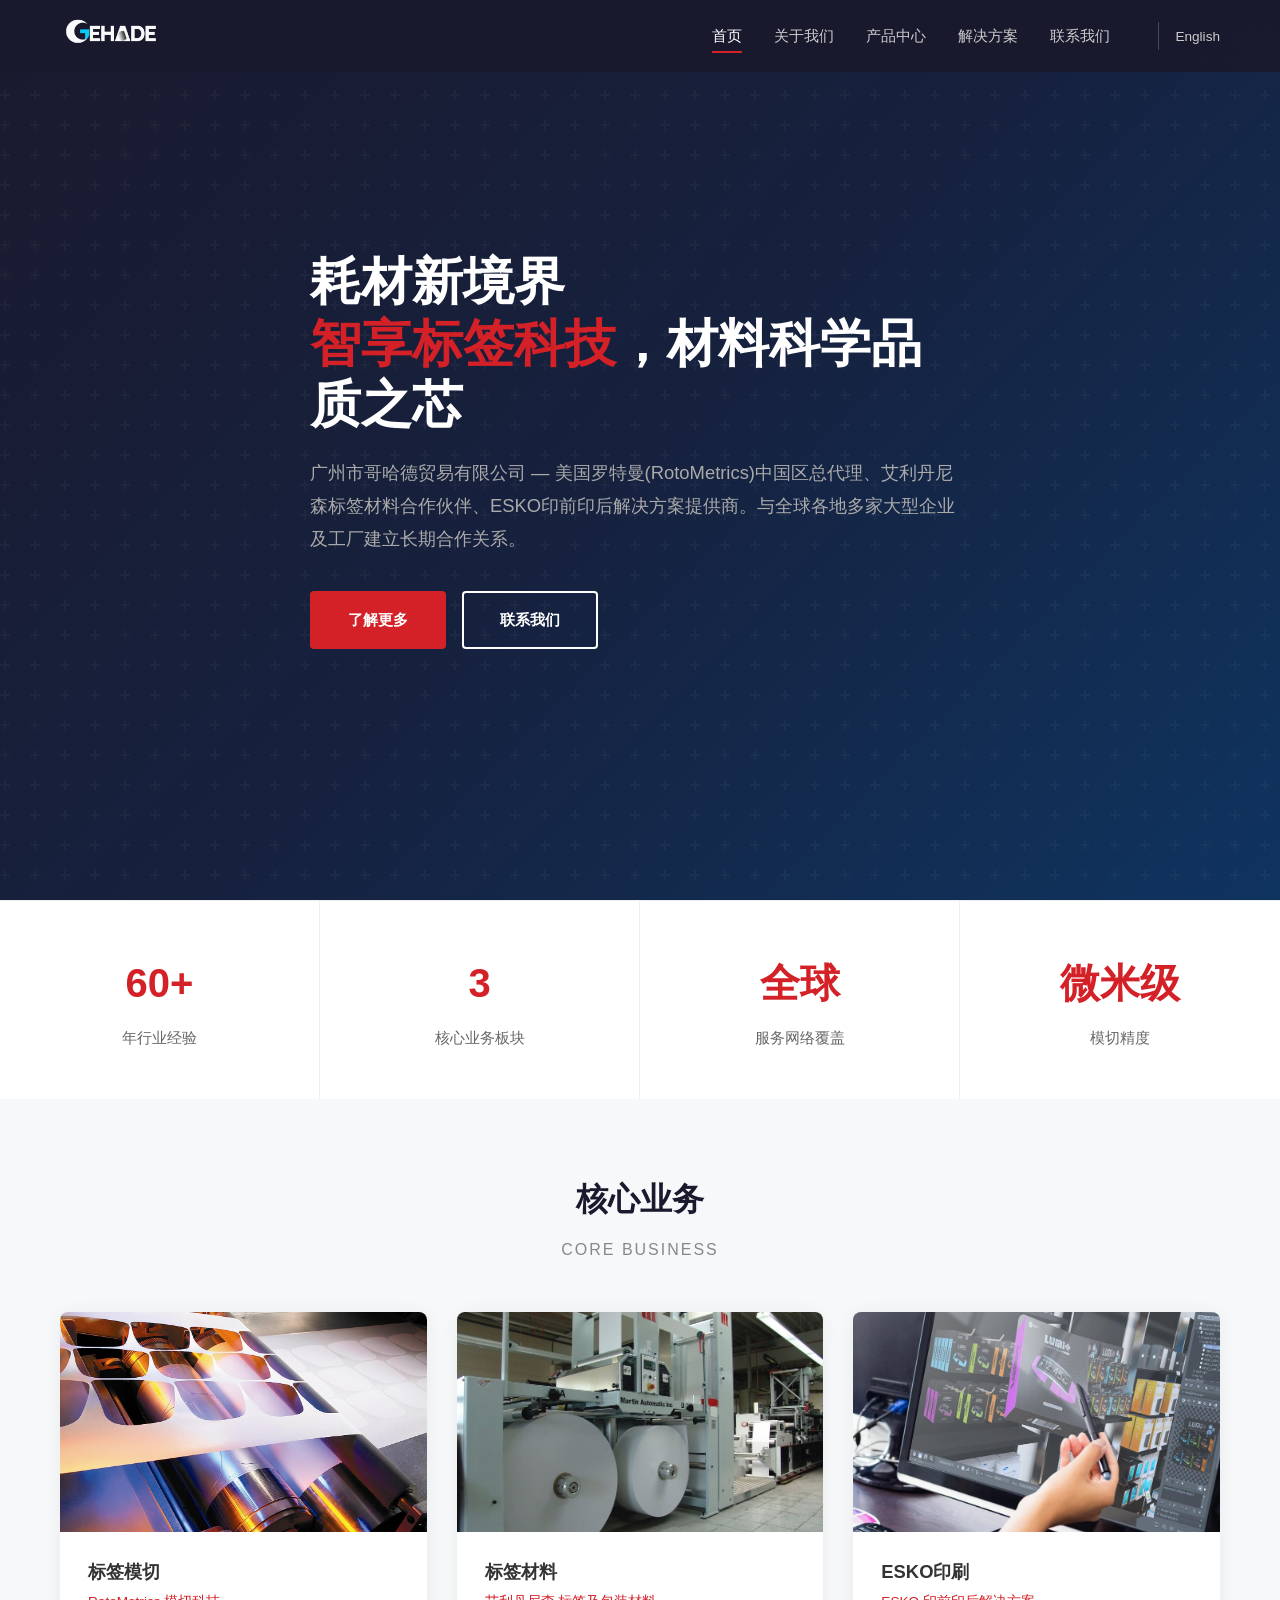
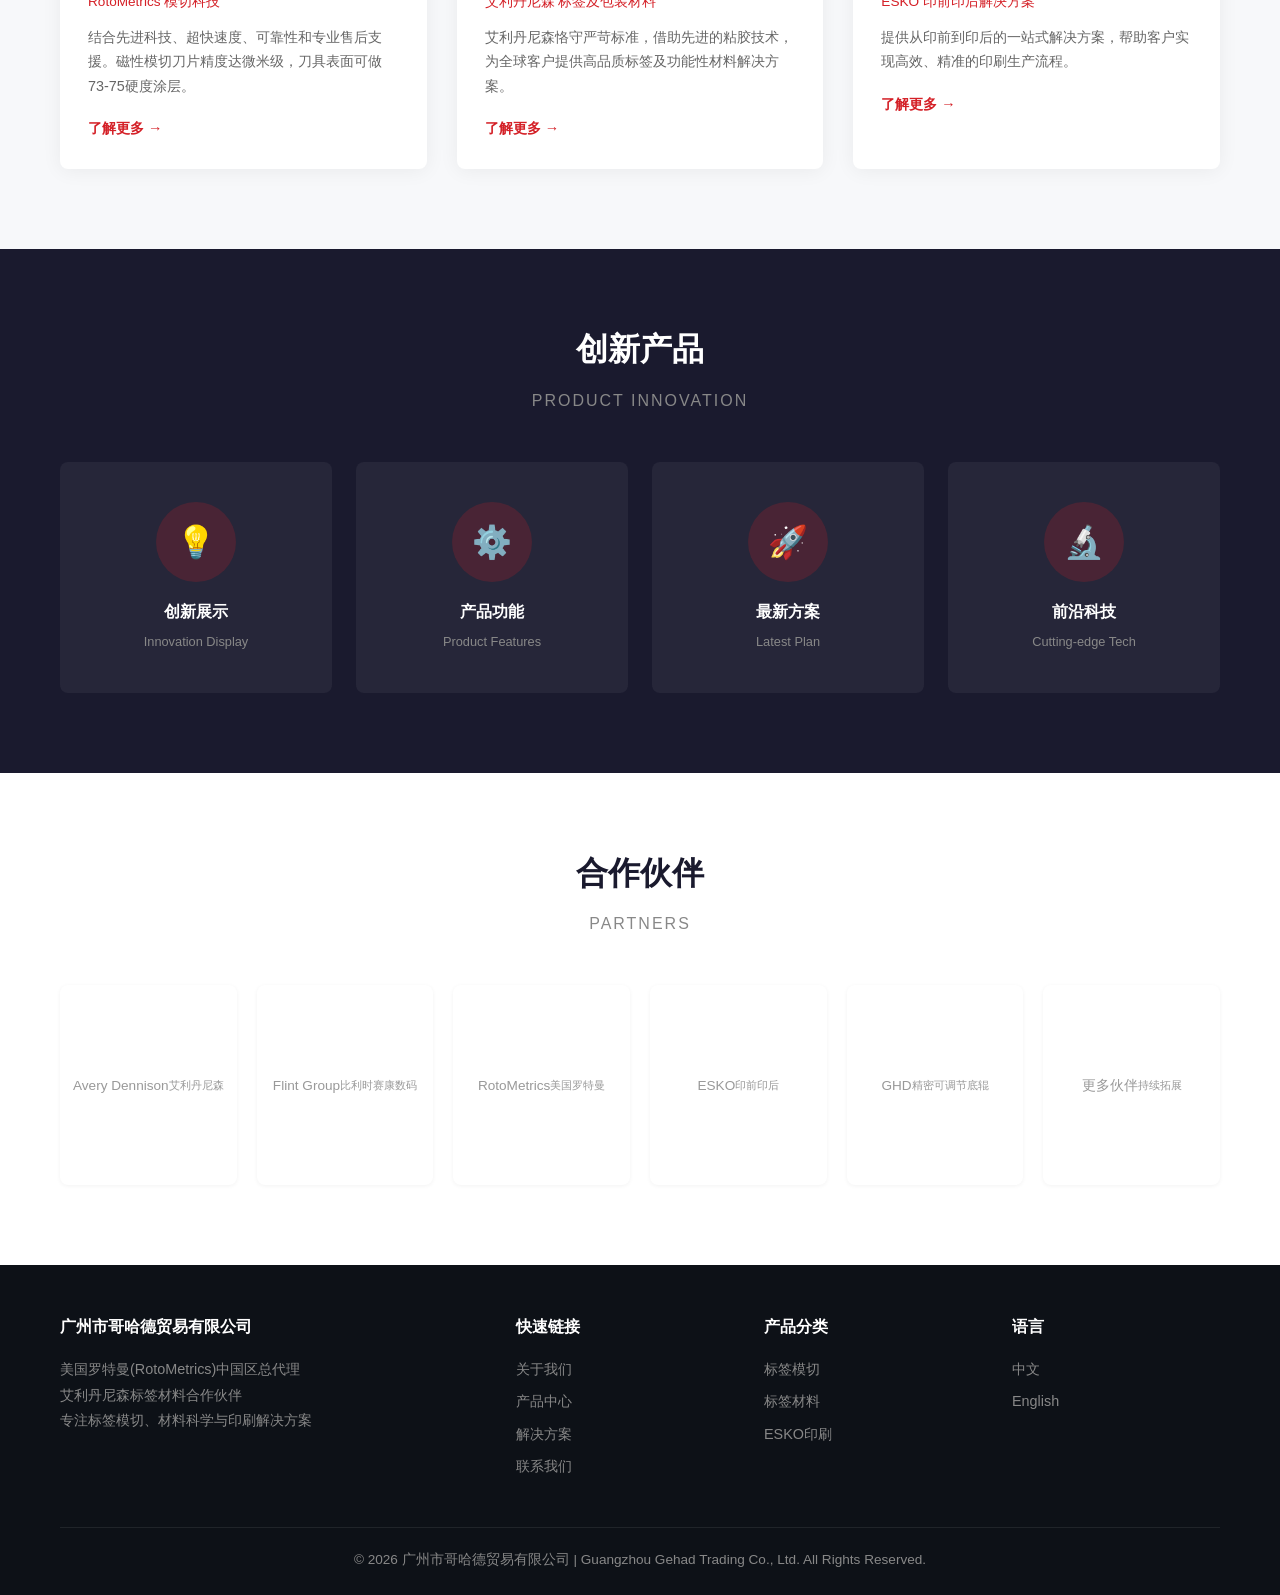
<file: index.html>
<!DOCTYPE html>
<html lang="zh-CN">
<head>
<meta charset="UTF-8">
<meta name="viewport" content="width=device-width, initial-scale=1.0">
<title>广州市哥哈德贸易有限公司 — 标签模切 · 艾利材料 · ESKO印刷</title>
<meta name="description" content="广州市哥哈德贸易有限公司，罗特曼(RotoMetrics)中国区代理，专注标签模切、艾利丹尼森标签材料、ESKO印刷解决方案。联系人：张先生 13818822681">
<meta name="keywords" content="广州市哥哈德贸易有限公司,罗特曼,标签模切,柔性刀版,艾利材料,rotometrics,不干胶模切,RFID标签,电子标签模切,模切机,柔版印刷">
<link rel="stylesheet" href="css/style.css">
<link rel="icon" href="images/126.ico" type="image/x-icon">
</head>
<body>

<!-- Header -->
<header class="header">
  <div class="container header-inner">
    <a href="index.html" class="logo"><img src="images/107.png" alt="广州市哥哈德贸易有限公司"></a>
    <nav class="nav">
      <a href="index.html" class="active">首页</a>
      <a href="about.html">关于我们</a>
      <a href="products.html">产品中心</a>
      <a href="solutions.html">解决方案</a>
      <a href="contact.html">联系我们</a>
      <span class="nav-lang"><a href="en/index.html">English</a></span>
    </nav>
    <button class="menu-toggle" aria-label="菜单"><span></span><span></span><span></span></button>
  </div>
</header>

<!-- Hero -->
<section class="hero">
  <div class="container hero-content">
    <h1>耗材新境界<br><span>智享标签科技</span>，材料科学品质之芯</h1>
    <p>广州市哥哈德贸易有限公司 — 美国罗特曼(RotoMetrics)中国区总代理、艾利丹尼森标签材料合作伙伴、ESKO印前印后解决方案提供商。与全球各地多家大型企业及工厂建立长期合作关系。</p>
    <div class="hero-buttons">
      <a href="about.html" class="btn btn-primary">了解更多</a>
      <a href="contact.html" class="btn btn-outline">联系我们</a>
    </div>
  </div>
</section>

<!-- Stats -->
<section class="stats">
  <div class="stat-item">
    <div class="number">60+</div>
    <div class="label">年行业经验</div>
  </div>
  <div class="stat-item">
    <div class="number">3</div>
    <div class="label">核心业务板块</div>
  </div>
  <div class="stat-item">
    <div class="number">全球</div>
    <div class="label">服务网络覆盖</div>
  </div>
  <div class="stat-item">
    <div class="number">微米级</div>
    <div class="label">模切精度</div>
  </div>
</section>

<!-- Core Business -->
<section class="section section-gray" id="business">
  <div class="container">
    <div class="section-title">
      <h2>核心业务</h2>
      <div class="subtitle">Core Business</div>
    </div>
    <div class="business-grid">
      <div class="business-card">
        <div class="card-img">
          <img src="images/199.jpg" alt="标签模切" style="width:100%;height:100%;object-fit:cover">
        </div>
        <div class="card-body">
          <h3>标签模切</h3>
          <div class="en-name">RotoMetrics 模切科技</div>
          <p>结合先进科技、超快速度、可靠性和专业售后支援。磁性模切刀片精度达微米级，刀具表面可做73-75硬度涂层。</p>
          <a href="products.html#diecut" class="card-link">了解更多</a>
        </div>
      </div>
      <div class="business-card">
        <div class="card-img">
          <img src="images/061.jpg" alt="标签材料" style="width:100%;height:100%;object-fit:cover">
        </div>
        <div class="card-body">
          <h3>标签材料</h3>
          <div class="en-name">艾利丹尼森 标签及包装材料</div>
          <p>艾利丹尼森恪守严苛标准，借助先进的粘胶技术，为全球客户提供高品质标签及功能性材料解决方案。</p>
          <a href="products.html#materials" class="card-link">了解更多</a>
        </div>
      </div>
      <div class="business-card">
        <div class="card-img">
          <img src="images/341.jpg" alt="ESKO印刷" style="width:100%;height:100%;object-fit:cover">
        </div>
        <div class="card-body">
          <h3>ESKO印刷</h3>
          <div class="en-name">ESKO 印前印后解决方案</div>
          <p>提供从印前到印后的一站式解决方案，帮助客户实现高效、精准的印刷生产流程。</p>
          <a href="products.html#esko" class="card-link">了解更多</a>
        </div>
      </div>
    </div>
  </div>
</section>

<!-- Innovation -->
<section class="section section-dark">
  <div class="container">
    <div class="section-title">
      <h2>创新产品</h2>
      <div class="subtitle">Product Innovation</div>
    </div>
    <div class="innovation-grid">
      <a href="solutions.html#innovation" class="innovation-card">
        <div class="icon-img">💡</div>
        <h3>创新展示</h3>
        <div class="en">Innovation Display</div>
      </a>
      <a href="solutions.html#features" class="innovation-card">
        <div class="icon-img">⚙️</div>
        <h3>产品功能</h3>
        <div class="en">Product Features</div>
      </a>
      <a href="solutions.html#latest" class="innovation-card">
        <div class="icon-img">🚀</div>
        <h3>最新方案</h3>
        <div class="en">Latest Plan</div>
      </a>
      <a href="solutions.html#tech" class="innovation-card">
        <div class="icon-img">🔬</div>
        <h3>前沿科技</h3>
        <div class="en">Cutting-edge Tech</div>
      </a>
    </div>
  </div>
</section>

<!-- Partners -->
<section class="section" id="partners">
  <div class="container">
    <div class="section-title">
      <h2>合作伙伴</h2>
      <div class="subtitle">Partners</div>
    </div>
    <div class="partners-grid">
      <div class="partner-item">Avery Dennison<br><small>艾利丹尼森</small></div>
      <div class="partner-item">Flint Group<br><small>比利时赛康数码</small></div>
      <div class="partner-item">RotoMetrics<br><small>美国罗特曼</small></div>
      <div class="partner-item">ESKO<br><small>印前印后</small></div>
      <div class="partner-item">GHD<br><small>精密可调节底辊</small></div>
      <div class="partner-item">更多伙伴<br><small>持续拓展</small></div>
    </div>
  </div>
</section>

<!-- Footer -->
<footer class="footer">
  <div class="container">
    <div class="footer-grid">
      <div class="footer-col">
        <h4>广州市哥哈德贸易有限公司</h4>
        <p>美国罗特曼(RotoMetrics)中国区总代理<br>艾利丹尼森标签材料合作伙伴<br>专注标签模切、材料科学与印刷解决方案</p>
      </div>
      <div class="footer-col">
        <h4>快速链接</h4>
        <a href="about.html">关于我们</a>
        <a href="products.html">产品中心</a>
        <a href="solutions.html">解决方案</a>
        <a href="contact.html">联系我们</a>
      </div>
      <div class="footer-col">
        <h4>产品分类</h4>
        <a href="products.html#diecut">标签模切</a>
        <a href="products.html#materials">标签材料</a>
        <a href="products.html#esko">ESKO印刷</a>
      </div>
      <div class="footer-col">
        <h4>语言</h4>
        <a href="index.html">中文</a>
        <a href="en/index.html">English</a>
      </div>
    </div>
    <div class="footer-bottom">
      <p>&copy; 2026 广州市哥哈德贸易有限公司 | Guangzhou Gehad Trading Co., Ltd. All Rights Reserved.</p>
    </div>
  </div>
</footer>

<script src="js/main.js"></script>
</body>
</html>
</file>
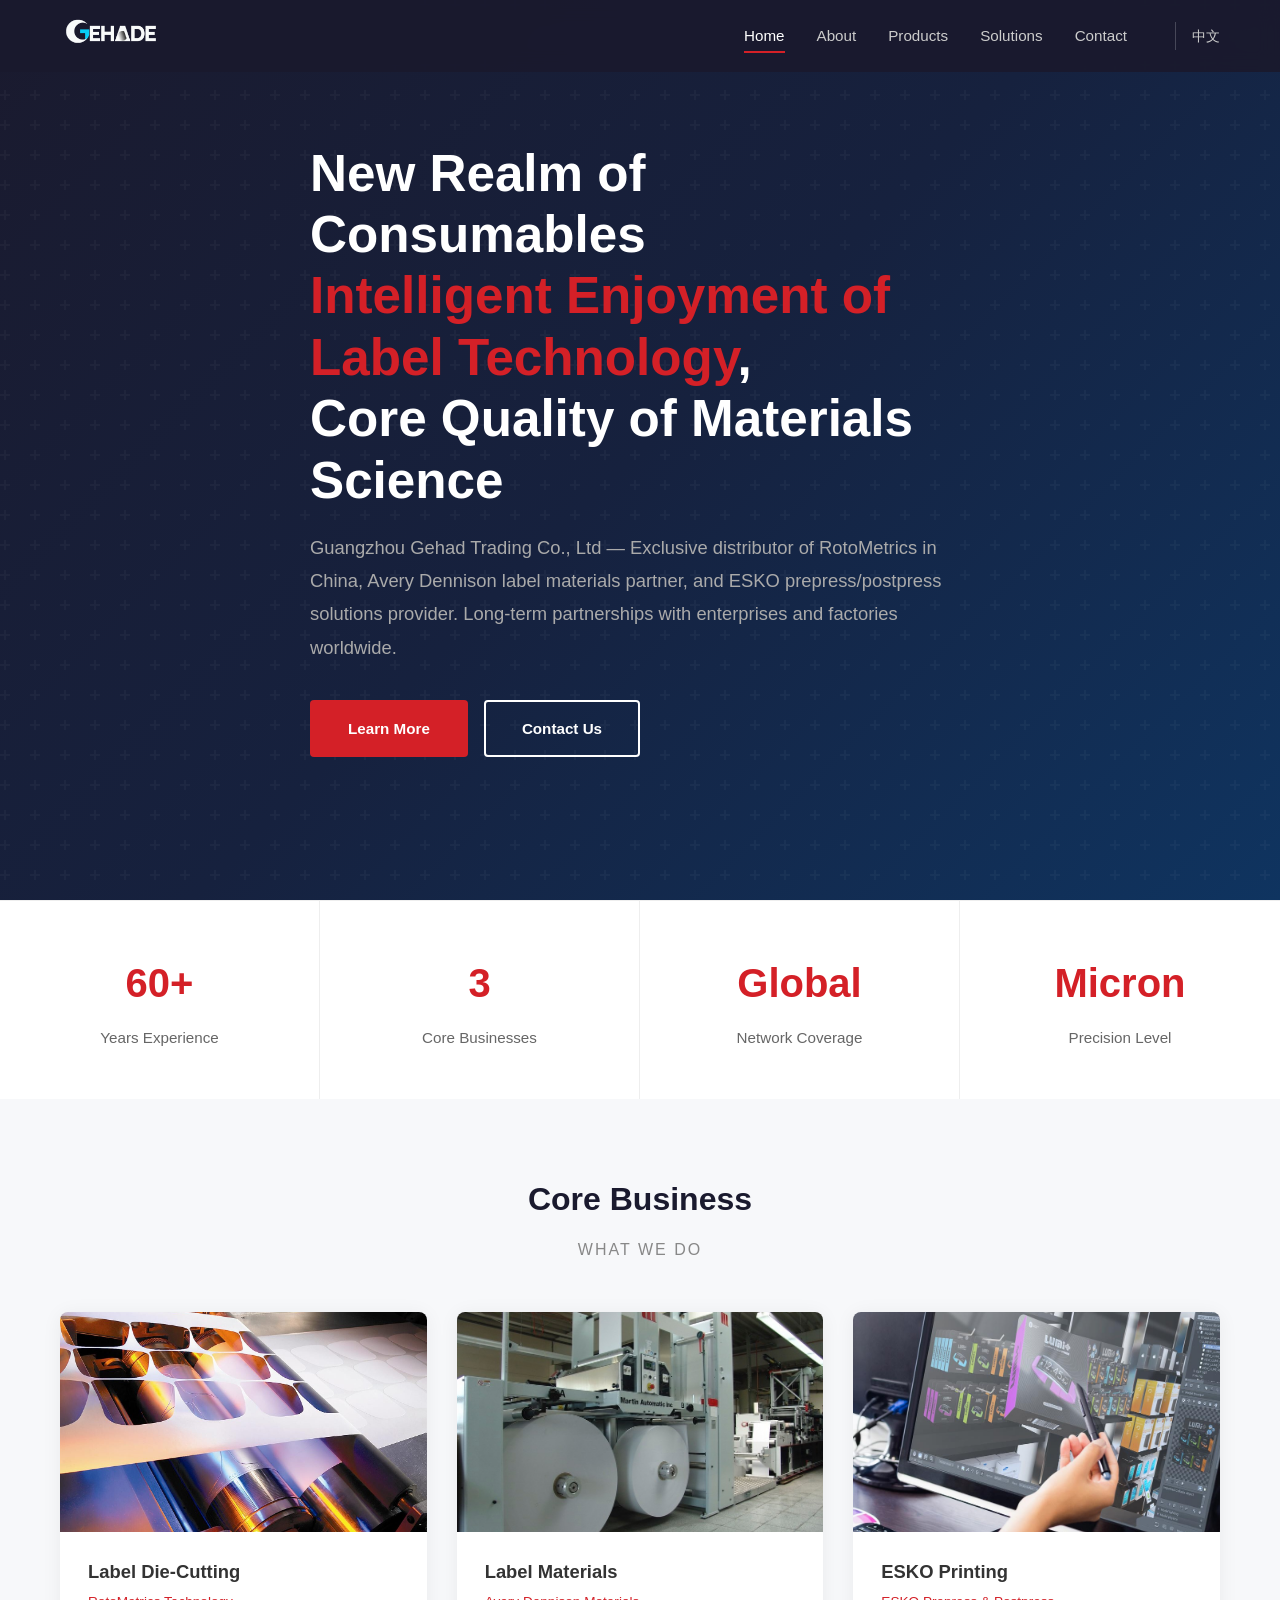
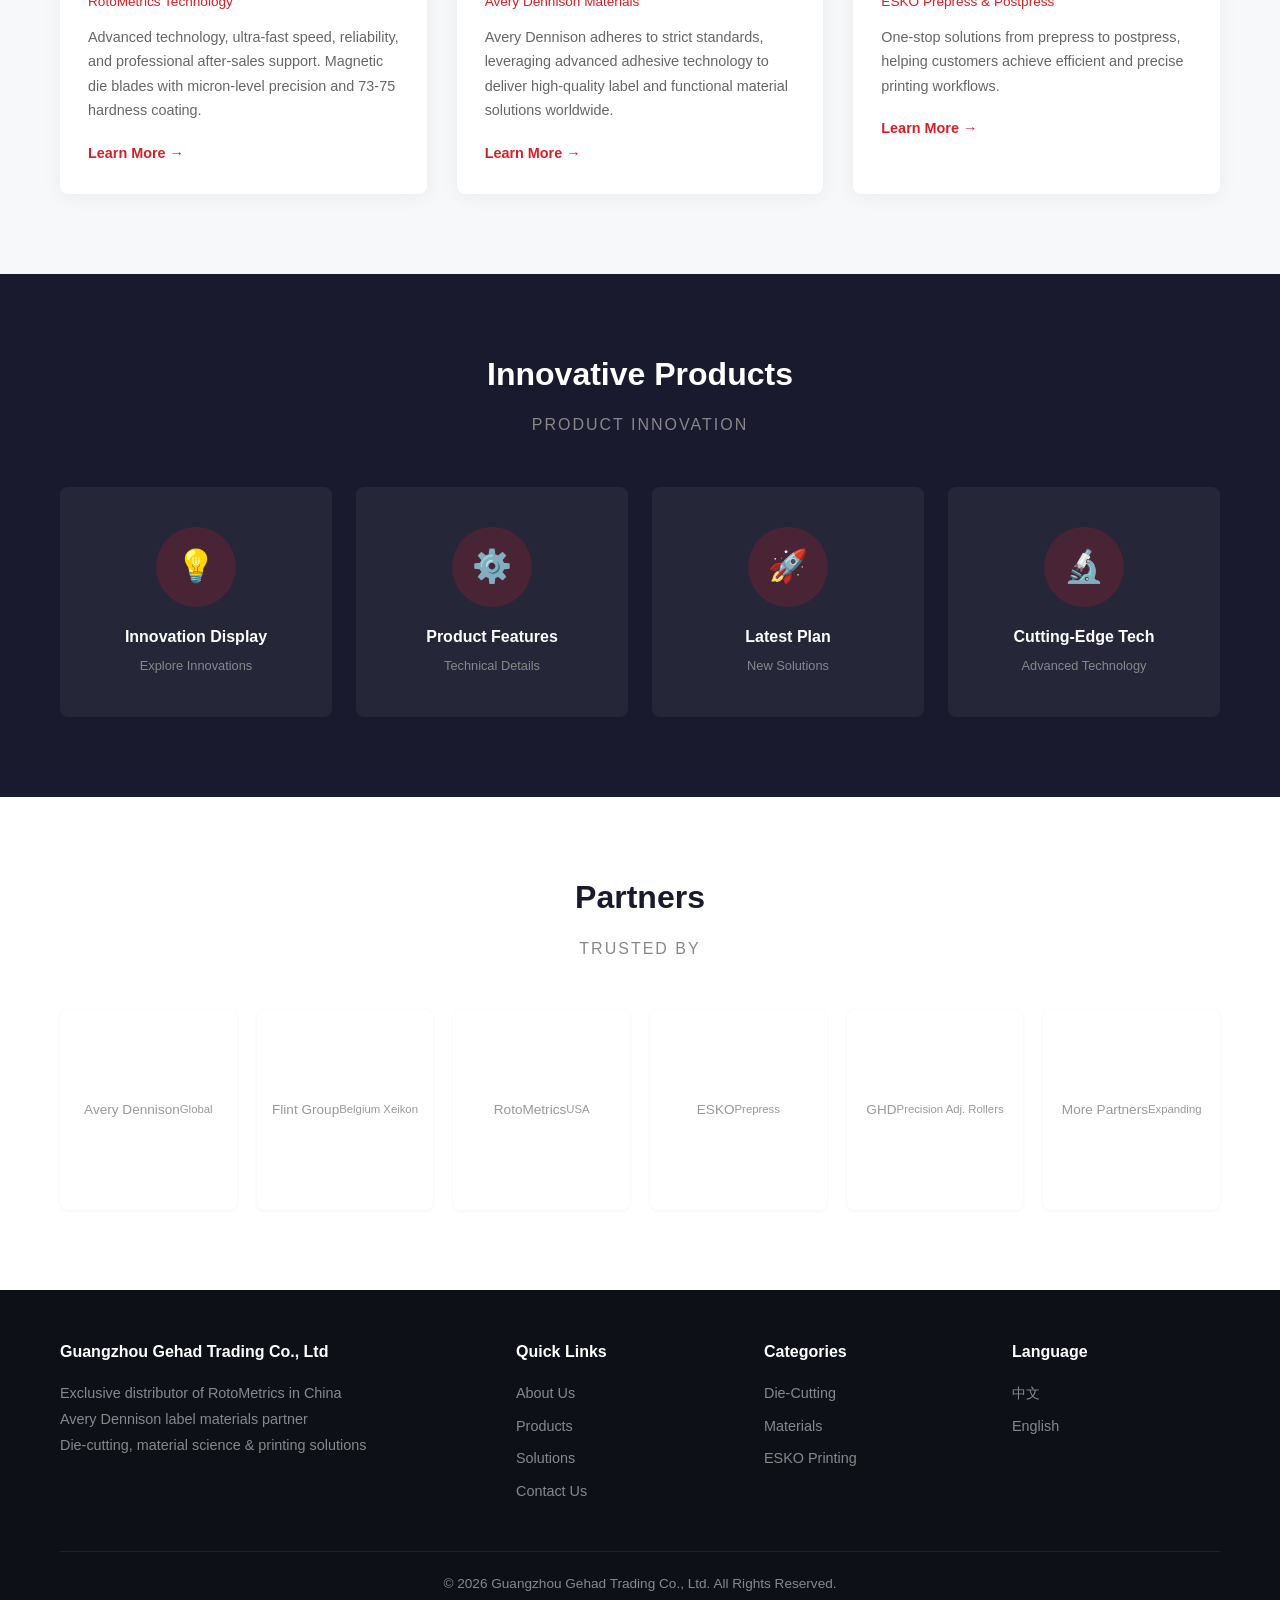
<file: en/index.html>
<!DOCTYPE html>
<html lang="en">
<head>
<meta charset="UTF-8">
<meta name="viewport" content="width=device-width, initial-scale=1.0">
<title>Guangzhou Gehad Trading Co., Ltd — Die-Cutting · Avery Materials · ESKO</title>
<meta name="description" content="Guangzhou Gehad Trading Co., Ltd, exclusive distributor of RotoMetrics in China. Label die-cutting, Avery Dennison materials, ESKO prepress solutions. Contact: Mr. Zhang +86 13818822681">
<meta name="keywords" content="Guangzhou Gehad Trading Co., Ltd, RotoMetrics, label die-cutting, flexible die, Avery Dennison, rotometrics, RFID labels, die-cutting machine">
<link rel="stylesheet" href="../css/style.css">
<link rel="icon" href="../images/126.ico" type="image/x-icon">
</head>
<body>

<header class="header">
  <div class="container header-inner">
    <a href="index.html" class="logo"><img src="../images/107.png" alt="Guangzhou Gehad Trading Co., Ltd"></a>
    <nav class="nav">
      <a href="index.html" class="active">Home</a>
      <a href="about.html">About</a>
      <a href="products.html">Products</a>
      <a href="solutions.html">Solutions</a>
      <a href="contact.html">Contact</a>
      <span class="nav-lang"><a href="../index.html">中文</a></span>
    </nav>
    <button class="menu-toggle" aria-label="Menu"><span></span><span></span><span></span></button>
  </div>
</header>

<section class="hero">
  <div class="container hero-content">
    <h1>New Realm of Consumables<br><span>Intelligent Enjoyment of Label Technology</span>,<br>Core Quality of Materials Science</h1>
    <p>Guangzhou Gehad Trading Co., Ltd — Exclusive distributor of RotoMetrics in China, Avery Dennison label materials partner, and ESKO prepress/postpress solutions provider. Long-term partnerships with enterprises and factories worldwide.</p>
    <div class="hero-buttons">
      <a href="about.html" class="btn btn-primary">Learn More</a>
      <a href="contact.html" class="btn btn-outline">Contact Us</a>
    </div>
  </div>
</section>

<section class="stats">
  <div class="stat-item">
    <div class="number">60+</div>
    <div class="label">Years Experience</div>
  </div>
  <div class="stat-item">
    <div class="number">3</div>
    <div class="label">Core Businesses</div>
  </div>
  <div class="stat-item">
    <div class="number">Global</div>
    <div class="label">Network Coverage</div>
  </div>
  <div class="stat-item">
    <div class="number">Micron</div>
    <div class="label">Precision Level</div>
  </div>
</section>

<section class="section section-gray">
  <div class="container">
    <div class="section-title">
      <h2>Core Business</h2>
      <div class="subtitle">What We Do</div>
    </div>
    <div class="business-grid">
      <div class="business-card">
        <div class="card-img">
          <img src="../images/199.jpg" alt="Die-Cutting" style="width:100%;height:100%;object-fit:cover">
        </div>
        <div class="card-body">
          <h3>Label Die-Cutting</h3>
          <div class="en-name">RotoMetrics Technology</div>
          <p>Advanced technology, ultra-fast speed, reliability, and professional after-sales support. Magnetic die blades with micron-level precision and 73-75 hardness coating.</p>
          <a href="products.html#diecut" class="card-link">Learn More</a>
        </div>
      </div>
      <div class="business-card">
        <div class="card-img">
          <img src="../images/061.jpg" alt="Label Materials" style="width:100%;height:100%;object-fit:cover">
        </div>
        <div class="card-body">
          <h3>Label Materials</h3>
          <div class="en-name">Avery Dennison Materials</div>
          <p>Avery Dennison adheres to strict standards, leveraging advanced adhesive technology to deliver high-quality label and functional material solutions worldwide.</p>
          <a href="products.html#materials" class="card-link">Learn More</a>
        </div>
      </div>
      <div class="business-card">
        <div class="card-img">
          <img src="../images/341.jpg" alt="ESKO Printing" style="width:100%;height:100%;object-fit:cover">
        </div>
        <div class="card-body">
          <h3>ESKO Printing</h3>
          <div class="en-name">ESKO Prepress & Postpress</div>
          <p>One-stop solutions from prepress to postpress, helping customers achieve efficient and precise printing workflows.</p>
          <a href="products.html#esko" class="card-link">Learn More</a>
        </div>
      </div>
    </div>
  </div>
</section>

<section class="section section-dark">
  <div class="container">
    <div class="section-title">
      <h2>Innovative Products</h2>
      <div class="subtitle">Product Innovation</div>
    </div>
    <div class="innovation-grid">
      <a href="solutions.html#innovation" class="innovation-card">
        <div class="icon-img">💡</div>
        <h3>Innovation Display</h3>
        <div class="en">Explore Innovations</div>
      </a>
      <a href="solutions.html#features" class="innovation-card">
        <div class="icon-img">⚙️</div>
        <h3>Product Features</h3>
        <div class="en">Technical Details</div>
      </a>
      <a href="solutions.html#latest" class="innovation-card">
        <div class="icon-img">🚀</div>
        <h3>Latest Plan</h3>
        <div class="en">New Solutions</div>
      </a>
      <a href="solutions.html#tech" class="innovation-card">
        <div class="icon-img">🔬</div>
        <h3>Cutting-Edge Tech</h3>
        <div class="en">Advanced Technology</div>
      </a>
    </div>
  </div>
</section>

<section class="section">
  <div class="container">
    <div class="section-title">
      <h2>Partners</h2>
      <div class="subtitle">Trusted By</div>
    </div>
    <div class="partners-grid">
      <div class="partner-item">Avery Dennison<br><small>Global</small></div>
      <div class="partner-item">Flint Group<br><small>Belgium Xeikon</small></div>
      <div class="partner-item">RotoMetrics<br><small>USA</small></div>
      <div class="partner-item">ESKO<br><small>Prepress</small></div>
      <div class="partner-item">GHD<br><small>Precision Adj. Rollers</small></div>
      <div class="partner-item">More Partners<br><small>Expanding</small></div>
    </div>
  </div>
</section>

<footer class="footer">
  <div class="container">
    <div class="footer-grid">
      <div class="footer-col">
        <h4>Guangzhou Gehad Trading Co., Ltd</h4>
        <p>Exclusive distributor of RotoMetrics in China<br>Avery Dennison label materials partner<br>Die-cutting, material science & printing solutions</p>
      </div>
      <div class="footer-col">
        <h4>Quick Links</h4>
        <a href="about.html">About Us</a>
        <a href="products.html">Products</a>
        <a href="solutions.html">Solutions</a>
        <a href="contact.html">Contact Us</a>
      </div>
      <div class="footer-col">
        <h4>Categories</h4>
        <a href="products.html#diecut">Die-Cutting</a>
        <a href="products.html#materials">Materials</a>
        <a href="products.html#esko">ESKO Printing</a>
      </div>
      <div class="footer-col">
        <h4>Language</h4>
        <a href="../index.html">中文</a>
        <a href="index.html">English</a>
      </div>
    </div>
    <div class="footer-bottom">
      <p>&copy; 2026 Guangzhou Gehad Trading Co., Ltd. All Rights Reserved.</p>
    </div>
  </div>
</footer>

<script src="../js/main.js"></script>
</body>
</html>
</file>
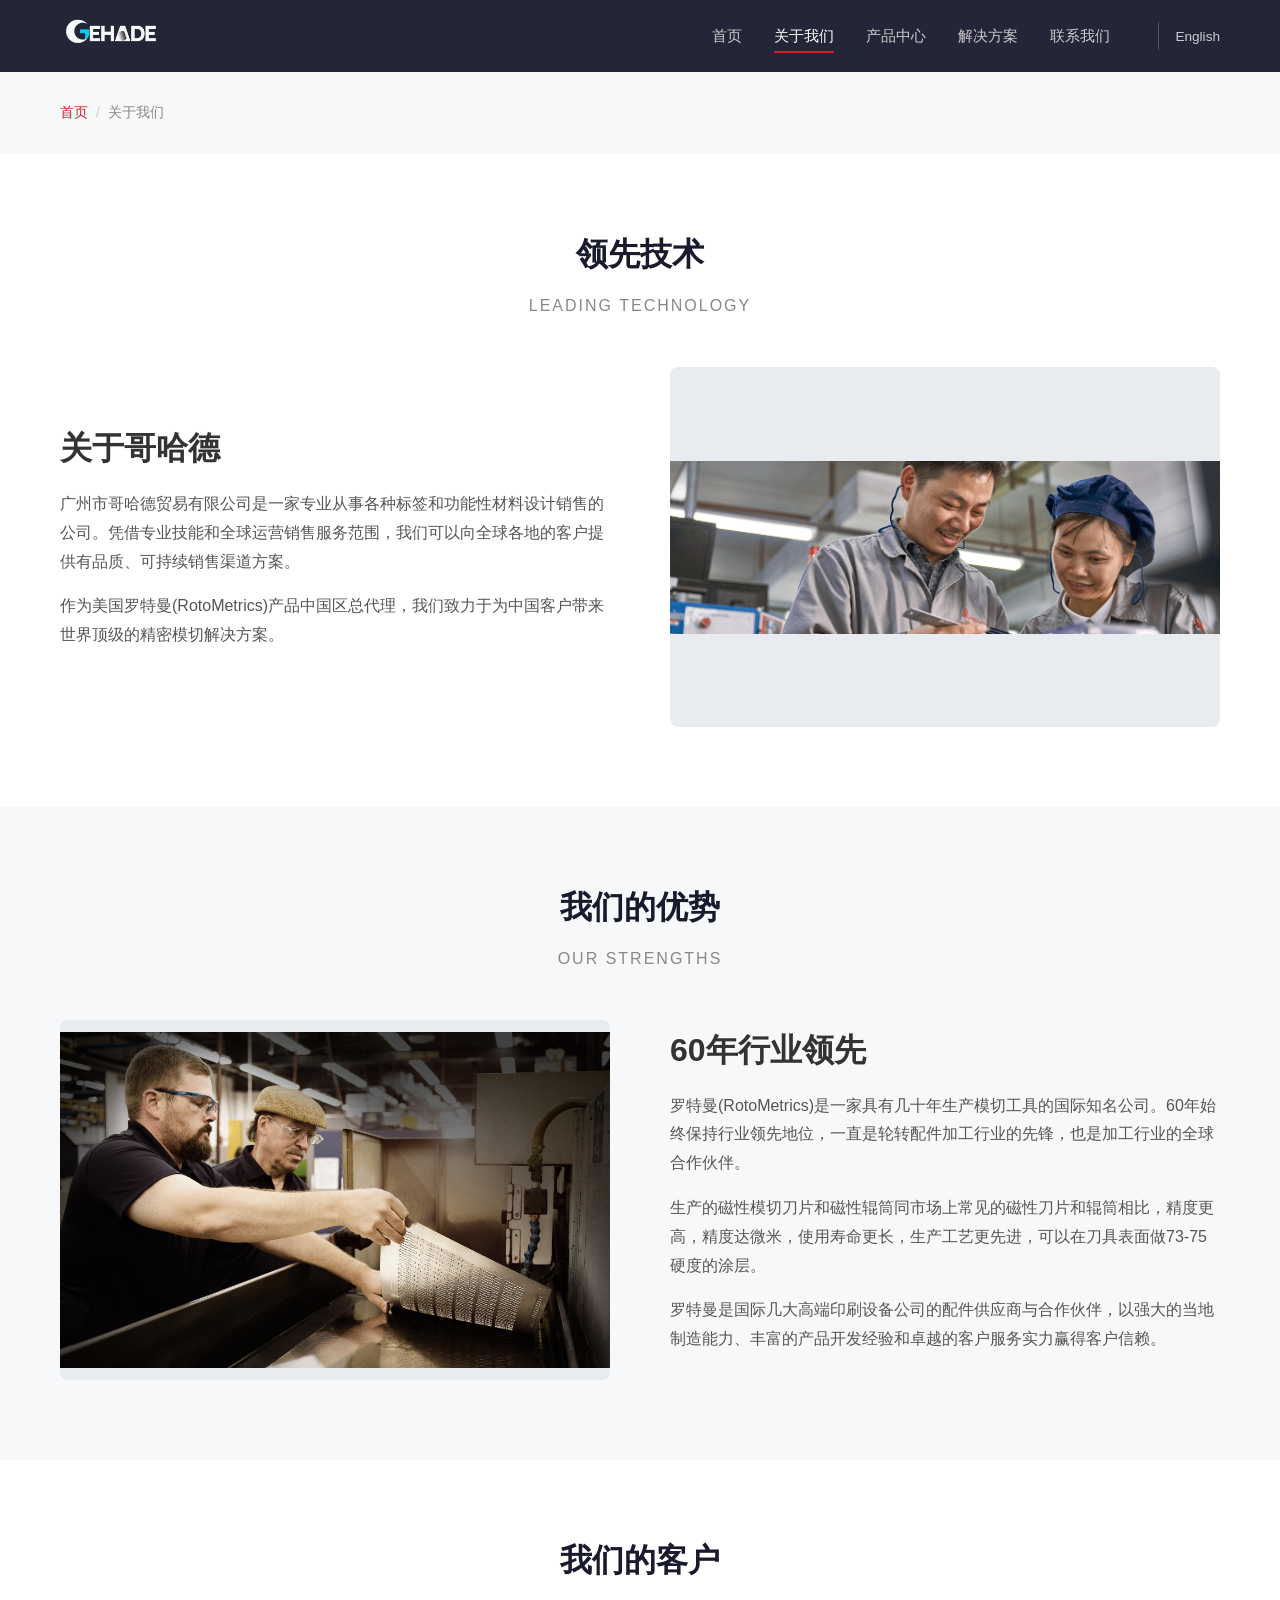
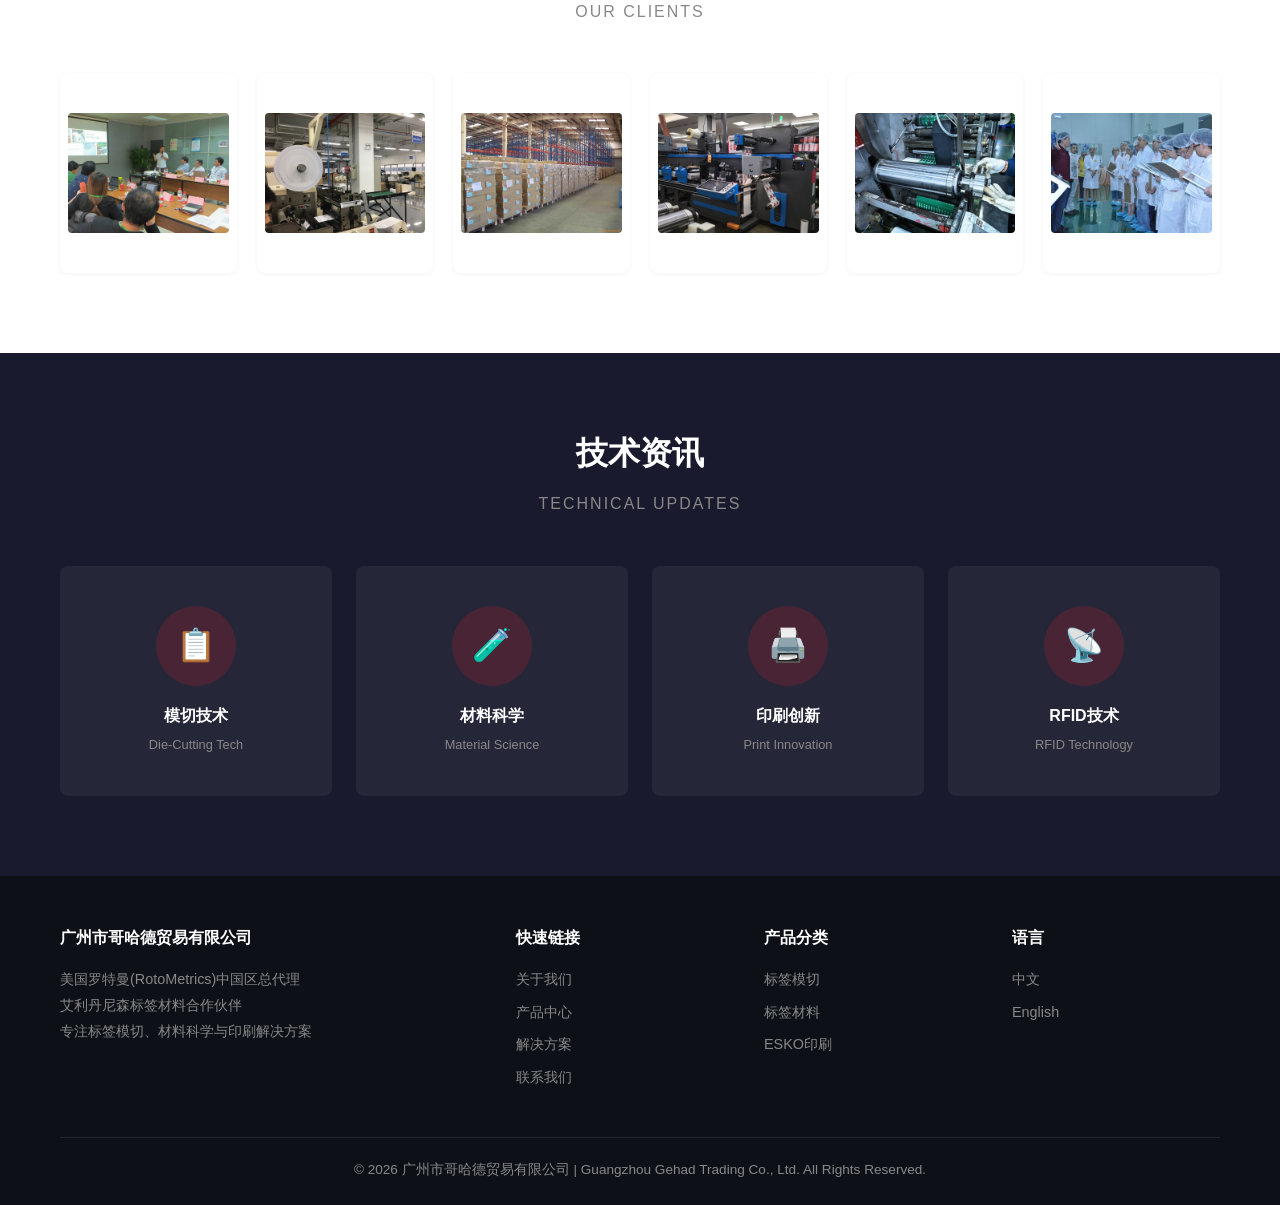
<file: about.html>
<!DOCTYPE html>
<html lang="zh-CN">
<head>
<meta charset="UTF-8">
<meta name="viewport" content="width=device-width, initial-scale=1.0">
<title>关于我们 — 领先技术 — 广州市哥哈德贸易有限公司</title>
<meta name="description" content="广州市哥哈德贸易有限公司，美国罗特曼(RotoMetrics)中国区总代理，专注标签模切、艾利材料、ESKO印刷。60年行业领先地位。">
<meta name="keywords" content="关于我们,领先技术,广州市哥哈德贸易有限公司,罗特曼,模切机,艾利材料">
<link rel="stylesheet" href="css/style.css">
<link rel="icon" href="images/126.ico" type="image/x-icon">
</head>
<body>

<header class="header">
  <div class="container header-inner">
    <a href="index.html" class="logo"><img src="images/107.png" alt="广州市哥哈德贸易有限公司"></a>
    <nav class="nav">
      <a href="index.html">首页</a>
      <a href="about.html" class="active">关于我们</a>
      <a href="products.html">产品中心</a>
      <a href="solutions.html">解决方案</a>
      <a href="contact.html">联系我们</a>
      <span class="nav-lang"><a href="en/index.html">English</a></span>
    </nav>
    <button class="menu-toggle" aria-label="菜单"><span></span><span></span><span></span></button>
  </div>
</header>

<div class="breadcrumb">
  <div class="container">
    <a href="index.html">首页</a><span>/</span>关于我们
  </div>
</div>

<section class="section">
  <div class="container">
    <div class="section-title">
      <h2>领先技术</h2>
      <div class="subtitle">Leading Technology</div>
    </div>

    <div class="content-block">
      <div class="content-text">
        <h2>关于哥哈德</h2>
        <p>广州市哥哈德贸易有限公司是一家专业从事各种标签和功能性材料设计销售的公司。凭借专业技能和全球运营销售服务范围，我们可以向全球各地的客户提供有品质、可持续销售渠道方案。</p>
        <p>作为美国罗特曼(RotoMetrics)产品中国区总代理，我们致力于为中国客户带来世界顶级的精密模切解决方案。</p>
      </div>
      <div class="content-img">
        <img src="images/018.png" alt="公司形象" style="width:100%;height:100%;object-fit:cover">
      </div>
    </div>
  </div>
</section>

<section class="section section-gray">
  <div class="container">
    <div class="section-title">
      <h2>我们的优势</h2>
      <div class="subtitle">Our Strengths</div>
    </div>

    <div class="content-block reverse">
      <div class="content-text">
        <h2>60年行业领先</h2>
        <p>罗特曼(RotoMetrics)是一家具有几十年生产模切工具的国际知名公司。60年始终保持行业领先地位，一直是轮转配件加工行业的先锋，也是加工行业的全球合作伙伴。</p>
        <p>生产的磁性模切刀片和磁性辊筒同市场上常见的磁性刀片和辊筒相比，精度更高，精度达微米，使用寿命更长，生产工艺更先进，可以在刀具表面做73-75硬度的涂层。</p>
        <p>罗特曼是国际几大高端印刷设备公司的配件供应商与合作伙伴，以强大的当地制造能力、丰富的产品开发经验和卓越的客户服务实力赢得客户信赖。</p>
      </div>
      <div class="content-img">
        <img src="images/143.jpg" alt="生产制造" style="width:100%;height:100%;object-fit:cover">
      </div>
    </div>
  </div>
</section>

<section class="section">
  <div class="container">
    <div class="section-title">
      <h2>我们的客户</h2>
      <div class="subtitle">Our Clients</div>
    </div>
    <div class="partners-grid">
      <div class="partner-item"><img src="images/client_052.jpeg" alt="客户001" style="width:100%;height:100%;object-fit:cover;border-radius:4px"></div>
      <div class="partner-item"><img src="images/client_058.jpg" alt="客户002" style="width:100%;height:100%;object-fit:cover;border-radius:4px"></div>
      <div class="partner-item"><img src="images/client_072.jpeg" alt="客户003" style="width:100%;height:100%;object-fit:cover;border-radius:4px"></div>
      <div class="partner-item"><img src="images/client_250.jpg" alt="客户004" style="width:100%;height:100%;object-fit:cover;border-radius:4px"></div>
      <div class="partner-item"><img src="images/client_254.jpg" alt="客户005" style="width:100%;height:100%;object-fit:cover;border-radius:4px"></div>
      <div class="partner-item"><img src="images/client_140.jpeg" alt="客户006" style="width:100%;height:100%;object-fit:cover;border-radius:4px"></div>
    </div>
  </div>
</section>

<section class="section section-dark">
  <div class="container">
    <div class="section-title">
      <h2>技术资讯</h2>
      <div class="subtitle">Technical Updates</div>
    </div>
    <div class="innovation-grid">
      <div class="innovation-card">
        <div class="icon-img">📋</div>
        <h3>模切技术</h3>
        <div class="en">Die-Cutting Tech</div>
      </div>
      <div class="innovation-card">
        <div class="icon-img">🧪</div>
        <h3>材料科学</h3>
        <div class="en">Material Science</div>
      </div>
      <div class="innovation-card">
        <div class="icon-img">🖨️</div>
        <h3>印刷创新</h3>
        <div class="en">Print Innovation</div>
      </div>
      <div class="innovation-card">
        <div class="icon-img">📡</div>
        <h3>RFID技术</h3>
        <div class="en">RFID Technology</div>
      </div>
    </div>
  </div>
</section>

<footer class="footer">
  <div class="container">
    <div class="footer-grid">
      <div class="footer-col">
        <h4>广州市哥哈德贸易有限公司</h4>
        <p>美国罗特曼(RotoMetrics)中国区总代理<br>艾利丹尼森标签材料合作伙伴<br>专注标签模切、材料科学与印刷解决方案</p>
      </div>
      <div class="footer-col">
        <h4>快速链接</h4>
        <a href="about.html">关于我们</a>
        <a href="products.html">产品中心</a>
        <a href="solutions.html">解决方案</a>
        <a href="contact.html">联系我们</a>
      </div>
      <div class="footer-col">
        <h4>产品分类</h4>
        <a href="products.html#diecut">标签模切</a>
        <a href="products.html#materials">标签材料</a>
        <a href="products.html#esko">ESKO印刷</a>
      </div>
      <div class="footer-col">
        <h4>语言</h4>
        <a href="index.html">中文</a>
        <a href="en/index.html">English</a>
      </div>
    </div>
    <div class="footer-bottom">
      <p>&copy; 2026 广州市哥哈德贸易有限公司 | Guangzhou Gehad Trading Co., Ltd. All Rights Reserved.</p>
    </div>
  </div>
</footer>

<script src="js/main.js"></script>
</body>
</html>
</file>
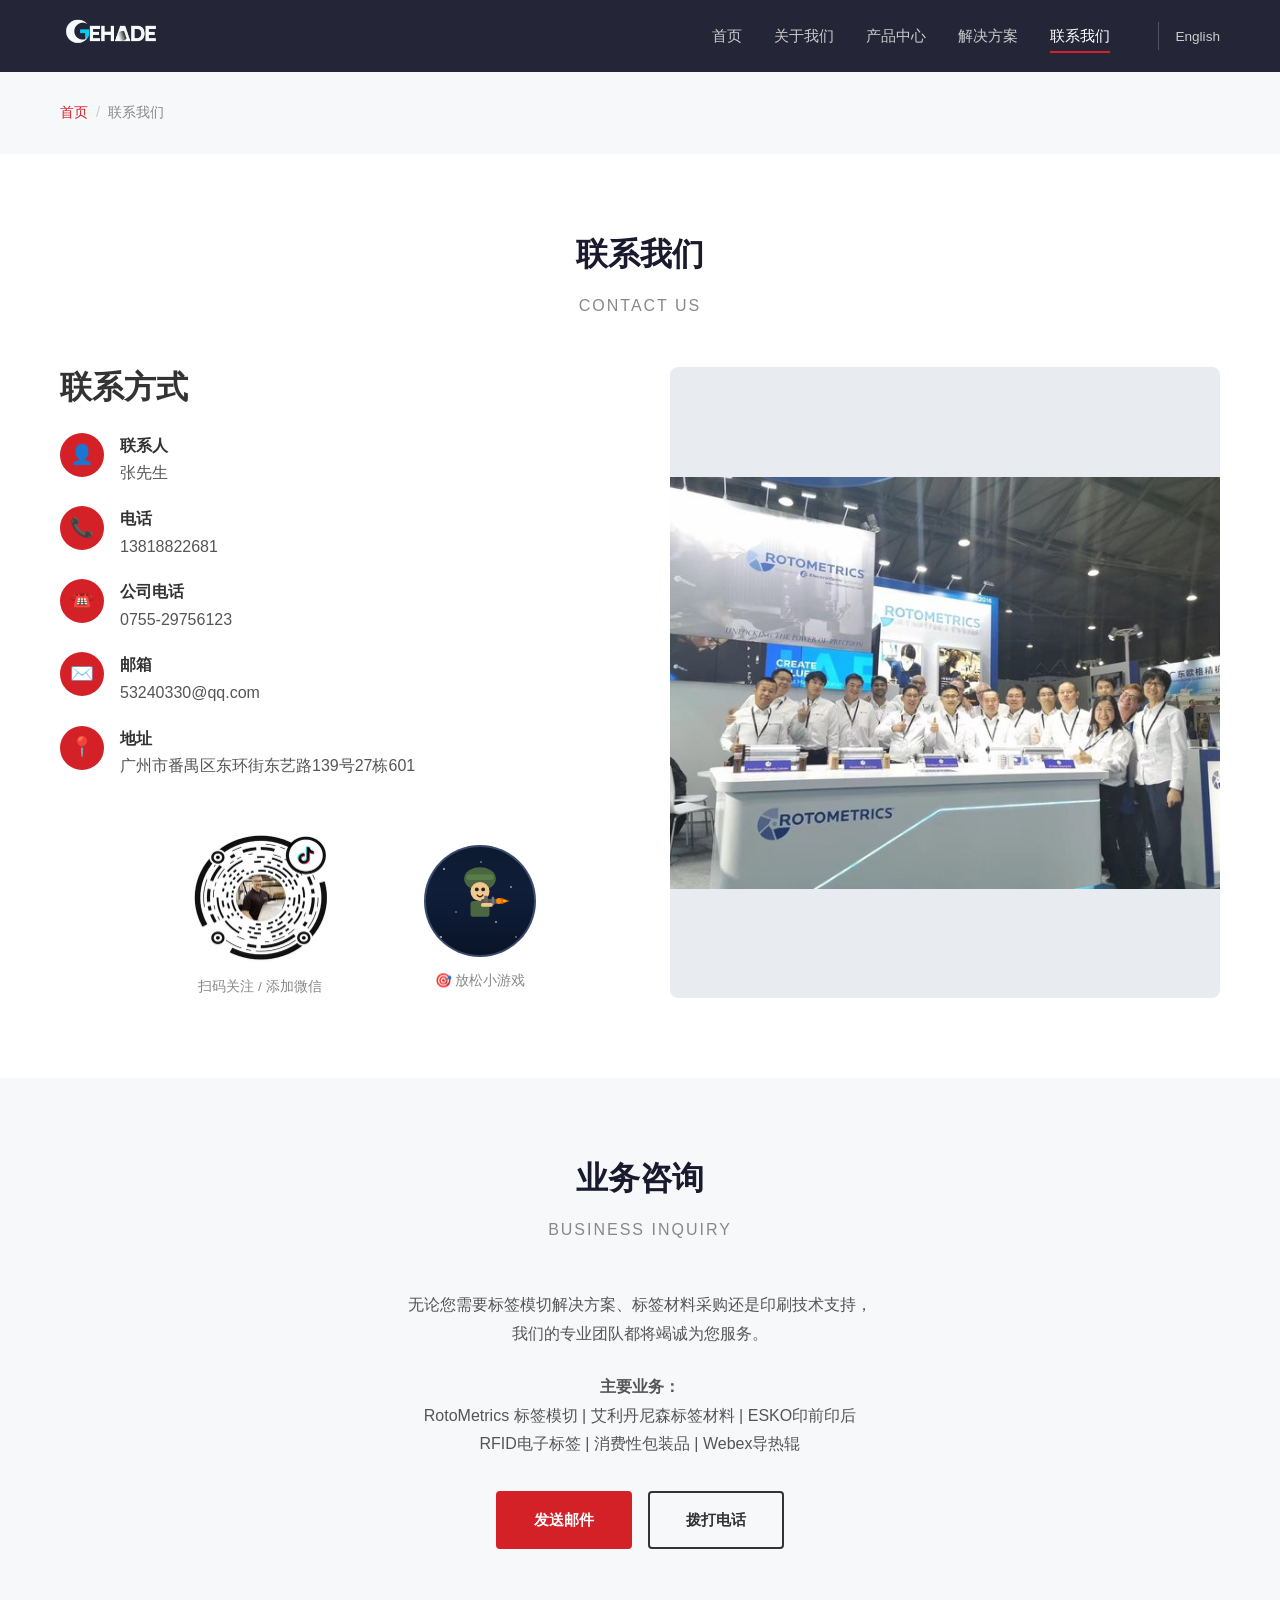
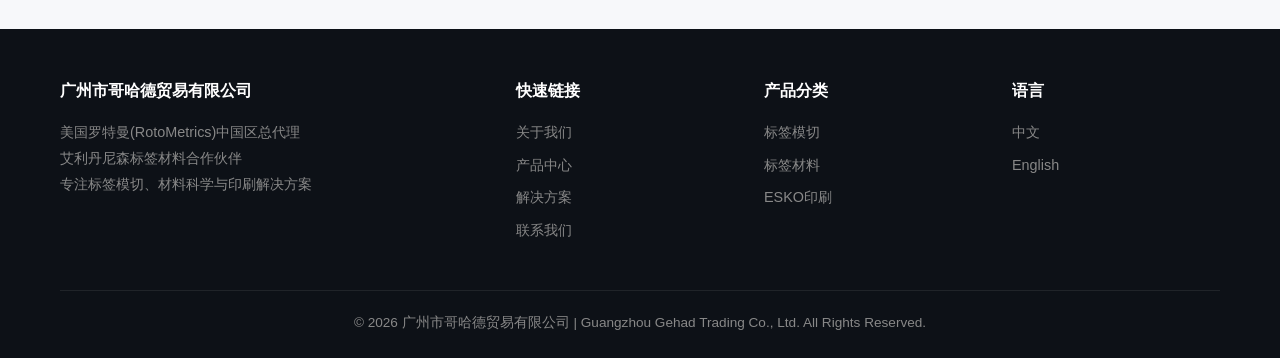
<file: contact.html>
<!DOCTYPE html>
<html lang="zh-CN">
<head>
<meta charset="UTF-8">
<meta name="viewport" content="width=device-width, initial-scale=1.0">
<title>联系我们 — 广州市哥哈德贸易有限公司</title>
<meta name="description" content="联系广州市哥哈德贸易有限公司：张先生 13818822681，邮箱 53240330@qq.com，电话 0755-29756123。标签模切、艾利材料、ESKO印刷咨询。">
<meta name="keywords" content="联系我们,广州市哥哈德贸易有限公司,罗特曼,标签模切,联系方式">
<link rel="stylesheet" href="css/style.css">
<link rel="icon" href="images/126.ico" type="image/x-icon">
</head>
<body>

<header class="header">
  <div class="container header-inner">
    <a href="index.html" class="logo"><img src="images/107.png" alt="广州市哥哈德贸易有限公司"></a>
    <nav class="nav">
      <a href="index.html">首页</a>
      <a href="about.html">关于我们</a>
      <a href="products.html">产品中心</a>
      <a href="solutions.html">解决方案</a>
      <a href="contact.html" class="active">联系我们</a>
      <span class="nav-lang"><a href="en/index.html">English</a></span>
    </nav>
    <button class="menu-toggle" aria-label="菜单"><span></span><span></span><span></span></button>
  </div>
</header>

<div class="breadcrumb">
  <div class="container">
    <a href="index.html">首页</a><span>/</span>联系我们
  </div>
</div>

<section class="section">
  <div class="container">
    <div class="section-title">
      <h2>联系我们</h2>
      <div class="subtitle">Contact Us</div>
    </div>

    <div class="contact-grid">
      <div class="contact-info">
        <h2>联系方式</h2>

        <div class="contact-item">
          <div class="icon">👤</div>
          <div class="info">
            <strong>联系人</strong>
            张先生
          </div>
        </div>

        <div class="contact-item">
          <div class="icon">📞</div>
          <div class="info">
            <strong>电话</strong>
            13818822681
          </div>
        </div>

        <div class="contact-item">
          <div class="icon">☎️</div>
          <div class="info">
            <strong>公司电话</strong>
            0755-29756123
          </div>
        </div>

        <div class="contact-item">
          <div class="icon">✉️</div>
          <div class="info">
            <strong>邮箱</strong>
            53240330@qq.com
          </div>
        </div>

        <div class="contact-item">
          <div class="icon">📍</div>
          <div class="info">
            <strong>地址</strong>
            广州市番禺区东环街东艺路139号27栋601
          </div>
        </div>

        <div style="display:flex; gap:10px; align-items:stretch; flex-wrap:wrap;">
          <div class="qr-box" style="flex:1; min-width:140px;">
            <img src="images/contact_qr.jpg" alt="哥哈德二维码">
            <p>扫码关注 / 添加微信</p>
          </div>
          <a href="gatling.html" class="qr-box" style="flex:0 0 auto; min-width:140px; transform:translateX(-60px); text-decoration:none; cursor:pointer;">
            <div style="width:112px; height:112px; border-radius:50%; background:radial-gradient(1.5px 1.5px at 18px 22px,#fff,transparent),radial-gradient(1px 1px at 55px 15px,#fff,transparent),radial-gradient(1.2px 1.2px at 85px 40px,#fff,transparent),radial-gradient(1px 1px at 30px 65px,#fff,transparent),radial-gradient(1.3px 1.3px at 70px 75px,#fff,transparent),radial-gradient(1px 1px at 90px 90px,#fff,transparent),radial-gradient(1.5px 1.5px at 15px 90px,#fff,transparent),radial-gradient(1px 1px at 50px 50px,#fff,transparent),linear-gradient(180deg,#0c1a30 0%,#101e3a 40%,#0a1428 100%); border:2px solid rgba(160,190,240,0.3); display:flex; align-items:center; justify-content:center; margin:14px auto 12px; overflow:hidden; transition:all .3s;" onmouseover="this.style.borderColor='#ff0';this.style.boxShadow='0 0 20px rgba(255,255,0,0.4)'" onmouseout="this.style.borderColor='rgba(0,255,100,0.4)';this.style.boxShadow='none'">
              <svg width="76" height="76" viewBox="0 0 72 72">
                <ellipse cx="36" cy="15" rx="15" ry="11" fill="#4a6741"/>
                <rect x="23" y="11" width="26" height="5" rx="3" fill="#5a7d4a"/>
                <circle cx="36" cy="27" r="9" fill="#f4c78d"/>
                <circle cx="33" cy="25" r="1.8" fill="#222"/>
                <circle cx="39" cy="25" r="1.8" fill="#222"/>
                <path d="M33 30 Q36 34 39 30" stroke="#222" stroke-width="1.3" fill="none"/>
                <rect x="27" y="36" width="18" height="15" rx="3" fill="#4a6741"/>
                <rect x="37" y="34" width="18" height="4.5" rx="2" fill="#555"/>
                <rect x="40" y="31" width="3.5" height="10" rx="1" fill="#666"/>
                <rect x="47" y="32" width="2.5" height="8" rx="1" fill="#777"/>
                <circle cx="54" cy="36" r="2.8" fill="#f80"/>
                <polygon points="56,33 64,36 56,39" fill="#f60" opacity="0.9"/>
                <polygon points="58,35 62,36 58,37" fill="#ff0" opacity="0.8"/>
                <rect x="37" y="38" width="11" height="3.5" rx="1.5" fill="#f4c78d"/>
              </svg>
            </div>
            <p>🎯 放松小游戏</p>
          </a>
        </div>
      </div>

      <div class="content-img" style="min-height: 500px;">
        <img src="images/contact_map.jpg" alt="地图位置（可替换为百度/谷歌地图嵌入）" style="width:100%;height:100%;object-fit:contain">
      </div>
    </div>
  </div>
</section>

<!-- Business Inquiry -->
<section class="section section-gray">
  <div class="container">
    <div class="section-title">
      <h2>业务咨询</h2>
      <div class="subtitle">Business Inquiry</div>
    </div>

    <div style="max-width: 700px; margin: 0 auto; text-align: center;">
      <p style="color: #555; line-height: 1.8; margin-bottom: 24px;">
        无论您需要标签模切解决方案、标签材料采购还是印刷技术支持，<br>
        我们的专业团队都将竭诚为您服务。
      </p>
      <p style="color: #555; line-height: 1.8;">
        <strong>主要业务：</strong><br>
        RotoMetrics 标签模切 | 艾利丹尼森标签材料 | ESKO印前印后<br>
        RFID电子标签 | 消费性包装品 | Webex导热辊
      </p>
      <div style="margin-top: 32px;">
        <a href="mailto:53240330@qq.com" class="btn btn-primary">发送邮件</a>
        <a href="tel:13818822681" class="btn btn-outline-dark" style="margin-left: 12px;">拨打电话</a>
      </div>
    </div>
  </div>
</section>

<footer class="footer">
  <div class="container">
    <div class="footer-grid">
      <div class="footer-col">
        <h4>广州市哥哈德贸易有限公司</h4>
        <p>美国罗特曼(RotoMetrics)中国区总代理<br>艾利丹尼森标签材料合作伙伴<br>专注标签模切、材料科学与印刷解决方案</p>
      </div>
      <div class="footer-col">
        <h4>快速链接</h4>
        <a href="about.html">关于我们</a>
        <a href="products.html">产品中心</a>
        <a href="solutions.html">解决方案</a>
        <a href="contact.html">联系我们</a>
      </div>
      <div class="footer-col">
        <h4>产品分类</h4>
        <a href="products.html#diecut">标签模切</a>
        <a href="products.html#materials">标签材料</a>
        <a href="products.html#esko">ESKO印刷</a>
      </div>
      <div class="footer-col">
        <h4>语言</h4>
        <a href="index.html">中文</a>
        <a href="en/index.html">English</a>
      </div>
    </div>
    <div class="footer-bottom">
      <p>&copy; 2026 广州市哥哈德贸易有限公司 | Guangzhou Gehad Trading Co., Ltd. All Rights Reserved.</p>
    </div>
  </div>
</footer>

<script src="js/main.js"></script>
</body>
</html>
</file>
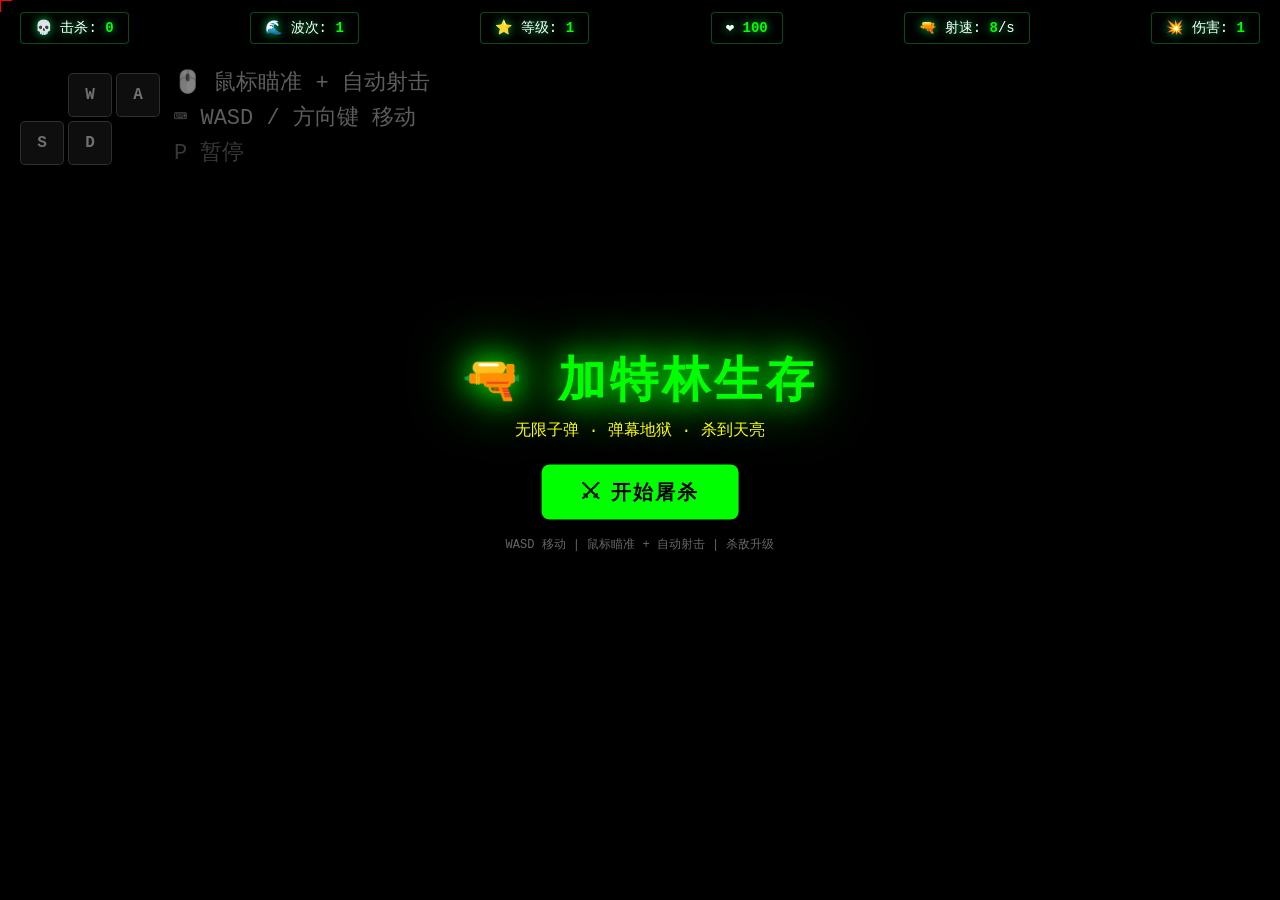
<file: gatling.html>
<!DOCTYPE html>
<html lang="zh-CN">
<head>
<meta charset="UTF-8">
<meta name="viewport" content="width=device-width, initial-scale=1.0">
<title>加特林生存 — 无限子弹射击</title>
<style>
*{margin:0;padding:0;box-sizing:border-box}
body{background:#000;overflow:hidden;cursor:none;user-select:none;font-family:'Courier New',monospace}
canvas{display:block}
#ui{position:fixed;top:0;left:0;width:100%;pointer-events:none;z-index:10}
#hud{display:flex;justify-content:space-between;padding:12px 20px;color:#fff;font-size:14px;text-shadow:0 0 10px rgba(0,255,100,0.8)}
.hud-item{background:rgba(0,0,0,0.6);padding:6px 14px;border-radius:4px;border:1px solid rgba(0,255,100,0.3)}
.hud-item span{color:#0f0;font-weight:bold}
#levelup{position:fixed;top:50%;left:50%;transform:translate(-50%,-50%);display:none;z-index:20}
#levelup.show{display:block}
#levelup .title{text-align:center;color:#ff0;font-size:28px;text-shadow:0 0 20px #ff0;margin-bottom:16px}
#levelup .cards{display:flex;gap:12px;flex-wrap:wrap;justify-content:center}
.card{background:rgba(0,0,0,0.85);border:2px solid #0f0;border-radius:8px;padding:14px;width:160px;cursor:pointer;pointer-events:auto;transition:all .2s}
.card:hover{border-color:#ff0;box-shadow:0 0 20px rgba(255,255,0,0.4);transform:scale(1.05)}
.card h3{color:#0f0;font-size:14px;margin-bottom:6px}
.card p{color:#aaa;font-size:11px;line-height:1.4}
#crosshair{position:fixed;pointer-events:none;z-index:30;width:24px;height:24px;transform:translate(-50%,-50%)}
#crosshair::before,#crosshair::after{content:'';position:absolute;background:#f00}
#crosshair::before{width:2px;height:100%;left:11px;top:0}
#crosshair::after{height:2px;width:100%;left:0;top:11px}
#start{position:fixed;top:50%;left:50%;transform:translate(-50%,-50%);z-index:100;text-align:center}
#start h1{color:#0f0;font-size:48px;text-shadow:0 0 30px #0f0,0 0 60px #0f0;margin-bottom:8px;letter-spacing:4px}
#start .sub{color:#ff0;font-size:16px;margin-bottom:24px}
#start button{background:#0f0;color:#000;border:none;padding:14px 40px;font-size:20px;font-weight:bold;border-radius:8px;cursor:pointer;letter-spacing:2px}
#start button:hover{background:#ff0;box-shadow:0 0 30px #ff0}
#start .tips{color:#666;font-size:12px;margin-top:16px}
#gameover{position:fixed;top:50%;left:50%;transform:translate(-50%,-50%);display:none;z-index:100;text-align:center}
#gameover .go-title{color:#f00;font-size:42px;text-shadow:0 0 30px #f00;margin-bottom:12px}
#gameover .stats{color:#fff;font-size:16px;margin-bottom:16px;line-height:1.8}
#gameover button{background:#f00;color:#fff;border:none;padding:12px 32px;font-size:18px;border-radius:8px;cursor:pointer}
#gameover button:hover{box-shadow:0 0 20px #f00}
</style>
</head>
<body>

<div id="start">
<h1>🔫 加特林生存</h1>
<div class="sub">无限子弹 · 弹幕地狱 · 杀到天亮</div>
<button onclick="startGame()">⚔ 开始屠杀</button>
<div class="tips">WASD 移动 | 鼠标瞄准 + 自动射击 | 杀敌升级</div>
</div>

<div id="gameover">
<div class="go-title">💀 你死了</div>
<div class="stats" id="gostats"></div>
<button onclick="startGame()">🔄 再来一局</button>
</div>

<div id="ui">
<div id="hud">
<div class="hud-item">💀 击杀: <span id="kills">0</span></div>
<div class="hud-item">🌊 波次: <span id="wave">1</span></div>
<div class="hud-item">⭐ 等级: <span id="lvl">1</span></div>
<div class="hud-item">❤️ <span id="hp">100</span></div>
<div class="hud-item">🔫 射速: <span id="fr">8</span>/s</div>
<div class="hud-item">💥 伤害: <span id="dmg">1</span></div>
</div>
<div id="keyhint" style="margin:10px 0 0 20px;display:flex;align-items:center;gap:14px;opacity:0.55;pointer-events:none;">
  <div style="display:grid;grid-template-columns:44px 44px 44px;grid-template-rows:44px 44px;gap:4px;">
    <div style="grid-column:2;background:rgba(255,255,255,0.1);border:1px solid rgba(255,255,255,0.25);border-radius:5px;display:flex;align-items:center;justify-content:center;color:#ccc;font-size:16px;font-weight:bold;">W</div>
    <div style="background:rgba(255,255,255,0.1);border:1px solid rgba(255,255,255,0.25);border-radius:5px;display:flex;align-items:center;justify-content:center;color:#ccc;font-size:16px;font-weight:bold;">A</div>
    <div style="background:rgba(255,255,255,0.1);border:1px solid rgba(255,255,255,0.25);border-radius:5px;display:flex;align-items:center;justify-content:center;color:#ccc;font-size:16px;font-weight:bold;">S</div>
    <div style="background:rgba(255,255,255,0.1);border:1px solid rgba(255,255,255,0.25);border-radius:5px;display:flex;align-items:center;justify-content:center;color:#ccc;font-size:16px;font-weight:bold;">D</div>
  </div>
  <div style="color:#aaa;font-size:22px;line-height:1.6;">
    <div>🖱️ 鼠标瞄准 + 自动射击</div>
    <div>⌨️ WASD / 方向键 移动</div>
    <div style="color:#666;">P 暂停</div>
  </div>
</div>
</div>

<div id="crosshair"></div>
<div id="levelup"><div class="title">🎯 升级！选择技能</div><div class="cards" id="upcards"></div></div>

<canvas id="game"></canvas>

<script>
// ==================== 音频引擎 ====================
const AudioCtx = window.AudioContext || window.webkitAudioContext;
let actx;

function initAudio(){if(!actx) actx = new AudioCtx()}

function sfxShoot(){
  if(!actx) return;
  const t = actx.currentTime;
  // 白噪声脉冲 — 枪声
  const buf = actx.createBuffer(1, actx.sampleRate*0.06, actx.sampleRate);
  const d = buf.getChannelData(0);
  for(let i=0;i<d.length;i++) d[i] = (Math.random()*2-1) * Math.exp(-i/(actx.sampleRate*0.008));
  const src = actx.createBufferSource(); src.buffer = buf;
  const flt = actx.createBiquadFilter(); flt.type='lowpass'; flt.frequency.setValueAtTime(3000,t); flt.frequency.exponentialRampToValueAtTime(200,t+0.05);
  const gain = actx.createGain(); gain.gain.setValueAtTime(0.3,t); gain.gain.exponentialRampToValueAtTime(0.001,t+0.06);
  src.connect(flt); flt.connect(gain); gain.connect(actx.destination);
  src.start(t); src.stop(t+0.06);
  // 低频脉冲 — 加特林"突突"
  const osc = actx.createOscillator(); osc.type='square'; osc.frequency.setValueAtTime(80,t); osc.frequency.exponentialRampToValueAtTime(30,t+0.05);
  const og = actx.createGain(); og.gain.setValueAtTime(0.15,t); og.gain.exponentialRampToValueAtTime(0.001,t+0.05);
  osc.connect(og); og.connect(actx.destination);
  osc.start(t); osc.stop(t+0.05);
}

function sfxExplosion(){
  if(!actx) return;
  const t = actx.currentTime;
  const buf = actx.createBuffer(1, actx.sampleRate*0.3, actx.sampleRate);
  const d = buf.getChannelData(0);
  for(let i=0;i<d.length;i++) d[i] = (Math.random()*2-1) * Math.exp(-i/(actx.sampleRate*0.06));
  const src = actx.createBufferSource(); src.buffer = buf;
  const flt = actx.createBiquadFilter(); flt.type='lowpass'; flt.frequency.setValueAtTime(800,t); flt.frequency.exponentialRampToValueAtTime(50,t+0.3);
  const gain = actx.createGain(); gain.gain.setValueAtTime(0.5,t); gain.gain.exponentialRampToValueAtTime(0.001,t+0.3);
  src.connect(flt); flt.connect(gain); gain.connect(actx.destination);
  src.start(t); src.stop(t+0.3);
}

function sfxHit(){
  if(!actx) return;
  const t = actx.currentTime;
  const osc = actx.createOscillator(); osc.type='sine'; osc.frequency.setValueAtTime(600,t); osc.frequency.exponentialRampToValueAtTime(200,t+0.08);
  const gain = actx.createGain(); gain.gain.setValueAtTime(0.2,t); gain.gain.exponentialRampToValueAtTime(0.001,t+0.08);
  osc.connect(gain); gain.connect(actx.destination);
  osc.start(t); osc.stop(t+0.08);
}

function sfxLevelUp(){
  if(!actx) return;
  const t = actx.currentTime;
  [400,600,800,1000].forEach((f,i)=>{
    const osc = actx.createOscillator(); osc.type='sine'; osc.frequency.value = f;
    const gain = actx.createGain(); gain.gain.setValueAtTime(0,t+i*0.08); gain.gain.setValueAtTime(0.15,t+i*0.08); gain.gain.exponentialRampToValueAtTime(0.001,t+i*0.08+0.15);
    osc.connect(gain); gain.connect(actx.destination);
    osc.start(t+i*0.08); osc.stop(t+i*0.08+0.15);
  });
}

// ==================== 游戏引擎 ====================
const canvas = document.getElementById('game');
const ctx = canvas.getContext('2d');
const crosshair = document.getElementById('crosshair');
let W,H,mx=0,my=0,keys={},running=false,paused=false;
let player,bullets,enemies,particles,shakeX,shakeY;
let kills=0,wave=1,level=1,xp=0,xpNeed=10,hp=100,maxHp=100;
let fireRate=8,damage=1,bulletSpeed=800,bulletSize=2;
let multiShot=1,spreadAngle=0.08,playerSpeed=200;
let lastShot=0,waveTimer=0,waveDuration=20,enemiesThisWave=0;
let enemySpawnQueue=[];
const upgrades = [
  {name:'射速提升',desc:'+4 发/秒',apply:()=>fireRate+=4,icon:'🔫'},
  {name:'伤害强化',desc:'+1 伤害',apply:()=>damage+=1,icon:'💥'},
  {name:'双管齐下',desc:'+1 弹道',apply:()=>multiShot+=1,icon:'🔀'},
  {name:'高速子弹',desc:'子弹速度+30%',apply:()=>bulletSpeed*=1.3,icon:'🚀'},
  {name:'大口径',desc:'子弹+1px',apply:()=>bulletSize+=1,icon:'🕳️'},
  {name:'健步如飞',desc:'移速+25%',apply:()=>playerSpeed*=1.25,icon:'👟'},
  {name:'生命恢复',desc:'回满血量',apply:()=>hp=maxHp,icon:'❤️'},
  {name:'扩散射击',desc:'弹道扩散+50%',apply:()=>spreadAngle*=1.5,icon:'🌀'},
];

function resize(){
  W=canvas.width=window.innerWidth;
  H=canvas.height=window.innerHeight;
}
window.addEventListener('resize',resize);

window.addEventListener('mousemove',e=>{mx=e.clientX;my=e.clientY;crosshair.style.left=mx+'px';crosshair.style.top=my+'px'});
window.addEventListener('keydown',e=>{keys[e.key.toLowerCase()]=true;if(e.key==='p')paused=!paused});
window.addEventListener('keyup',e=>{keys[e.key.toLowerCase()]=false});

function startGame(){
  initAudio();
  document.getElementById('start').style.display='none';
  document.getElementById('gameover').style.display='none';
  resize();
  player={x:W/2,y:H/2,r:16,angle:0};
  bullets=[]; enemies=[]; particles=[]; shakeX=0;shakeY=0;
  kills=0;wave=1;level=1;xp=0;xpNeed=10;hp=maxHp=100;
  fireRate=8;damage=1;bulletSpeed=800;bulletSize=2;
  multiShot=1;spreadAngle=0.08;playerSpeed=200;
  lastShot=performance.now();waveTimer=0;enemiesThisWave=0;
  enemySpawnQueue=[];
  spawnWave();
  updateHUD();
  running=true;
  document.getElementById('keyhint').style.opacity='0.55';
  setTimeout(()=>{if(running)document.getElementById('keyhint').style.opacity='0.15';},5000);
  document.body.style.cursor='none';
  crosshair.style.display='block';
  gameLoop(performance.now());
}

function spawnWave(){
  const count = 5 + wave * 3 + Math.floor(kills/10);
  enemySpawnQueue = [];
  for(let i=0;i<count;i++){
    enemySpawnQueue.push({delay:i*0.3 + Math.random()*0.5, hp: 1 + Math.floor(wave/3)});
  }
  enemiesThisWave=count;
}

function spawnEnemy(hpBonus=1){
  const side = Math.floor(Math.random()*4);
  let x,y;
  const margin=40;
  switch(side){
    case 0:x=Math.random()*W;y=-margin;break;
    case 1:x=W+margin;y=Math.random()*H;break;
    case 2:x=Math.random()*W;y=H+margin;break;
    case 3:x=-margin;y=Math.random()*H;break;
  }
  enemies.push({
    x,y,r:10+Math.random()*8,
    hp:1+Math.floor(wave/3)+Math.floor(Math.random()*hpBonus),
    maxHp:0,
    speed:60+Math.random()*wave*8+level*2,
    color:Math.random()<0.15?'#ff0':'#f44',
    flash:0
  });
  enemies[enemies.length-1].maxHp = enemies[enemies.length-1].hp;
}

function spawnParticles(x,y,color,count,spd,life){
  for(let i=0;i<count;i++){
    const a=Math.random()*Math.PI*2;
    const s=spd*(0.3+Math.random());
    particles.push({x,y,vx:Math.cos(a)*s,vy:Math.sin(a)*s,life:life*(0.5+Math.random()*0.5),maxLife:life,color,size:1+Math.random()*2.5});
  }
}

function doLevelUp(){
  running=false;
  sfxLevelUp();
  document.getElementById('lvl').textContent=level;
  const cardsDiv=document.getElementById('upcards');
  // 随机选3个技能
  const pool = [...upgrades].sort(()=>Math.random()-0.5).slice(0,3);
  cardsDiv.innerHTML = pool.map((u,i)=>`<div class="card" onclick="pickUpgrade(${i})"><h3>${u.icon} ${u.name}</h3><p>${u.desc}</p></div>`).join('');
  document.getElementById('levelup').classList.add('show');
  window._upgradePool=pool;
}

function pickUpgrade(i){
  window._upgradePool[i].apply();
  document.getElementById('levelup').classList.remove('show');
  updateHUD();
  running=true;
  gameLoop(performance.now());
}

function updateHUD(){
  document.getElementById('kills').textContent=kills;
  document.getElementById('wave').textContent=wave;
  document.getElementById('lvl').textContent=level;
  document.getElementById('hp').textContent=Math.ceil(hp);
  document.getElementById('fr').textContent=fireRate;
  document.getElementById('dmg').textContent=damage;
}

function hitPlayer(dmg){
  hp-=dmg;
  spawnParticles(player.x,player.y,'#fff',8,120,0.4);
  shakeX=(Math.random()-0.5)*12; shakeY=(Math.random()-0.5)*12;
  sfxHit();
  if(hp<=0){gameOver();return;}
  updateHUD();
}

function gameOver(){
  running=false;
  document.getElementById('keyhint').style.opacity='0.55';
  document.getElementById('gostats').innerHTML = `
    击杀: <span style="color:#0f0">${kills}</span><br>
    波次: <span style="color:#ff0">${wave}</span><br>
    等级: <span style="color:#0ff">${level}</span><br>
    射速: ${fireRate}/s | 伤害: ${damage}
  `;
  document.getElementById('gameover').style.display='block';
  crosshair.style.display='none';
  document.body.style.cursor='default';
  // 死亡大爆炸
  spawnParticles(player.x,player.y,'#f80',40,300,1.5);
  spawnParticles(player.x,player.y,'#f00',30,250,1.2);
}

function gameLoop(now){
  if(!running){return;}
  requestAnimationFrame(gameLoop);
  if(paused) return;
  
  const dt = Math.min((now - (window._lastNow||now))/1000, 0.05);
  window._lastNow=now;
  
  // 屏幕震动衰减
  shakeX *= 0.85; shakeY *= 0.85;
  if(Math.abs(shakeX)<0.1) shakeX=0;
  if(Math.abs(shakeY)<0.1) shakeY=0;
  
  // --- 玩家移动 ---
  let dx=0,dy=0;
  if(keys['w']||keys['arrowup']) dy=-1;
  if(keys['s']||keys['arrowdown']) dy=1;
  if(keys['a']||keys['arrowleft']) dx=-1;
  if(keys['d']||keys['arrowright']) dx=1;
  if(dx&&dy){dx*=0.707;dy*=0.707;}
  player.x += dx*playerSpeed*dt;
  player.y += dy*playerSpeed*dt;
  player.x = Math.max(player.r,Math.min(W-player.r,player.x));
  player.y = Math.max(player.r,Math.min(H-player.r,player.y));
  
  // 玩家朝向鼠标
  player.angle = Math.atan2(my-player.y, mx-player.x);
  
  // --- 射击 ---
  const shotInterval = 1/fireRate;
  while(now - lastShot >= shotInterval*1000){
    lastShot += shotInterval*1000;
    for(let s=0;s<multiShot;s++){
      let a = player.angle;
      if(multiShot>1){
        a += (s-(multiShot-1)/2)*spreadAngle;
      }
      a += (Math.random()-0.5)*0.04; // 轻微随机散布
      const bx = player.x + Math.cos(a)*player.r;
      const by = player.y + Math.sin(a)*player.r;
      bullets.push({x:bx,y:by,vx:Math.cos(a)*bulletSpeed,vy:Math.sin(a)*bulletSpeed,life:1.5});
    }
    sfxShoot();
    // 枪口火焰粒子
    const fx = player.x + Math.cos(player.angle)*(player.r+8);
    const fy = player.y + Math.sin(player.angle)*(player.r+8);
    spawnParticles(fx,fy,'#ff0',1,30,0.08);
    // 弹壳
    const cx = player.x + Math.cos(player.angle+Math.PI/2)*6;
    const cy = player.y + Math.sin(player.angle+Math.PI/2)*6;
    const ca = player.angle + Math.PI + (Math.random()-0.5)*0.6;
    particles.push({x:cx,y:cy,vx:Math.cos(ca)*(80+Math.random()*60),vy:Math.sin(ca)*(80+Math.random()*60),life:0.5,maxLife:0.5,color:'#ca0',size:1.5});
  }
  
  // --- 子弹更新 ---
  for(let i=bullets.length-1;i>=0;i--){
    const b=bullets[i];
    b.x+=b.vx*dt; b.y+=b.vy*dt;
    b.life-=dt;
    if(b.life<=0||b.x<0||b.x>W||b.y<0||b.y>H){bullets.splice(i,1);continue;}
    // 碰撞检测
    for(let j=enemies.length-1;j>=0;j--){
      const e=enemies[j];
      const edx=b.x-e.x,edy=b.y-e.y;
      if(Math.sqrt(edx*edx+edy*edy) < e.r+bulletSize){
        e.hp -= damage;
        e.flash=0.06;
        spawnParticles(b.x,b.y,'#ff0',2,60,0.15);
        bullets.splice(i,1);
        if(e.hp<=0){
          spawnParticles(e.x,e.y,'#f80',8,100,0.5);
          spawnParticles(e.x,e.y,'#f00',6,80,0.4);
          sfxHit();
          kills++;
          xp++;
          enemies.splice(j,1);
          enemiesThisWave--;
          // 大敌人爆炸
          if(e.maxHp>=3) sfxExplosion();
          if(xp>=xpNeed){
            xp-=xpNeed;
            level++;
            xpNeed = Math.floor(xpNeed*1.4);
            doLevelUp();
            updateHUD();
          }
        }
        updateHUD();
        break;
      }
    }
  }
  
  // --- 敌人生成队列 ---
  waveTimer+=dt;
  for(let i=enemySpawnQueue.length-1;i>=0;i--){
    enemySpawnQueue[i].delay-=dt;
    if(enemySpawnQueue[i].delay<=0){
      spawnEnemy(wave);
      enemySpawnQueue.splice(i,1);
    }
  }
  if(enemySpawnQueue.length===0 && enemies.length===0 && enemiesThisWave<=0){
    wave++;
    waveTimer=0;
    spawnWave();
    updateHUD();
    // 波次特效
    for(let i=0;i<20;i++){
      particles.push({x:Math.random()*W,y:Math.random()*H,vx:0,vy:0,life:0.8,maxLife:0.8,color:'#0f0',size:3});
    }
  }
  
  // --- 敌人更新 ---
  for(let i=enemies.length-1;i>=0;i--){
    const e=enemies[i];
    const edx=player.x-e.x, edy=player.y-e.y;
    const dist=Math.sqrt(edx*edx+edy*edy);
    if(dist>1){
      e.x += (edx/dist)*e.speed*dt;
      e.y += (edy/dist)*e.speed*dt;
    }
    e.flash = Math.max(0,e.flash-dt);
    // 碰撞玩家
    if(dist < player.r+e.r-2){
      hitPlayer(10+e.maxHp*3);
      enemies.splice(i,1);
      enemiesThisWave--;
    }
  }
  
  // --- 粒子更新 ---
  for(let i=particles.length-1;i>=0;i--){
    const p=particles[i];
    p.x+=p.vx*dt; p.y+=p.vy*dt;
    p.vx*=0.96; p.vy*=0.96;
    p.life-=dt;
    if(p.life<=0) particles.splice(i,1);
  }
}

// --- 渲染 ---
function render(){
  requestAnimationFrame(render);
  if(!running&&particles.length===0) return;
  
  ctx.save();
  ctx.translate(shakeX,shakeY);
  
  // 背景
  ctx.fillStyle='#0a0a0a';
  ctx.fillRect(-10,-10,W+20,H+20);
  
  // 网格线（动态）
  ctx.strokeStyle='rgba(0,255,0,0.04)';
  ctx.lineWidth=1;
  const gs=60;
  for(let x=(player.x%gs);x<W;x+=gs) {ctx.beginPath();ctx.moveTo(x,0);ctx.lineTo(x,H);ctx.stroke();}
  for(let y=(player.y%gs);y<H;y+=gs) {ctx.beginPath();ctx.moveTo(0,y);ctx.lineTo(W,y);ctx.stroke();}
  
  // 粒子
  for(const p of particles){
    const alpha = Math.max(0,p.life/p.maxLife);
    ctx.fillStyle = p.color.replace(')',`,${alpha})`).replace('rgb','rgba');
    if(!p.color.includes('(')){
      ctx.globalAlpha=alpha;
      ctx.fillStyle=p.color;
    }
    ctx.beginPath();
    ctx.arc(p.x,p.y,p.size,0,Math.PI*2);
    ctx.fill();
    ctx.globalAlpha=1;
  }
  
  // 敌人
  for(const e of enemies){
    ctx.fillStyle = e.flash>0?'#fff':e.color;
    ctx.shadowColor = e.flash>0?'#fff':e.color;
    ctx.shadowBlur = 8;
    ctx.beginPath();
    ctx.arc(e.x,e.y,e.r,0,Math.PI*2);
    ctx.fill();
    // 血条
    if(e.hp<e.maxHp){
      const bw=e.r*2, bh=4;
      ctx.fillStyle='#333';
      ctx.fillRect(e.x-bw/2,e.y-e.r-10,bw,bh);
      ctx.fillStyle='#f00';
      ctx.fillRect(e.x-bw/2,e.y-e.r-10,bw*(e.hp/e.maxHp),bh);
    }
    // 敌人眼睛
    ctx.fillStyle='#000';
    ctx.shadowBlur=0;
    const ea = Math.atan2(player.y-e.y,player.x-e.x);
    ctx.beginPath();ctx.arc(e.x+Math.cos(ea)*3,e.y+Math.sin(ea)*3,2.5,0,Math.PI*2);ctx.fill();
    ctx.beginPath();ctx.arc(e.x+Math.cos(ea+0.5)*2,e.y+Math.sin(ea+0.5)*2,2,0,Math.PI*2);ctx.fill();
    ctx.beginPath();ctx.arc(e.x+Math.cos(ea-0.5)*2,e.y+Math.sin(ea-0.5)*2,2,0,Math.PI*2);ctx.fill();
  }
  
  // 子弹
  ctx.shadowBlur=6;
  for(const b of bullets){
    ctx.fillStyle='#ff0';
    ctx.shadowColor='#ff0';
    ctx.beginPath();
    ctx.arc(b.x,b.y,bulletSize,0,Math.PI*2);
    ctx.fill();
  }
  ctx.shadowBlur=0;
  
  // 玩家
  ctx.save();
  ctx.translate(player.x,player.y);
  ctx.rotate(player.angle);
  // 加特林枪管
  const barrelW=26,barrelH=5;
  ctx.fillStyle='#555';
  ctx.fillRect(2,-barrelH/2,barrelW,barrelH);
  ctx.fillStyle='#888';
  ctx.fillRect(2,-barrelH/2,barrelW*(0.3+Math.sin(performance.now()/80)*0.2),barrelH);
  // 旋转枪管环
  for(let i=0;i<4;i++){
    const bx=10+i*5;
    ctx.strokeStyle='#666';
    ctx.lineWidth=1.5;
    ctx.beginPath();ctx.arc(bx,0,barrelH/2+1,0,Math.PI*2);ctx.stroke();
  }
  // 枪口
  ctx.fillStyle='#f80';
  ctx.shadowColor='#f80';
  ctx.shadowBlur=10;
  ctx.beginPath();ctx.arc(barrelW+2,0,4,0,Math.PI*2);ctx.fill();
  ctx.shadowBlur=0;
  // 身体
  ctx.rotate(-player.angle);
  ctx.fillStyle='#0af';
  ctx.beginPath();ctx.arc(0,0,player.r,0,Math.PI*2);ctx.fill();
  ctx.strokeStyle='#0ff';
  ctx.lineWidth=2;
  ctx.beginPath();ctx.arc(0,0,player.r,0,Math.PI*2);ctx.stroke();
  // 护盾能量环
  ctx.strokeStyle=`rgba(0,255,255,${0.3+Math.sin(performance.now()/500)*0.2})`;
  ctx.lineWidth=1;
  ctx.beginPath();ctx.arc(0,0,player.r+4,0,Math.PI*2);ctx.stroke();
  ctx.restore();
  
  ctx.restore();
}

// 初始渲染循环
render();

// 鼠标光标跟随
document.addEventListener('mousemove',e=>{if(!running) return;mx=e.clientX;my=e.clientY;crosshair.style.left=mx+'px';crosshair.style.top=my+'px'});
</script>
</body>
</html>
</file>
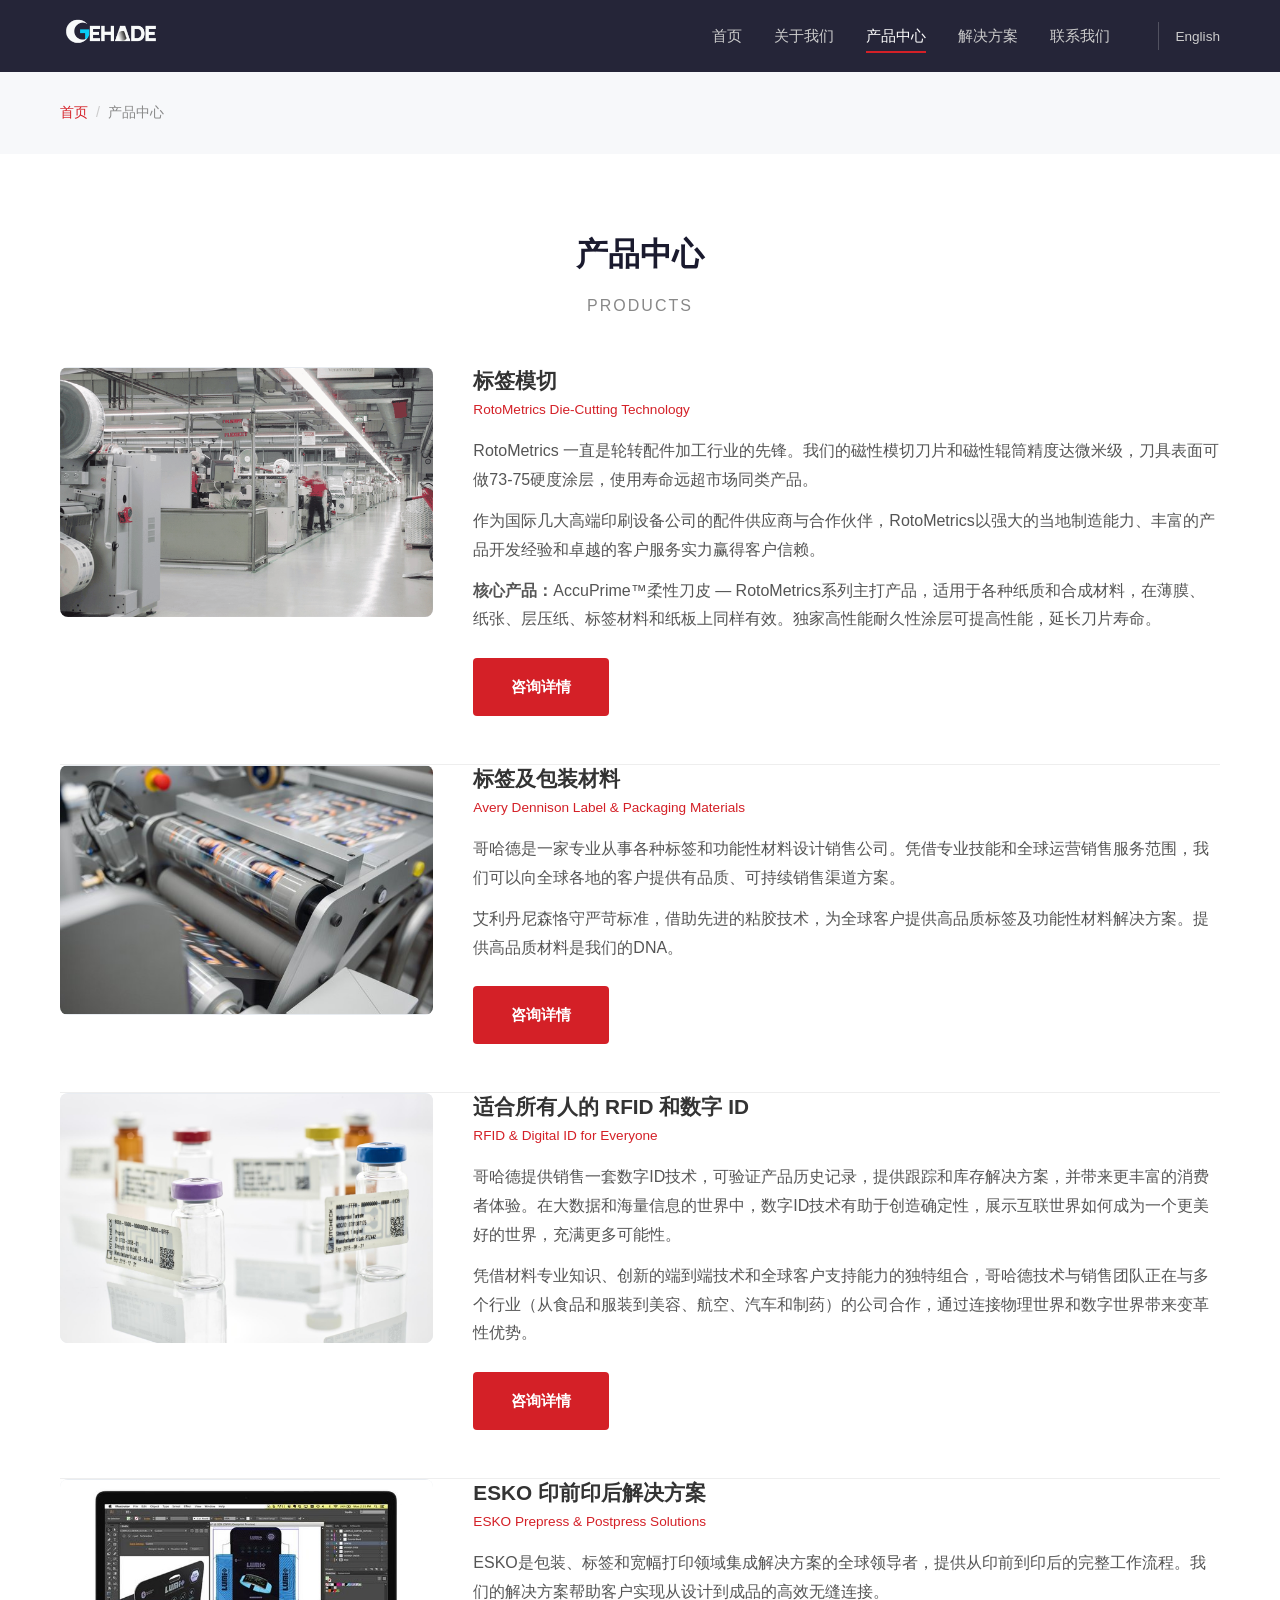
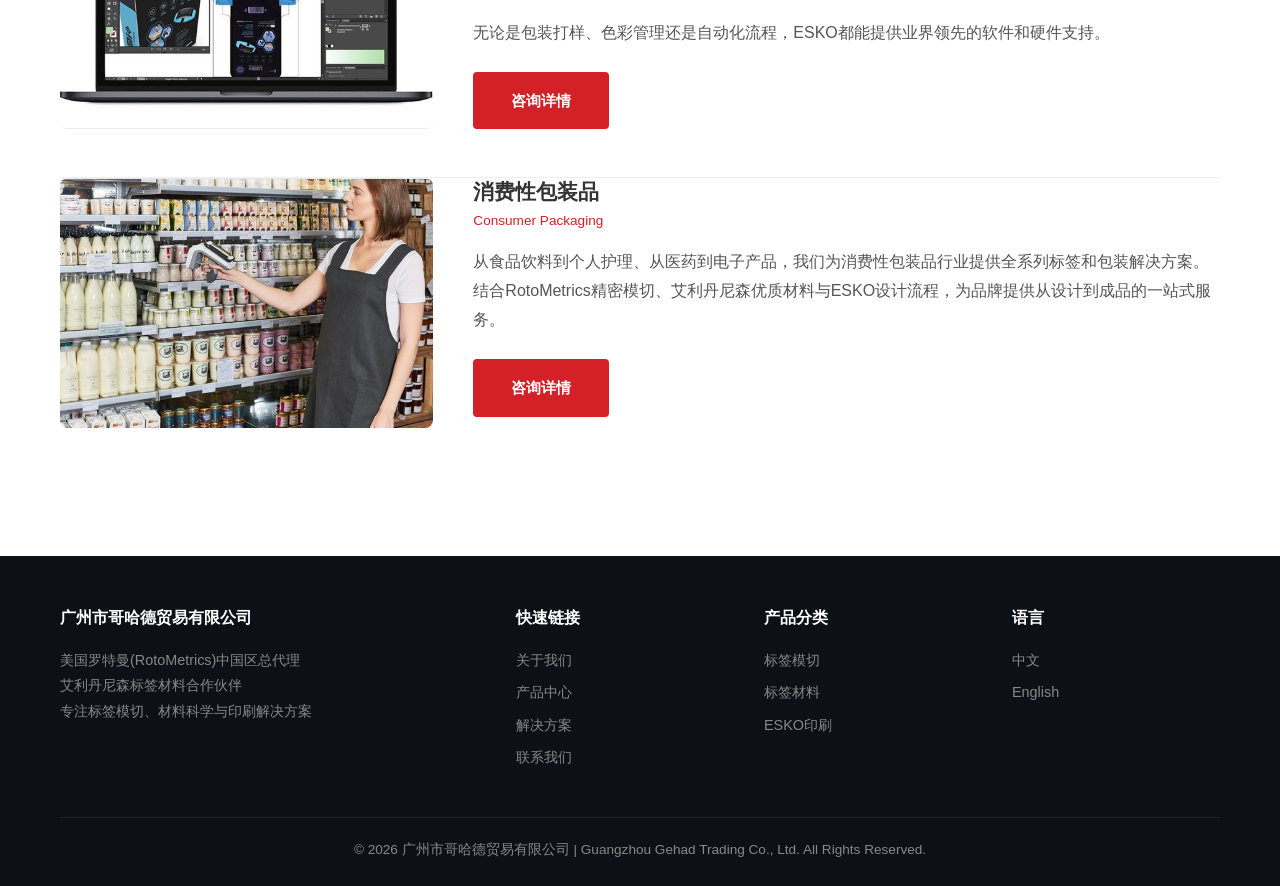
<file: products.html>
<!DOCTYPE html>
<html lang="zh-CN">
<head>
<meta charset="UTF-8">
<meta name="viewport" content="width=device-width, initial-scale=1.0">
<title>产品中心 — 标签模切 · 艾利材料 · ESKO — 广州市哥哈德贸易有限公司</title>
<meta name="description" content="广州市哥哈德贸易有限公司产品中心：RotoMetrics标签模切、艾利丹尼森标签材料、ESKO印前印后、RFID数字ID、消费性包装品。">
<meta name="keywords" content="标签模切,标签材料,ESKO印刷,RFID标签,艾利材料,RotoMetrics,不干胶模切,电子标签">
<link rel="stylesheet" href="css/style.css">
<link rel="icon" href="images/126.ico" type="image/x-icon">
</head>
<body>

<header class="header">
  <div class="container header-inner">
    <a href="index.html" class="logo"><img src="images/107.png" alt="广州市哥哈德贸易有限公司"></a>
    <nav class="nav">
      <a href="index.html">首页</a>
      <a href="about.html">关于我们</a>
      <a href="products.html" class="active">产品中心</a>
      <a href="solutions.html">解决方案</a>
      <a href="contact.html">联系我们</a>
      <span class="nav-lang"><a href="en/index.html">English</a></span>
    </nav>
    <button class="menu-toggle" aria-label="菜单"><span></span><span></span><span></span></button>
  </div>
</header>

<div class="breadcrumb">
  <div class="container">
    <a href="index.html">首页</a><span>/</span>产品中心
  </div>
</div>

<section class="section">
  <div class="container">
    <div class="section-title">
      <h2>产品中心</h2>
      <div class="subtitle">Products</div>
    </div>

    <!-- 标签模切 -->
    <div class="product-item" id="diecut">
      <div class="product-img">
        <img src="images/prod_diecut.gif" alt="标签模切" style="width:100%;height:100%;object-fit:cover">
      </div>
      <div class="product-info">
        <h3>标签模切</h3>
        <div class="en">RotoMetrics Die-Cutting Technology</div>
        <p>RotoMetrics 一直是轮转配件加工行业的先锋。我们的磁性模切刀片和磁性辊筒精度达微米级，刀具表面可做73-75硬度涂层，使用寿命远超市场同类产品。</p>
        <p>作为国际几大高端印刷设备公司的配件供应商与合作伙伴，RotoMetrics以强大的当地制造能力、丰富的产品开发经验和卓越的客户服务实力赢得客户信赖。</p>
        <p><strong>核心产品：</strong>AccuPrime™柔性刀皮 — RotoMetrics系列主打产品，适用于各种纸质和合成材料，在薄膜、纸张、层压纸、标签材料和纸板上同样有效。独家高性能耐久性涂层可提高性能，延长刀片寿命。</p>
        <a href="contact.html" class="btn btn-primary" style="margin-top: 12px;">咨询详情</a>
      </div>
    </div>

    <!-- 标签材料 -->
    <div class="product-item" id="materials">
      <div class="product-img">
        <img src="images/prod_materials.jpg" alt="标签材料" style="width:100%;height:100%;object-fit:cover">
      </div>
      <div class="product-info">
        <h3>标签及包装材料</h3>
        <div class="en">Avery Dennison Label & Packaging Materials</div>
        <p>哥哈德是一家专业从事各种标签和功能性材料设计销售公司。凭借专业技能和全球运营销售服务范围，我们可以向全球各地的客户提供有品质、可持续销售渠道方案。</p>
        <p>艾利丹尼森恪守严苛标准，借助先进的粘胶技术，为全球客户提供高品质标签及功能性材料解决方案。提供高品质材料是我们的DNA。</p>
        <a href="contact.html" class="btn btn-primary" style="margin-top: 12px;">咨询详情</a>
      </div>
    </div>

    <!-- RFID -->
    <div class="product-item" id="rfid">
      <div class="product-img">
        <img src="images/prod_rfid.png" alt="RFID" style="width:100%;height:100%;object-fit:cover">
      </div>
      <div class="product-info">
        <h3>适合所有人的 RFID 和数字 ID</h3>
        <div class="en">RFID & Digital ID for Everyone</div>
        <p>哥哈德提供销售一套数字ID技术，可验证产品历史记录，提供跟踪和库存解决方案，并带来更丰富的消费者体验。在大数据和海量信息的世界中，数字ID技术有助于创造确定性，展示互联世界如何成为一个更美好的世界，充满更多可能性。</p>
        <p>凭借材料专业知识、创新的端到端技术和全球客户支持能力的独特组合，哥哈德技术与销售团队正在与多个行业（从食品和服装到美容、航空、汽车和制药）的公司合作，通过连接物理世界和数字世界带来变革性优势。</p>
        <a href="contact.html" class="btn btn-primary" style="margin-top: 12px;">咨询详情</a>
      </div>
    </div>

    <!-- ESKO -->
    <div class="product-item" id="esko">
      <div class="product-img">
        <img src="images/prod_esko.jpg" alt="ESKO印刷" style="width:100%;height:100%;object-fit:cover">
      </div>
      <div class="product-info">
        <h3>ESKO 印前印后解决方案</h3>
        <div class="en">ESKO Prepress & Postpress Solutions</div>
        <p>ESKO是包装、标签和宽幅打印领域集成解决方案的全球领导者，提供从印前到印后的完整工作流程。我们的解决方案帮助客户实现从设计到成品的高效无缝连接。</p>
        <p>无论是包装打样、色彩管理还是自动化流程，ESKO都能提供业界领先的软件和硬件支持。</p>
        <a href="contact.html" class="btn btn-primary" style="margin-top: 12px;">咨询详情</a>
      </div>
    </div>

    <!-- 消费性包装品 -->
    <div class="product-item" id="packaging">
      <div class="product-img">
        <img src="images/prod_packaging.jpg" alt="消费性包装品" style="width:100%;height:100%;object-fit:cover">
      </div>
      <div class="product-info">
        <h3>消费性包装品</h3>
        <div class="en">Consumer Packaging</div>
        <p>从食品饮料到个人护理、从医药到电子产品，我们为消费性包装品行业提供全系列标签和包装解决方案。结合RotoMetrics精密模切、艾利丹尼森优质材料与ESKO设计流程，为品牌提供从设计到成品的一站式服务。</p>
        <a href="contact.html" class="btn btn-primary" style="margin-top: 12px;">咨询详情</a>
      </div>
    </div>

  </div>
</section>

<footer class="footer">
  <div class="container">
    <div class="footer-grid">
      <div class="footer-col">
        <h4>广州市哥哈德贸易有限公司</h4>
        <p>美国罗特曼(RotoMetrics)中国区总代理<br>艾利丹尼森标签材料合作伙伴<br>专注标签模切、材料科学与印刷解决方案</p>
      </div>
      <div class="footer-col">
        <h4>快速链接</h4>
        <a href="about.html">关于我们</a>
        <a href="products.html">产品中心</a>
        <a href="solutions.html">解决方案</a>
        <a href="contact.html">联系我们</a>
      </div>
      <div class="footer-col">
        <h4>产品分类</h4>
        <a href="products.html#diecut">标签模切</a>
        <a href="products.html#materials">标签材料</a>
        <a href="products.html#esko">ESKO印刷</a>
      </div>
      <div class="footer-col">
        <h4>语言</h4>
        <a href="index.html">中文</a>
        <a href="en/index.html">English</a>
      </div>
    </div>
    <div class="footer-bottom">
      <p>&copy; 2026 广州市哥哈德贸易有限公司 | Guangzhou Gehad Trading Co., Ltd. All Rights Reserved.</p>
    </div>
  </div>
</footer>

<script src="js/main.js"></script>
</body>
</html>
</file>
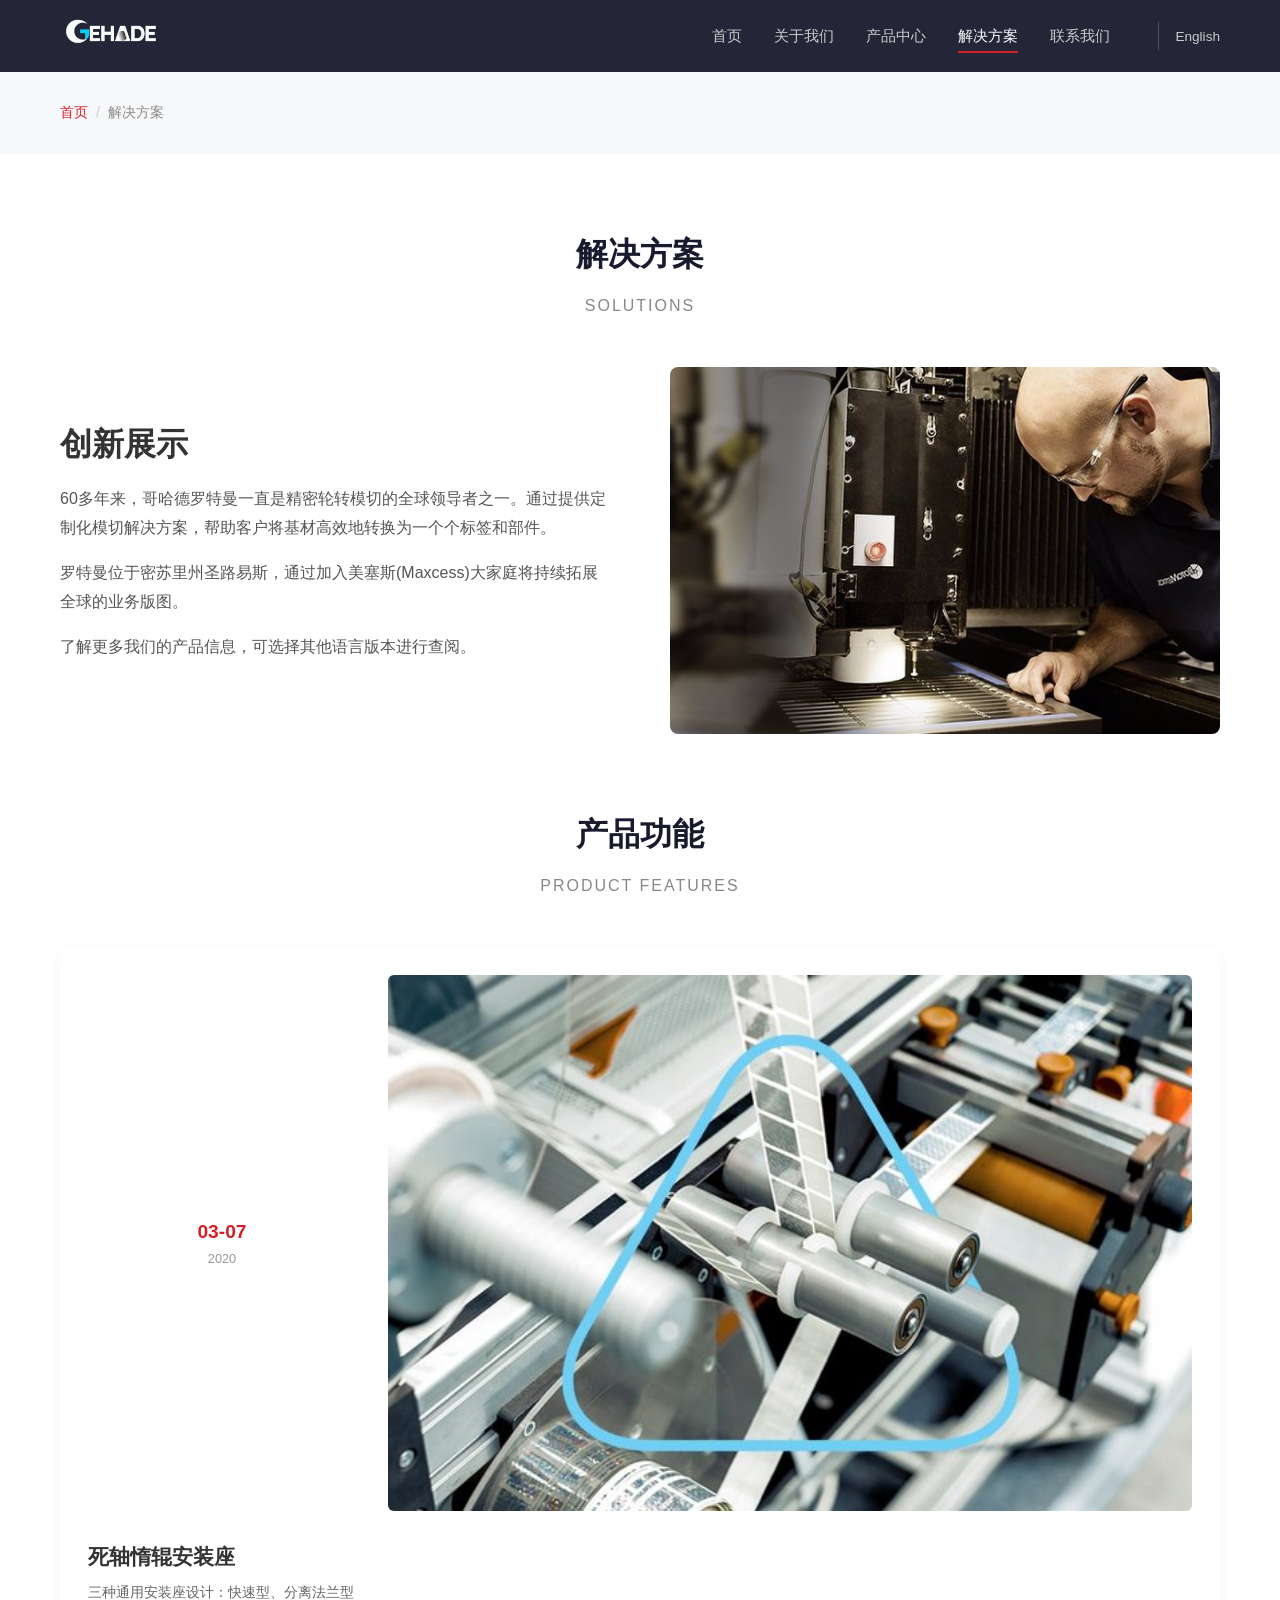
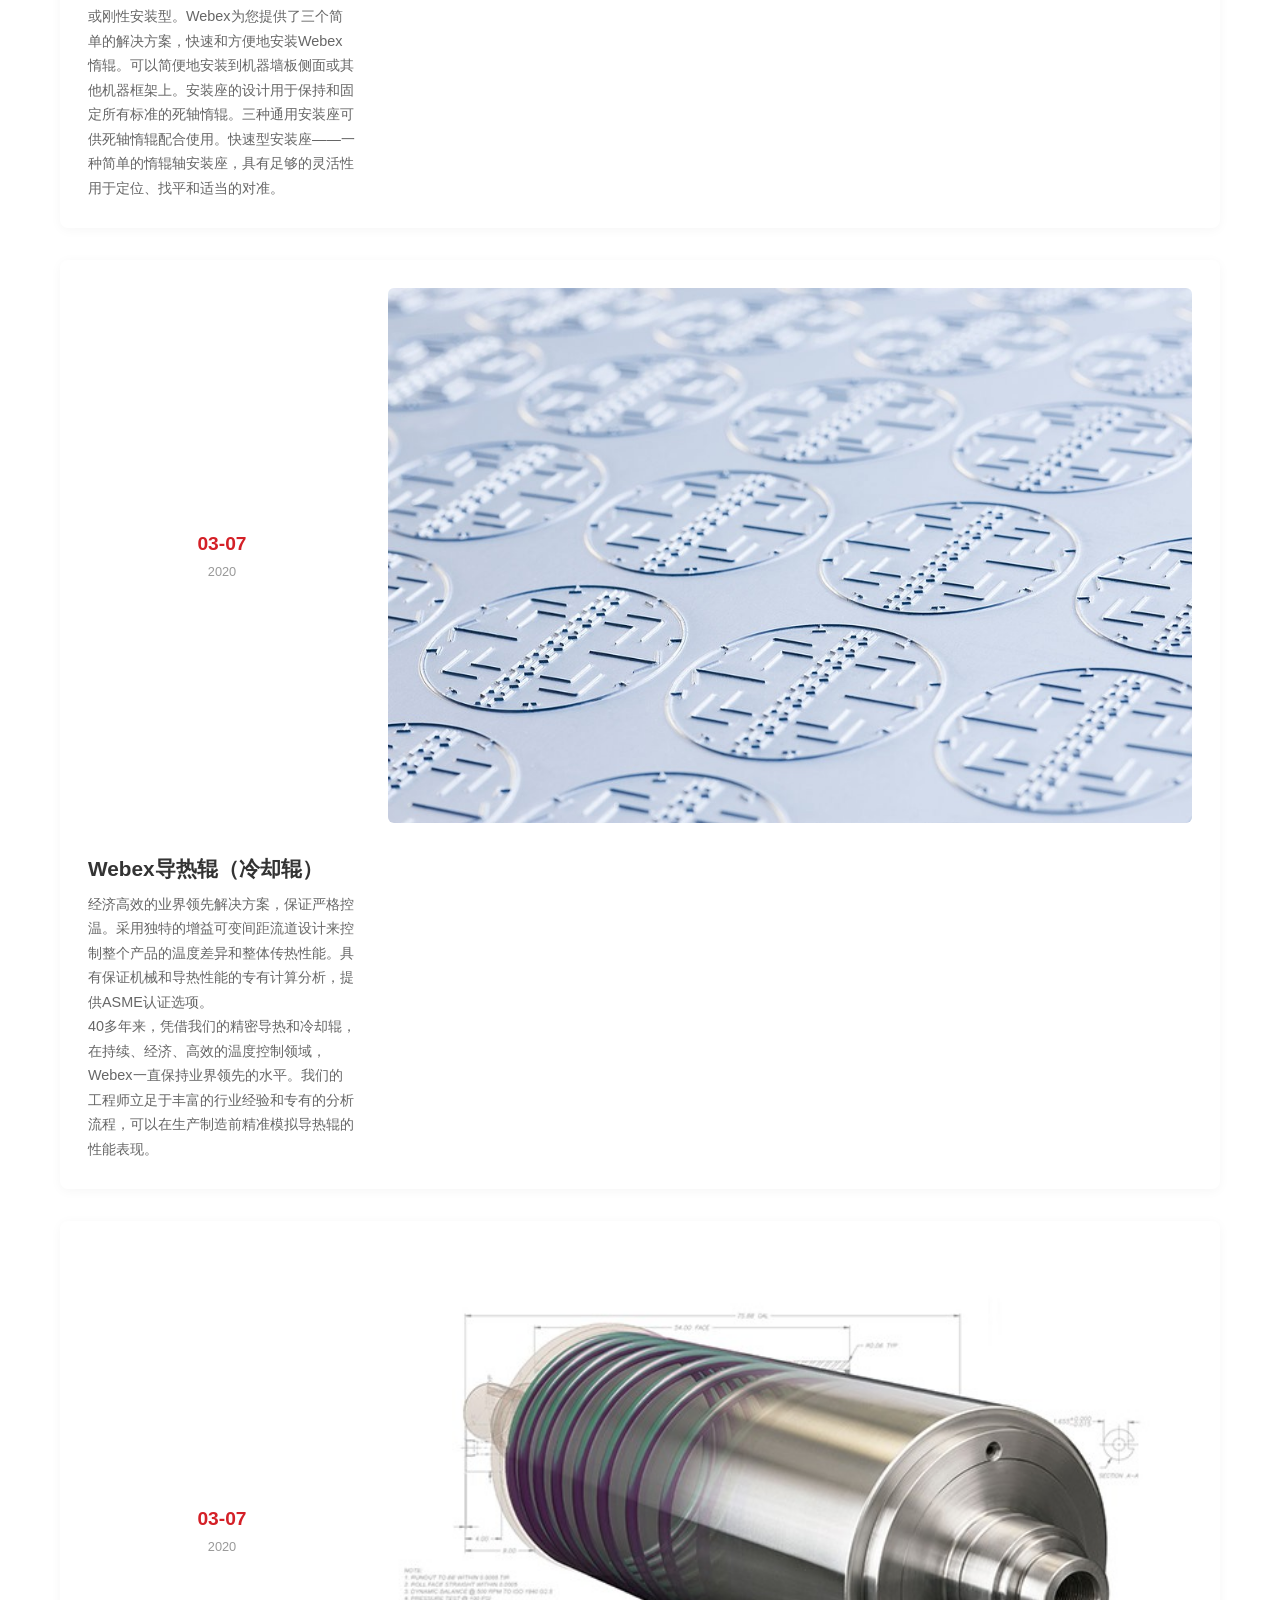
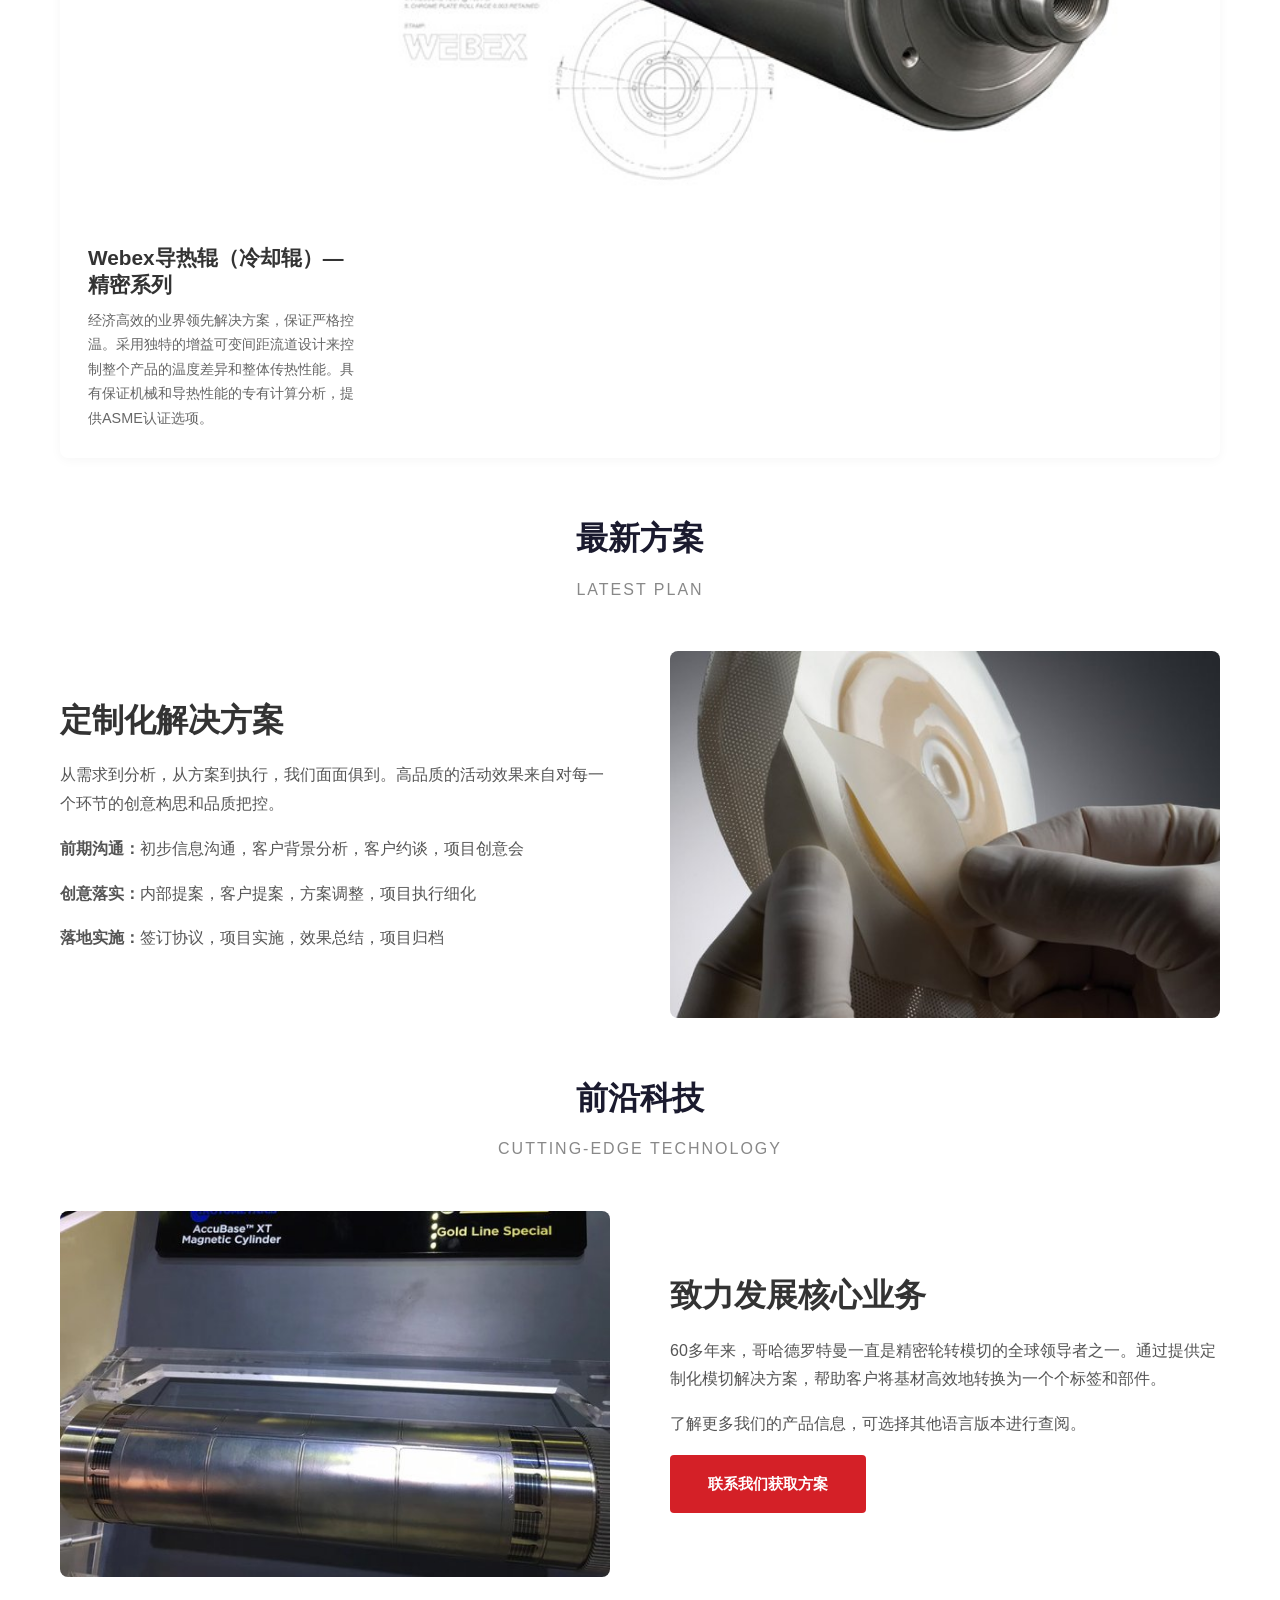
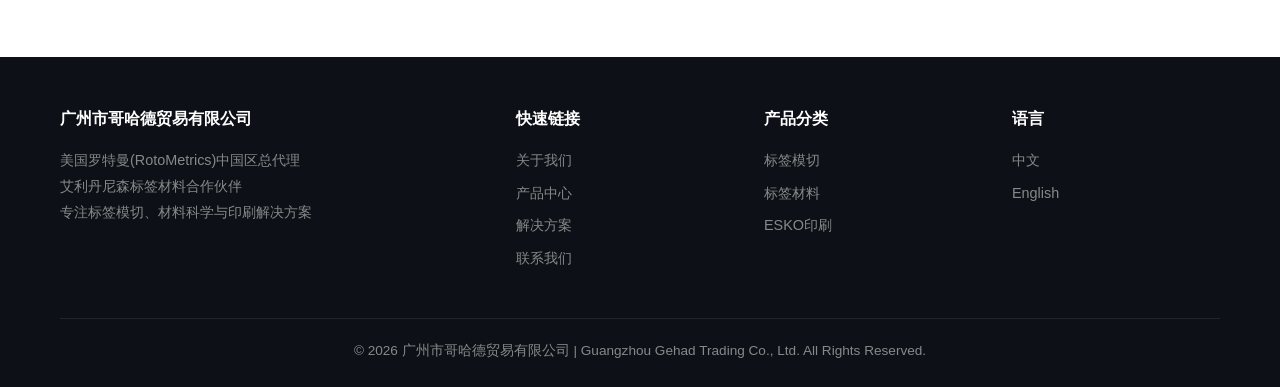
<file: solutions.html>
<!DOCTYPE html>
<html lang="zh-CN">
<head>
<meta charset="UTF-8">
<meta name="viewport" content="width=device-width, initial-scale=1.0">
<title>解决方案 — 产品功能 · 创新方案 — 广州市哥哈德贸易有限公司</title>
<meta name="description" content="广州市哥哈德贸易有限公司解决方案：死轴惰辊安装座、Webex导热辊（冷却辊）、精密温度控制方案。">
<meta name="keywords" content="解决方案,产品功能,Webex导热辊,死轴惰辊安装座,精密冷却辊,广州市哥哈德贸易有限公司">
<link rel="stylesheet" href="css/style.css">
<link rel="icon" href="images/126.ico" type="image/x-icon">
</head>
<body>

<header class="header">
  <div class="container header-inner">
    <a href="index.html" class="logo"><img src="images/107.png" alt="广州市哥哈德贸易有限公司"></a>
    <nav class="nav">
      <a href="index.html">首页</a>
      <a href="about.html">关于我们</a>
      <a href="products.html">产品中心</a>
      <a href="solutions.html" class="active">解决方案</a>
      <a href="contact.html">联系我们</a>
      <span class="nav-lang"><a href="en/index.html">English</a></span>
    </nav>
    <button class="menu-toggle" aria-label="菜单"><span></span><span></span><span></span></button>
  </div>
</header>

<div class="breadcrumb">
  <div class="container">
    <a href="index.html">首页</a><span>/</span>解决方案
  </div>
</div>

<section class="section">
  <div class="container">
    <div class="section-title">
      <h2>解决方案</h2>
      <div class="subtitle">Solutions</div>
    </div>

    <!-- Innovation Display -->
    <div class="content-block" id="innovation" style="margin-bottom: 80px;">
      <div class="content-text">
        <h2>创新展示</h2>
        <p>60多年来，哥哈德罗特曼一直是精密轮转模切的全球领导者之一。通过提供定制化模切解决方案，帮助客户将基材高效地转换为一个个标签和部件。</p>
        <p>罗特曼位于密苏里州圣路易斯，通过加入美塞斯(Maxcess)大家庭将持续拓展全球的业务版图。</p>
        <p>了解更多我们的产品信息，可选择其他语言版本进行查阅。</p>
      </div>
      <div class="content-img">
        <img src="images/solu_innovation.jpeg" alt="创新展示" style="width:100%;height:100%;object-fit:cover">
      </div>
    </div>

    <!-- Product Features -->
    <div id="features" style="margin-bottom: 60px;">
      <div class="section-title">
        <h2>产品功能</h2>
        <div class="subtitle">Product Features</div>
      </div>

      <div class="solution-list">
        <div class="solution-item">
          <div class="solution-date">03-07<br><small>2020</small></div>
          <div class="solution-img">
            <img src="images/solu_feature1.jpg" alt="" style="width:100%;height:100%;object-fit:cover">
          </div>
          <div class="solution-text">
            <h3>死轴惰辊安装座</h3>
            <p>三种通用安装座设计：快速型、分离法兰型或刚性安装型。Webex为您提供了三个简单的解决方案，快速和方便地安装Webex惰辊。可以简便地安装到机器墙板侧面或其他机器框架上。安装座的设计用于保持和固定所有标准的死轴惰辊。三种通用安装座可供死轴惰辊配合使用。快速型安装座——一种简单的惰辊轴安装座，具有足够的灵活性用于定位、找平和适当的对准。</p>
          </div>
        </div>

        <div class="solution-item">
          <div class="solution-date">03-07<br><small>2020</small></div>
          <div class="solution-img">
            <img src="images/075.jpg" alt="" style="width:100%;height:100%;object-fit:cover">
          </div>
          <div class="solution-text">
            <h3>Webex导热辊（冷却辊）</h3>
            <p>经济高效的业界领先解决方案，保证严格控温。采用独特的增益可变间距流道设计来控制整个产品的温度差异和整体传热性能。具有保证机械和导热性能的专有计算分析，提供ASME认证选项。</p>
            <p>40多年来，凭借我们的精密导热和冷却辊，在持续、经济、高效的温度控制领域，Webex一直保持业界领先的水平。我们的工程师立足于丰富的行业经验和专有的分析流程，可以在生产制造前精准模拟导热辊的性能表现。</p>
          </div>
        </div>

        <div class="solution-item">
          <div class="solution-date">03-07<br><small>2020</small></div>
          <div class="solution-img">
            <img src="images/079.jpg" alt="" style="width:100%;height:100%;object-fit:cover">
          </div>
          <div class="solution-text">
            <h3>Webex导热辊（冷却辊）— 精密系列</h3>
            <p>经济高效的业界领先解决方案，保证严格控温。采用独特的增益可变间距流道设计来控制整个产品的温度差异和整体传热性能。具有保证机械和导热性能的专有计算分析，提供ASME认证选项。</p>
          </div>
        </div>
      </div>
    </div>

    <!-- Latest Plan -->
    <div id="latest" style="margin-bottom: 60px;">
      <div class="section-title">
        <h2>最新方案</h2>
        <div class="subtitle">Latest Plan</div>
      </div>
      <div class="content-block">
        <div class="content-text">
          <h2>定制化解决方案</h2>
          <p>从需求到分析，从方案到执行，我们面面俱到。高品质的活动效果来自对每一个环节的创意构思和品质把控。</p>
          <p><strong>前期沟通：</strong>初步信息沟通，客户背景分析，客户约谈，项目创意会</p>
          <p><strong>创意落实：</strong>内部提案，客户提案，方案调整，项目执行细化</p>
          <p><strong>落地实施：</strong>签订协议，项目实施，效果总结，项目归档</p>
        </div>
        <div class="content-img">
          <img src="images/solu_latest.jpg" alt="最新方案" style="width:100%;height:100%;object-fit:cover">
        </div>
      </div>
    </div>

    <!-- Tech -->
    <div id="tech">
      <div class="section-title">
        <h2>前沿科技</h2>
        <div class="subtitle">Cutting-edge Technology</div>
      </div>
      <div class="content-block reverse">
        <div class="content-text">
          <h2>致力发展核心业务</h2>
          <p>60多年来，哥哈德罗特曼一直是精密轮转模切的全球领导者之一。通过提供定制化模切解决方案，帮助客户将基材高效地转换为一个个标签和部件。</p>
          <p>了解更多我们的产品信息，可选择其他语言版本进行查阅。</p>
          <a href="contact.html" class="btn btn-primary">联系我们获取方案</a>
        </div>
        <div class="content-img">
          <img src="images/solu_tech.jpeg" alt="前沿科技" style="width:100%;height:100%;object-fit:cover">
        </div>
      </div>
    </div>

  </div>
</section>

<footer class="footer">
  <div class="container">
    <div class="footer-grid">
      <div class="footer-col">
        <h4>广州市哥哈德贸易有限公司</h4>
        <p>美国罗特曼(RotoMetrics)中国区总代理<br>艾利丹尼森标签材料合作伙伴<br>专注标签模切、材料科学与印刷解决方案</p>
      </div>
      <div class="footer-col">
        <h4>快速链接</h4>
        <a href="about.html">关于我们</a>
        <a href="products.html">产品中心</a>
        <a href="solutions.html">解决方案</a>
        <a href="contact.html">联系我们</a>
      </div>
      <div class="footer-col">
        <h4>产品分类</h4>
        <a href="products.html#diecut">标签模切</a>
        <a href="products.html#materials">标签材料</a>
        <a href="products.html#esko">ESKO印刷</a>
      </div>
      <div class="footer-col">
        <h4>语言</h4>
        <a href="index.html">中文</a>
        <a href="en/index.html">English</a>
      </div>
    </div>
    <div class="footer-bottom">
      <p>&copy; 2026 广州市哥哈德贸易有限公司 | Guangzhou Gehad Trading Co., Ltd. All Rights Reserved.</p>
    </div>
  </div>
</footer>

<script src="js/main.js"></script>
</body>
</html>
</file>
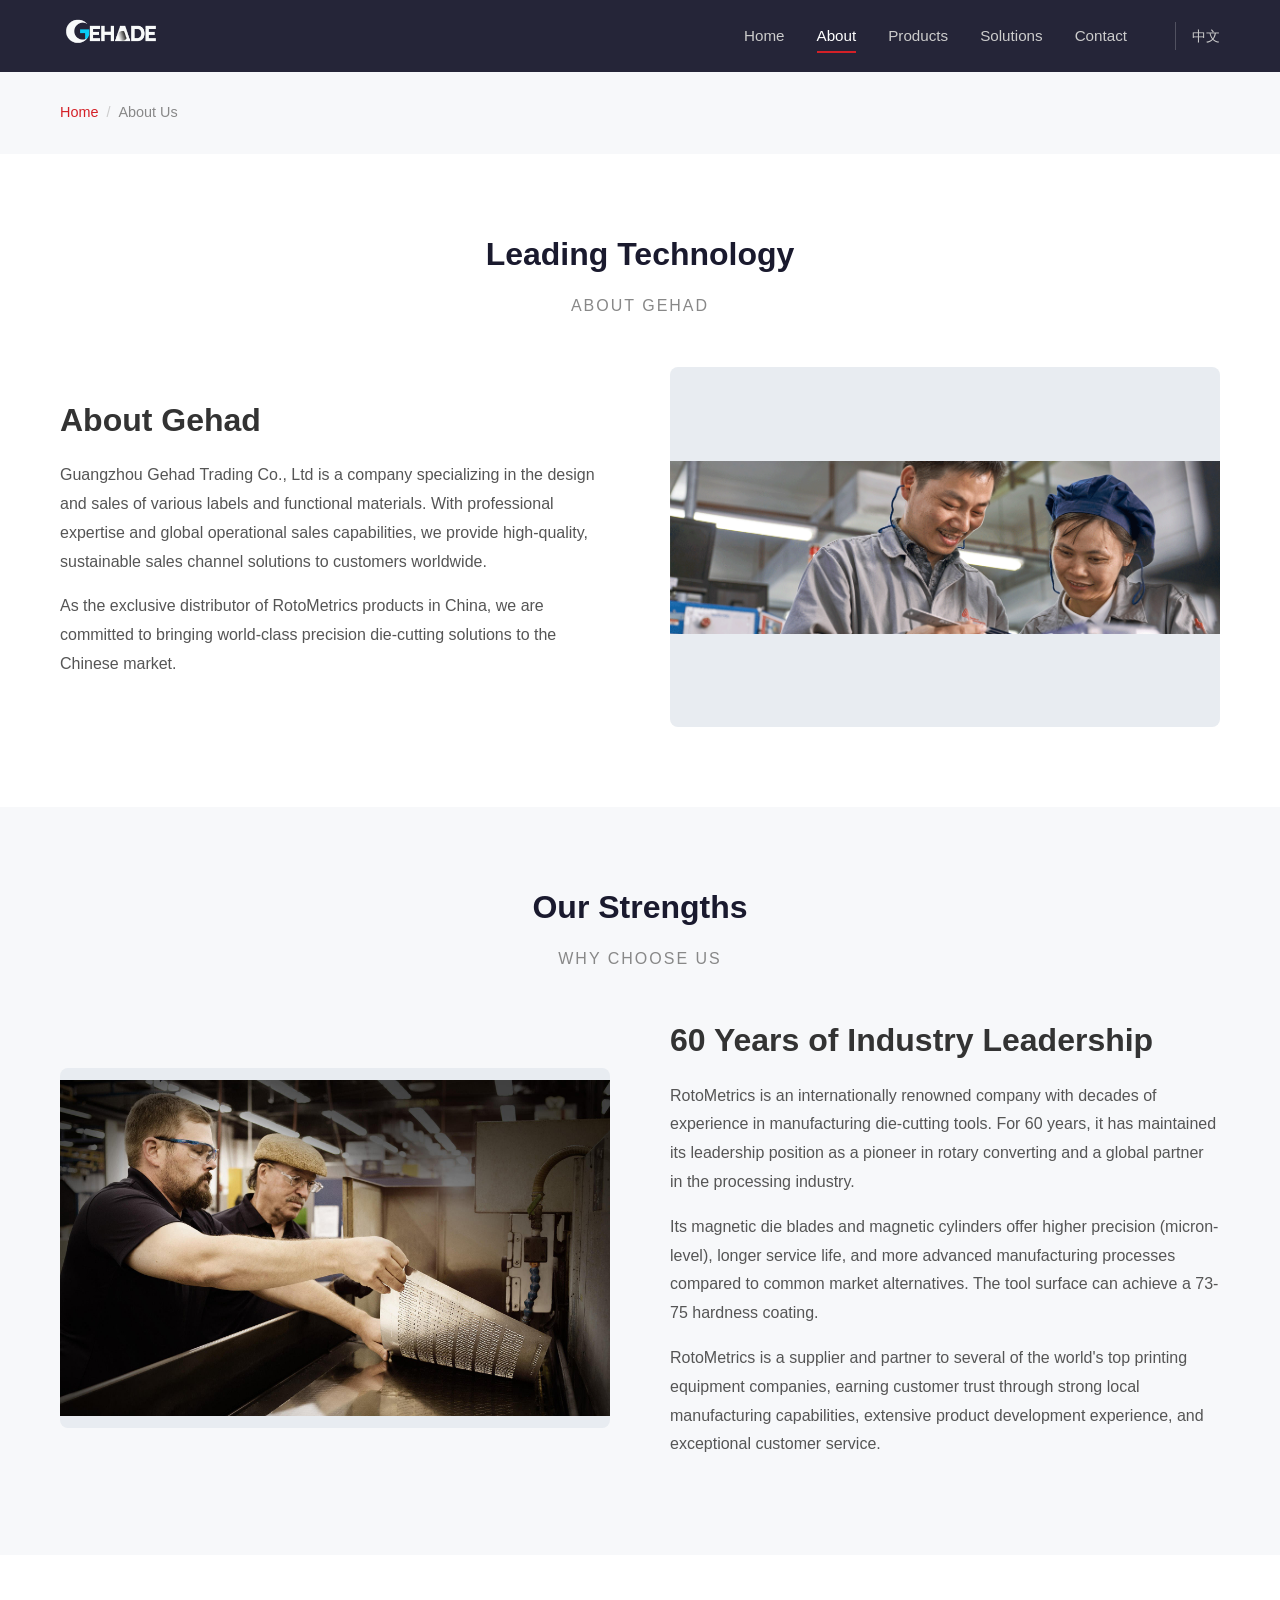
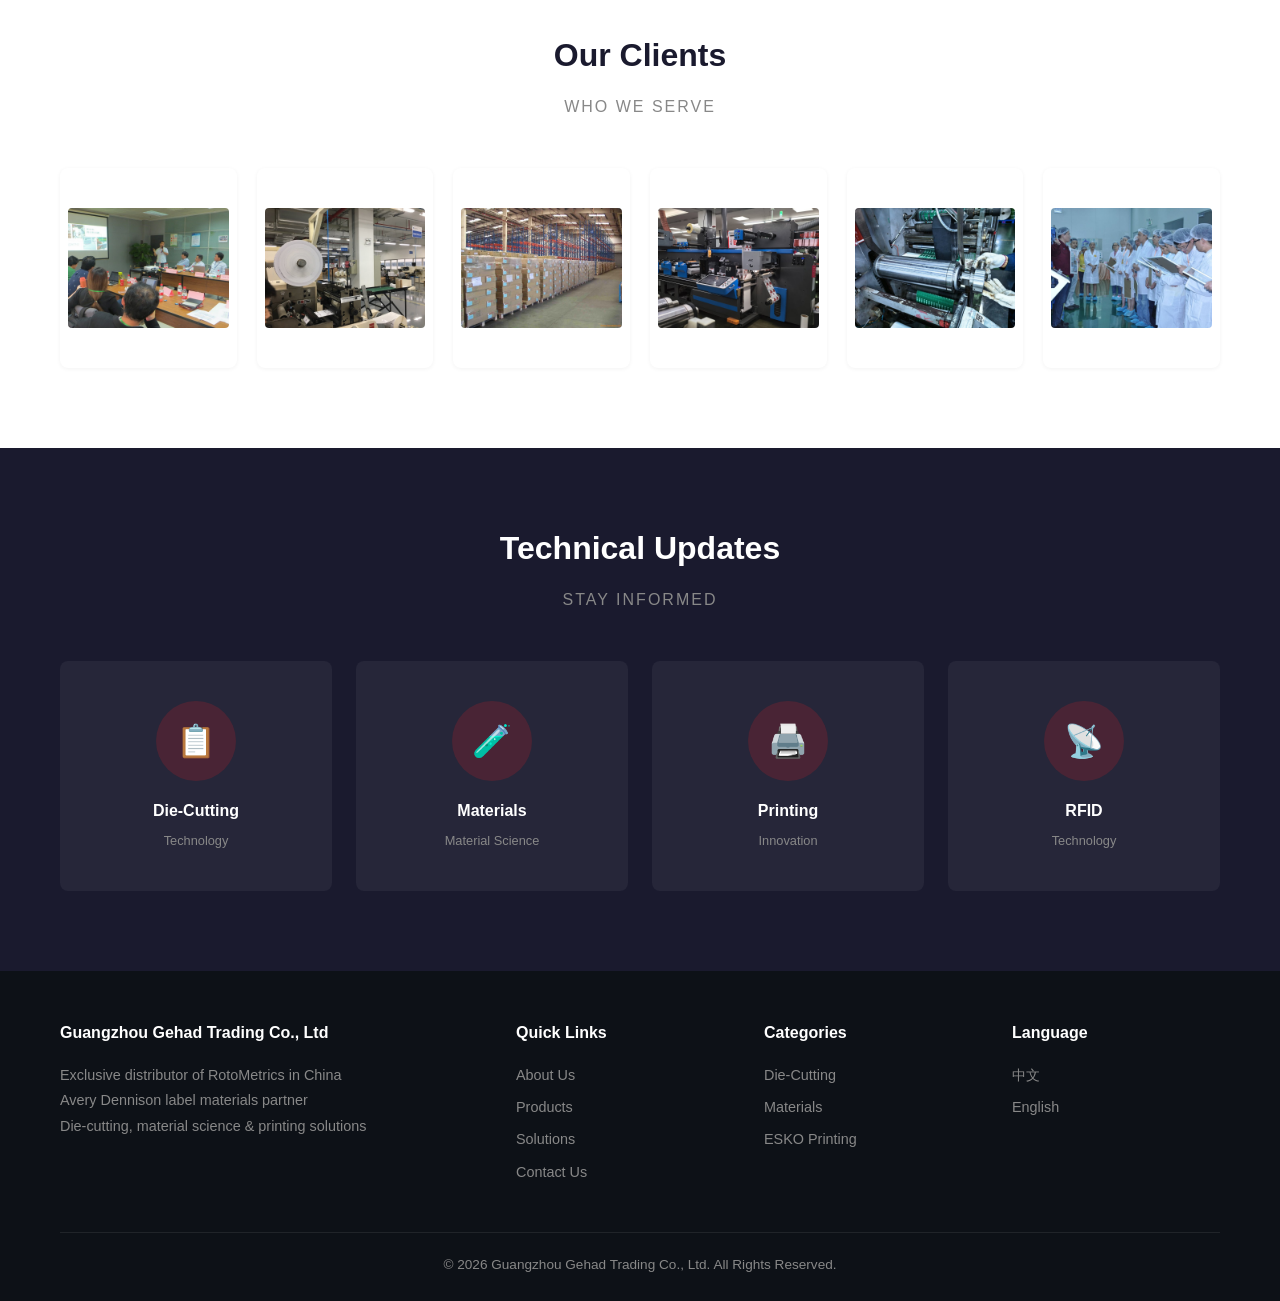
<file: en/about.html>
<!DOCTYPE html>
<html lang="en">
<head>
<meta charset="UTF-8">
<meta name="viewport" content="width=device-width, initial-scale=1.0">
<title>About Us — Leading Technology — Guangzhou Gehad Trading Co., Ltd</title>
<meta name="description" content="Guangzhou Gehad Trading Co., Ltd, exclusive distributor of RotoMetrics in China. 60 years of industry leadership in die-cutting, materials, and printing.">
<meta name="keywords" content="about, leading technology, RotoMetrics, label die-cutting, Avery Dennison, Guangzhou Gehad">
<link rel="stylesheet" href="../css/style.css">
<link rel="icon" href="../images/126.ico" type="image/x-icon">
</head>
<body>

<header class="header">
  <div class="container header-inner">
    <a href="index.html" class="logo"><img src="../images/107.png" alt="Guangzhou Gehad Trading Co., Ltd"></a>
    <nav class="nav">
      <a href="index.html">Home</a>
      <a href="about.html" class="active">About</a>
      <a href="products.html">Products</a>
      <a href="solutions.html">Solutions</a>
      <a href="contact.html">Contact</a>
      <span class="nav-lang"><a href="../index.html">中文</a></span>
    </nav>
    <button class="menu-toggle" aria-label="Menu"><span></span><span></span><span></span></button>
  </div>
</header>

<div class="breadcrumb">
  <div class="container">
    <a href="index.html">Home</a><span>/</span>About Us
  </div>
</div>

<section class="section">
  <div class="container">
    <div class="section-title">
      <h2>Leading Technology</h2>
      <div class="subtitle">About Gehad</div>
    </div>
    <div class="content-block">
      <div class="content-text">
        <h2>About Gehad</h2>
        <p>Guangzhou Gehad Trading Co., Ltd is a company specializing in the design and sales of various labels and functional materials. With professional expertise and global operational sales capabilities, we provide high-quality, sustainable sales channel solutions to customers worldwide.</p>
        <p>As the exclusive distributor of RotoMetrics products in China, we are committed to bringing world-class precision die-cutting solutions to the Chinese market.</p>
      </div>
      <div class="content-img">
        <img src="../images/018.png" alt="Company Image" style="width:100%;height:100%;object-fit:cover">
      </div>
    </div>
  </div>
</section>

<section class="section section-gray">
  <div class="container">
    <div class="section-title">
      <h2>Our Strengths</h2>
      <div class="subtitle">Why Choose Us</div>
    </div>
    <div class="content-block reverse">
      <div class="content-text">
        <h2>60 Years of Industry Leadership</h2>
        <p>RotoMetrics is an internationally renowned company with decades of experience in manufacturing die-cutting tools. For 60 years, it has maintained its leadership position as a pioneer in rotary converting and a global partner in the processing industry.</p>
        <p>Its magnetic die blades and magnetic cylinders offer higher precision (micron-level), longer service life, and more advanced manufacturing processes compared to common market alternatives. The tool surface can achieve a 73-75 hardness coating.</p>
        <p>RotoMetrics is a supplier and partner to several of the world's top printing equipment companies, earning customer trust through strong local manufacturing capabilities, extensive product development experience, and exceptional customer service.</p>
      </div>
      <div class="content-img">
        <img src="../images/143.jpg" alt="Manufacturing Image" style="width:100%;height:100%;object-fit:cover">
      </div>
    </div>
  </div>
</section>

<section class="section">
  <div class="container">
    <div class="section-title">
      <h2>Our Clients</h2>
      <div class="subtitle">Who We Serve</div>
    </div>
    <div class="partners-grid">
      <div class="partner-item"><img src="../images/client_052.jpeg" alt="客户001" style="width:100%;height:100%;object-fit:cover;border-radius:4px"></div>
      <div class="partner-item"><img src="../images/client_058.jpg" alt="客户002" style="width:100%;height:100%;object-fit:cover;border-radius:4px"></div>
      <div class="partner-item"><img src="../images/client_072.jpeg" alt="客户003" style="width:100%;height:100%;object-fit:cover;border-radius:4px"></div>
      <div class="partner-item"><img src="../images/client_250.jpg" alt="客户004" style="width:100%;height:100%;object-fit:cover;border-radius:4px"></div>
      <div class="partner-item"><img src="../images/client_254.jpg" alt="客户005" style="width:100%;height:100%;object-fit:cover;border-radius:4px"></div>
      <div class="partner-item"><img src="../images/client_140.jpeg" alt="客户006" style="width:100%;height:100%;object-fit:cover;border-radius:4px"></div>
    </div>
  </div>
</section>

<section class="section section-dark">
  <div class="container">
    <div class="section-title">
      <h2>Technical Updates</h2>
      <div class="subtitle">Stay Informed</div>
    </div>
    <div class="innovation-grid">
      <div class="innovation-card">
        <div class="icon-img">📋</div>
        <h3>Die-Cutting</h3>
        <div class="en">Technology</div>
      </div>
      <div class="innovation-card">
        <div class="icon-img">🧪</div>
        <h3>Materials</h3>
        <div class="en">Material Science</div>
      </div>
      <div class="innovation-card">
        <div class="icon-img">🖨️</div>
        <h3>Printing</h3>
        <div class="en">Innovation</div>
      </div>
      <div class="innovation-card">
        <div class="icon-img">📡</div>
        <h3>RFID</h3>
        <div class="en">Technology</div>
      </div>
    </div>
  </div>
</section>

<footer class="footer">
  <div class="container">
    <div class="footer-grid">
      <div class="footer-col">
        <h4>Guangzhou Gehad Trading Co., Ltd</h4>
        <p>Exclusive distributor of RotoMetrics in China<br>Avery Dennison label materials partner<br>Die-cutting, material science & printing solutions</p>
      </div>
      <div class="footer-col">
        <h4>Quick Links</h4>
        <a href="about.html">About Us</a>
        <a href="products.html">Products</a>
        <a href="solutions.html">Solutions</a>
        <a href="contact.html">Contact Us</a>
      </div>
      <div class="footer-col">
        <h4>Categories</h4>
        <a href="products.html#diecut">Die-Cutting</a>
        <a href="products.html#materials">Materials</a>
        <a href="products.html#esko">ESKO Printing</a>
      </div>
      <div class="footer-col">
        <h4>Language</h4>
        <a href="../index.html">中文</a>
        <a href="index.html">English</a>
      </div>
    </div>
    <div class="footer-bottom">
      <p>&copy; 2026 Guangzhou Gehad Trading Co., Ltd. All Rights Reserved.</p>
    </div>
  </div>
</footer>

<script src="../js/main.js"></script>
</body>
</html>
</file>
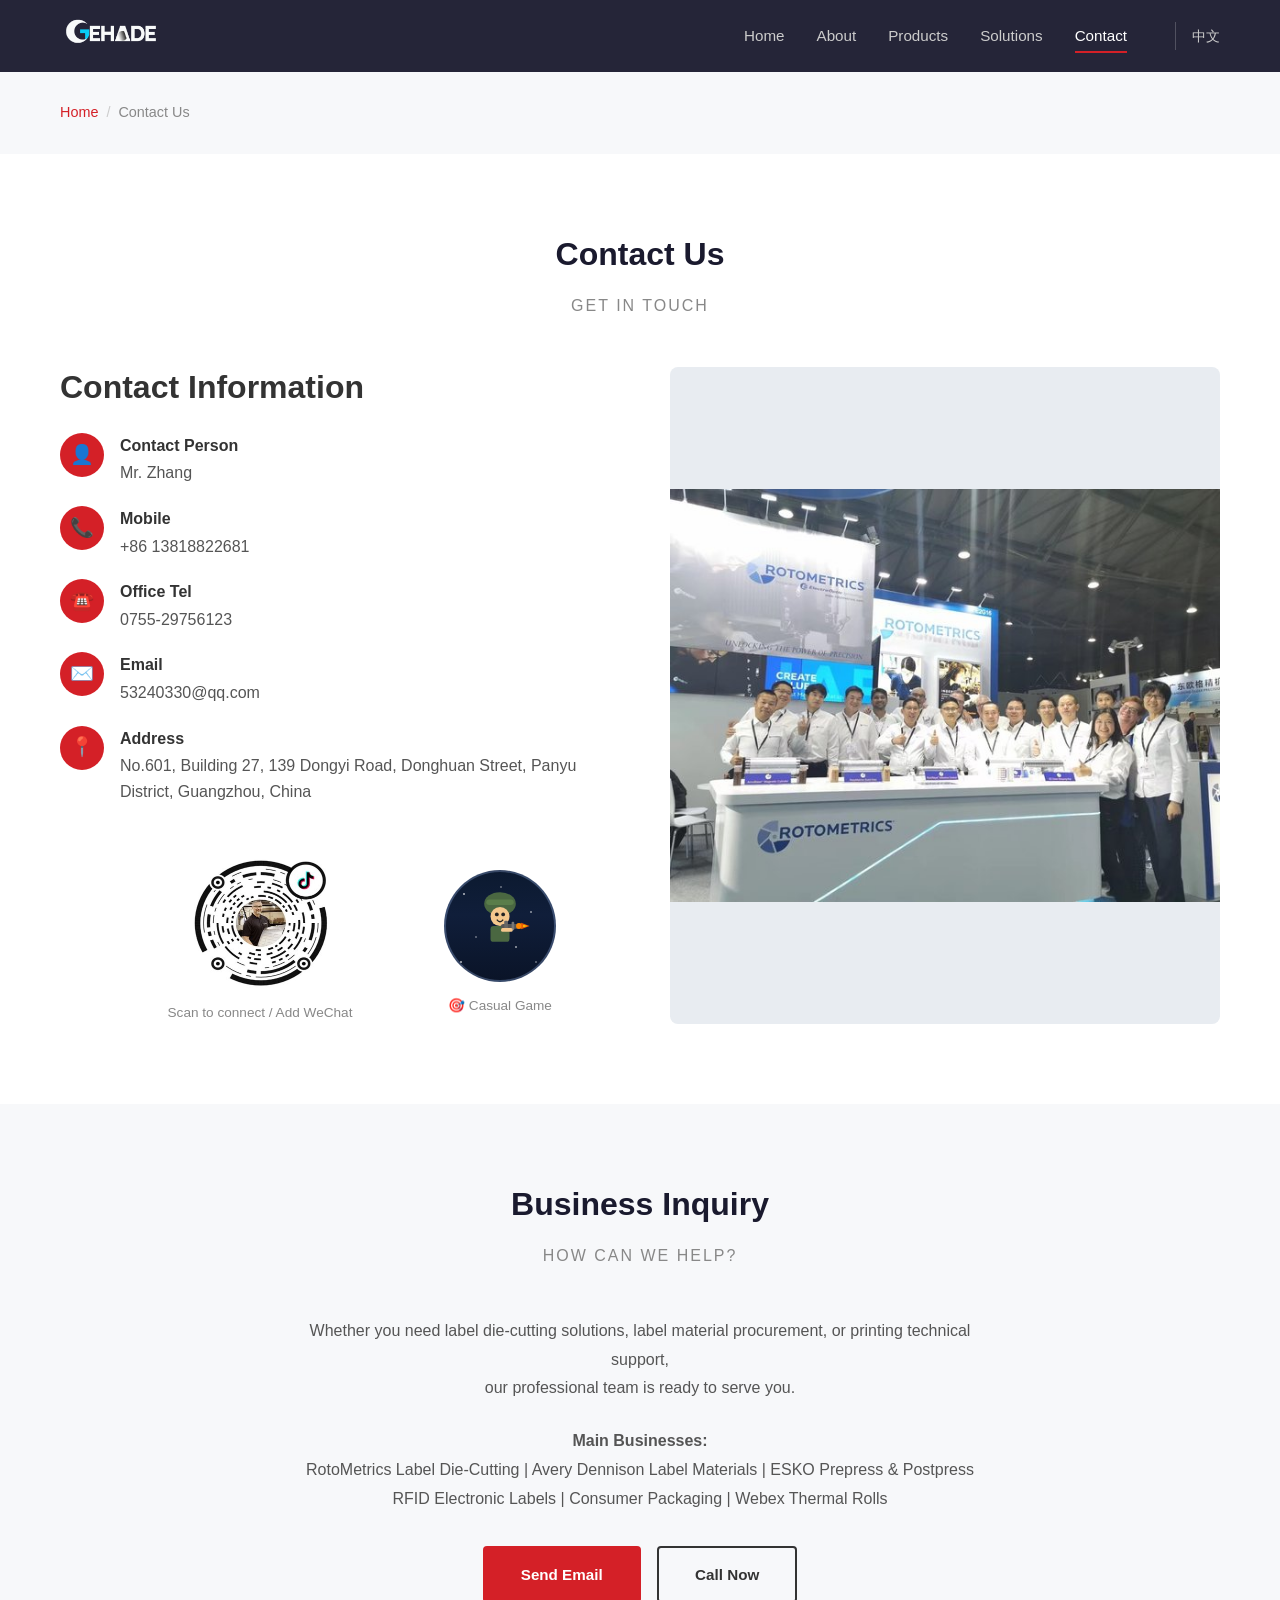
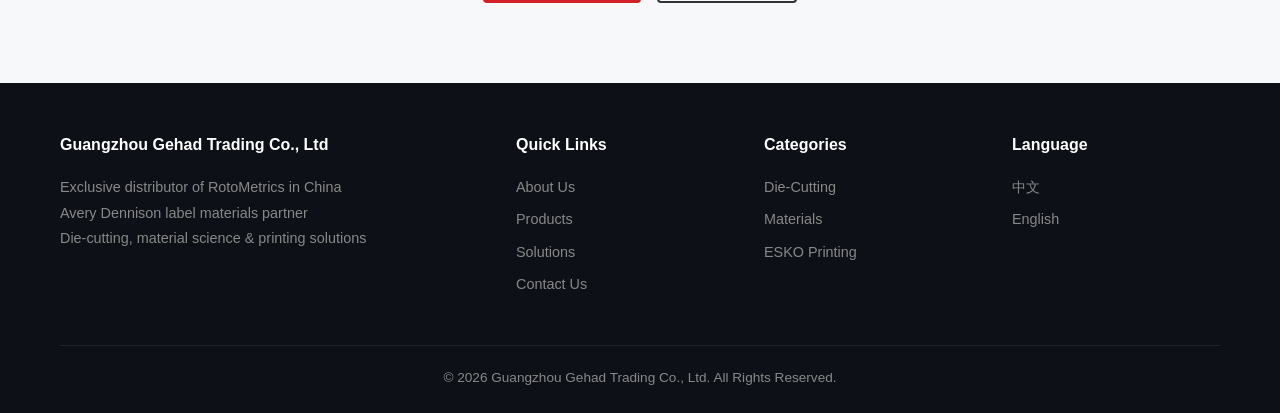
<file: en/contact.html>
<!DOCTYPE html>
<html lang="en">
<head>
<meta charset="UTF-8">
<meta name="viewport" content="width=device-width, initial-scale=1.0">
<title>Contact Us — Guangzhou Gehad Trading Co., Ltd</title>
<meta name="description" content="Contact Guangzhou Gehad Trading Co., Ltd: Mr. Zhang +86 13818822681, Email 53240330@qq.com, Tel 0755-29756123.">
<meta name="keywords" content="contact, Guangzhou Gehad Trading, RotoMetrics, label die-cutting">
<link rel="stylesheet" href="../css/style.css">
<link rel="icon" href="../images/126.ico" type="image/x-icon">
</head>
<body>

<header class="header">
  <div class="container header-inner">
    <a href="index.html" class="logo"><img src="../images/107.png" alt="Guangzhou Gehad Trading Co., Ltd"></a>
    <nav class="nav">
      <a href="index.html">Home</a>
      <a href="about.html">About</a>
      <a href="products.html">Products</a>
      <a href="solutions.html">Solutions</a>
      <a href="contact.html" class="active">Contact</a>
      <span class="nav-lang"><a href="../index.html">中文</a></span>
    </nav>
    <button class="menu-toggle" aria-label="Menu"><span></span><span></span><span></span></button>
  </div>
</header>

<div class="breadcrumb">
  <div class="container">
    <a href="index.html">Home</a><span>/</span>Contact Us
  </div>
</div>

<section class="section">
  <div class="container">
    <div class="section-title">
      <h2>Contact Us</h2>
      <div class="subtitle">Get In Touch</div>
    </div>

    <div class="contact-grid">
      <div class="contact-info">
        <h2>Contact Information</h2>

        <div class="contact-item">
          <div class="icon">👤</div>
          <div class="info">
            <strong>Contact Person</strong>
            Mr. Zhang
          </div>
        </div>

        <div class="contact-item">
          <div class="icon">📞</div>
          <div class="info">
            <strong>Mobile</strong>
            +86 13818822681
          </div>
        </div>

        <div class="contact-item">
          <div class="icon">☎️</div>
          <div class="info">
            <strong>Office Tel</strong>
            0755-29756123
          </div>
        </div>

        <div class="contact-item">
          <div class="icon">✉️</div>
          <div class="info">
            <strong>Email</strong>
            53240330@qq.com
          </div>
        </div>

        <div class="contact-item">
          <div class="icon">📍</div>
          <div class="info">
            <strong>Address</strong>
            No.601, Building 27, 139 Dongyi Road, Donghuan Street, Panyu District, Guangzhou, China
          </div>
        </div>

        <div style="display:flex;gap:10px;align-items:stretch;flex-wrap:wrap;">
          <div class="qr-box" style="flex:1;min-width:140px;">
            <img src="../images/contact_qr.jpg" alt="Gehad QR Code">
            <p>Scan to connect / Add WeChat</p>
          </div>
          <a href="../gatling.html" class="qr-box" style="flex:0 0 auto;min-width:140px;transform:translateX(-40px);text-decoration:none;cursor:pointer;">
            <div style="width:112px;height:112px;border-radius:50%;background:radial-gradient(1.5px 1.5px at 18px 22px,#fff,transparent),radial-gradient(1px 1px at 55px 15px,#fff,transparent),radial-gradient(1.2px 1.2px at 85px 40px,#fff,transparent),radial-gradient(1px 1px at 30px 65px,#fff,transparent),radial-gradient(1.3px 1.3px at 70px 75px,#fff,transparent),radial-gradient(1px 1px at 90px 90px,#fff,transparent),radial-gradient(1.5px 1.5px at 15px 90px,#fff,transparent),radial-gradient(1px 1px at 50px 50px,#fff,transparent),linear-gradient(180deg,#0c1a30 0%,#101e3a 40%,#0a1428 100%);border:2px solid rgba(160,190,240,0.3);display:flex;align-items:center;justify-content:center;margin:14px auto 12px;overflow:hidden;transition:all .3s;" onmouseover="this.style.borderColor='#ff0';this.style.boxShadow='0 0 20px rgba(255,255,0,0.4)'" onmouseout="this.style.borderColor='rgba(160,190,240,0.3)';this.style.boxShadow='none'">
              <svg width="76" height="76" viewBox="0 0 72 72">
                <ellipse cx="36" cy="15" rx="15" ry="11" fill="#4a6741"/>
                <rect x="23" y="11" width="26" height="5" rx="3" fill="#5a7d4a"/>
                <circle cx="36" cy="27" r="9" fill="#f4c78d"/>
                <circle cx="33" cy="25" r="1.8" fill="#222"/>
                <circle cx="39" cy="25" r="1.8" fill="#222"/>
                <path d="M33 30 Q36 34 39 30" stroke="#222" stroke-width="1.3" fill="none"/>
                <rect x="27" y="36" width="18" height="15" rx="3" fill="#4a6741"/>
                <rect x="37" y="34" width="18" height="4.5" rx="2" fill="#555"/>
                <rect x="40" y="31" width="3.5" height="10" rx="1" fill="#666"/>
                <rect x="47" y="32" width="2.5" height="8" rx="1" fill="#777"/>
                <circle cx="54" cy="36" r="2.8" fill="#f80"/>
                <polygon points="56,33 64,36 56,39" fill="#f60" opacity="0.9"/>
                <polygon points="58,35 62,36 58,37" fill="#ff0" opacity="0.8"/>
                <rect x="37" y="38" width="11" height="3.5" rx="1.5" fill="#f4c78d"/>
              </svg>
            </div>
            <p>🎯 Casual Game</p>
          </a>
        </div>
      </div>

      <div class="content-img" style="min-height: 500px;">
        <img src="../images/contact_map.jpg" alt="Map Location" style="width:100%;height:100%;object-fit:contain">
      </div>
    </div>
  </div>
</section>

<section class="section section-gray">
  <div class="container">
    <div class="section-title">
      <h2>Business Inquiry</h2>
      <div class="subtitle">How Can We Help?</div>
    </div>

    <div style="max-width: 700px; margin: 0 auto; text-align: center;">
      <p style="color: #555; line-height: 1.8; margin-bottom: 24px;">
        Whether you need label die-cutting solutions, label material procurement, or printing technical support,<br>
        our professional team is ready to serve you.
      </p>
      <p style="color: #555; line-height: 1.8;">
        <strong>Main Businesses:</strong><br>
        RotoMetrics Label Die-Cutting | Avery Dennison Label Materials | ESKO Prepress & Postpress<br>
        RFID Electronic Labels | Consumer Packaging | Webex Thermal Rolls
      </p>
      <div style="margin-top: 32px;">
        <a href="mailto:53240330@qq.com" class="btn btn-primary">Send Email</a>
        <a href="tel:+8613818822681" class="btn btn-outline-dark" style="margin-left: 12px;">Call Now</a>
      </div>
    </div>
  </div>
</section>

<footer class="footer">
  <div class="container">
    <div class="footer-grid">
      <div class="footer-col">
        <h4>Guangzhou Gehad Trading Co., Ltd</h4>
        <p>Exclusive distributor of RotoMetrics in China<br>Avery Dennison label materials partner<br>Die-cutting, material science & printing solutions</p>
      </div>
      <div class="footer-col">
        <h4>Quick Links</h4>
        <a href="about.html">About Us</a>
        <a href="products.html">Products</a>
        <a href="solutions.html">Solutions</a>
        <a href="contact.html">Contact Us</a>
      </div>
      <div class="footer-col">
        <h4>Categories</h4>
        <a href="products.html#diecut">Die-Cutting</a>
        <a href="products.html#materials">Materials</a>
        <a href="products.html#esko">ESKO Printing</a>
      </div>
      <div class="footer-col">
        <h4>Language</h4>
        <a href="../index.html">中文</a>
        <a href="index.html">English</a>
      </div>
    </div>
    <div class="footer-bottom">
      <p>&copy; 2026 Guangzhou Gehad Trading Co., Ltd. All Rights Reserved.</p>
    </div>
  </div>
</footer>

<script src="../js/main.js"></script>
</body>
</html>
</file>
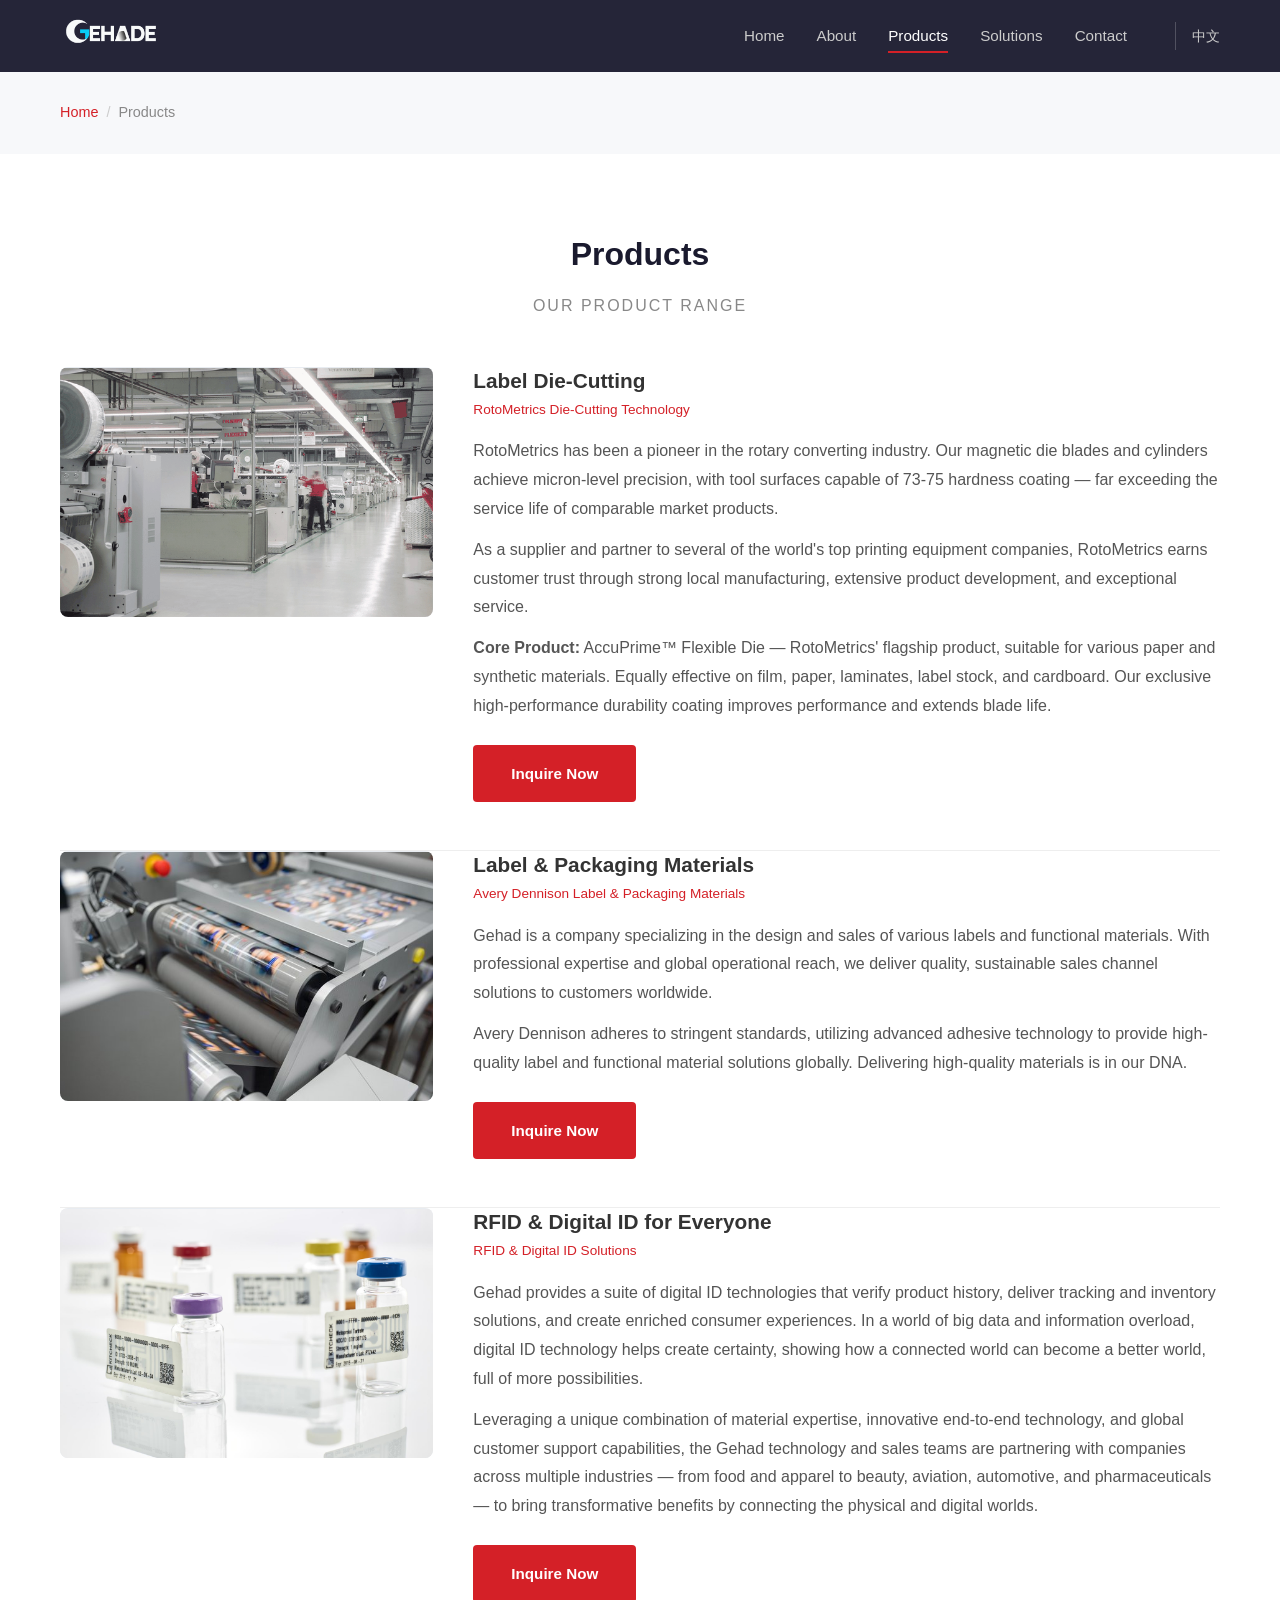
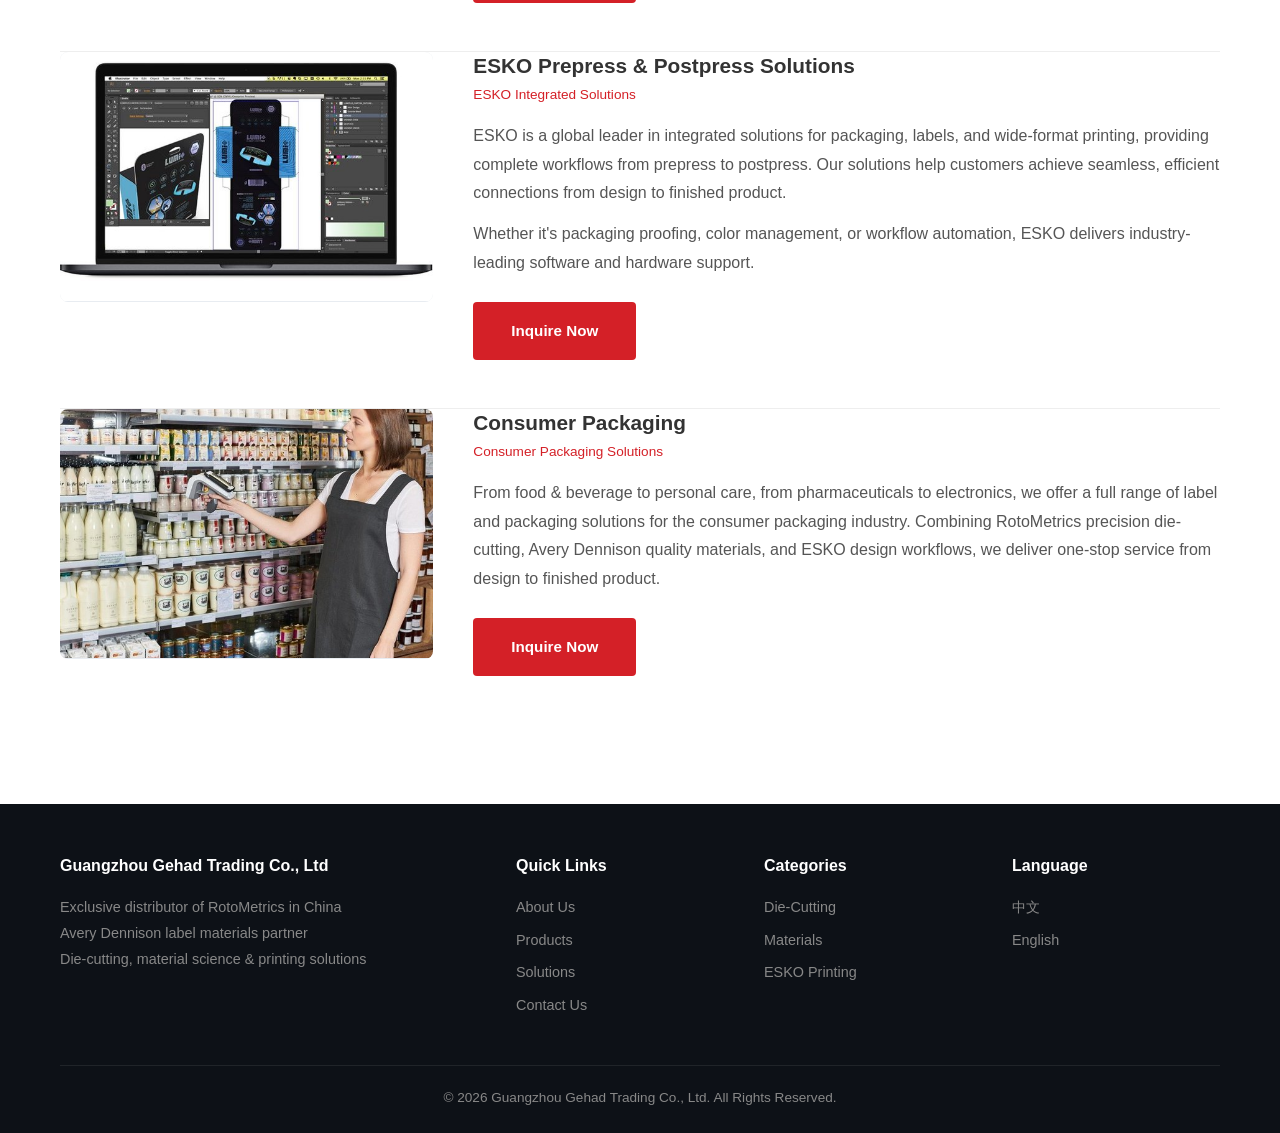
<file: en/products.html>
<!DOCTYPE html>
<html lang="en">
<head>
<meta charset="UTF-8">
<meta name="viewport" content="width=device-width, initial-scale=1.0">
<title>Products — Die-Cutting · Materials · ESKO — Guangzhou Gehad Trading Co., Ltd</title>
<meta name="description" content="Product range: RotoMetrics die-cutting, Avery Dennison label materials, ESKO prepress/postpress, RFID digital ID, consumer packaging.">
<meta name="keywords" content="label die-cutting, label materials, ESKO printing, RFID labels, Avery Dennison, RotoMetrics">
<link rel="stylesheet" href="../css/style.css">
<link rel="icon" href="../images/126.ico" type="image/x-icon">
</head>
<body>

<header class="header">
  <div class="container header-inner">
    <a href="index.html" class="logo"><img src="../images/107.png" alt="Guangzhou Gehad Trading Co., Ltd"></a>
    <nav class="nav">
      <a href="index.html">Home</a>
      <a href="about.html">About</a>
      <a href="products.html" class="active">Products</a>
      <a href="solutions.html">Solutions</a>
      <a href="contact.html">Contact</a>
      <span class="nav-lang"><a href="../index.html">中文</a></span>
    </nav>
    <button class="menu-toggle" aria-label="Menu"><span></span><span></span><span></span></button>
  </div>
</header>

<div class="breadcrumb">
  <div class="container">
    <a href="index.html">Home</a><span>/</span>Products
  </div>
</div>

<section class="section">
  <div class="container">
    <div class="section-title">
      <h2>Products</h2>
      <div class="subtitle">Our Product Range</div>
    </div>

    <div class="product-item" id="diecut">
      <div class="product-img">
        <img src="../images/prod_diecut.gif" alt="Die-Cutting" style="width:100%;height:100%;object-fit:cover">
      </div>
      <div class="product-info">
        <h3>Label Die-Cutting</h3>
        <div class="en">RotoMetrics Die-Cutting Technology</div>
        <p>RotoMetrics has been a pioneer in the rotary converting industry. Our magnetic die blades and cylinders achieve micron-level precision, with tool surfaces capable of 73-75 hardness coating — far exceeding the service life of comparable market products.</p>
        <p>As a supplier and partner to several of the world's top printing equipment companies, RotoMetrics earns customer trust through strong local manufacturing, extensive product development, and exceptional service.</p>
        <p><strong>Core Product:</strong> AccuPrime™ Flexible Die — RotoMetrics' flagship product, suitable for various paper and synthetic materials. Equally effective on film, paper, laminates, label stock, and cardboard. Our exclusive high-performance durability coating improves performance and extends blade life.</p>
        <a href="contact.html" class="btn btn-primary" style="margin-top: 12px;">Inquire Now</a>
      </div>
    </div>

    <div class="product-item" id="materials">
      <div class="product-img">
        <img src="../images/prod_materials.jpg" alt="Label Materials" style="width:100%;height:100%;object-fit:cover">
      </div>
      <div class="product-info">
        <h3>Label & Packaging Materials</h3>
        <div class="en">Avery Dennison Label & Packaging Materials</div>
        <p>Gehad is a company specializing in the design and sales of various labels and functional materials. With professional expertise and global operational reach, we deliver quality, sustainable sales channel solutions to customers worldwide.</p>
        <p>Avery Dennison adheres to stringent standards, utilizing advanced adhesive technology to provide high-quality label and functional material solutions globally. Delivering high-quality materials is in our DNA.</p>
        <a href="contact.html" class="btn btn-primary" style="margin-top: 12px;">Inquire Now</a>
      </div>
    </div>

    <div class="product-item" id="rfid">
      <div class="product-img">
        <img src="../images/prod_rfid.png" alt="RFID" style="width:100%;height:100%;object-fit:cover">
      </div>
      <div class="product-info">
        <h3>RFID & Digital ID for Everyone</h3>
        <div class="en">RFID & Digital ID Solutions</div>
        <p>Gehad provides a suite of digital ID technologies that verify product history, deliver tracking and inventory solutions, and create enriched consumer experiences. In a world of big data and information overload, digital ID technology helps create certainty, showing how a connected world can become a better world, full of more possibilities.</p>
        <p>Leveraging a unique combination of material expertise, innovative end-to-end technology, and global customer support capabilities, the Gehad technology and sales teams are partnering with companies across multiple industries — from food and apparel to beauty, aviation, automotive, and pharmaceuticals — to bring transformative benefits by connecting the physical and digital worlds.</p>
        <a href="contact.html" class="btn btn-primary" style="margin-top: 12px;">Inquire Now</a>
      </div>
    </div>

    <div class="product-item" id="esko">
      <div class="product-img">
        <img src="../images/prod_esko.jpg" alt="ESKO Printing" style="width:100%;height:100%;object-fit:cover">
      </div>
      <div class="product-info">
        <h3>ESKO Prepress & Postpress Solutions</h3>
        <div class="en">ESKO Integrated Solutions</div>
        <p>ESKO is a global leader in integrated solutions for packaging, labels, and wide-format printing, providing complete workflows from prepress to postpress. Our solutions help customers achieve seamless, efficient connections from design to finished product.</p>
        <p>Whether it's packaging proofing, color management, or workflow automation, ESKO delivers industry-leading software and hardware support.</p>
        <a href="contact.html" class="btn btn-primary" style="margin-top: 12px;">Inquire Now</a>
      </div>
    </div>

    <div class="product-item" id="packaging">
      <div class="product-img">
        <img src="../images/prod_packaging.jpg" alt="Consumer Packaging Image" style="width:100%;height:100%;object-fit:cover">
      </div>
      <div class="product-info">
        <h3>Consumer Packaging</h3>
        <div class="en">Consumer Packaging Solutions</div>
        <p>From food & beverage to personal care, from pharmaceuticals to electronics, we offer a full range of label and packaging solutions for the consumer packaging industry. Combining RotoMetrics precision die-cutting, Avery Dennison quality materials, and ESKO design workflows, we deliver one-stop service from design to finished product.</p>
        <a href="contact.html" class="btn btn-primary" style="margin-top: 12px;">Inquire Now</a>
      </div>
    </div>

  </div>
</section>

<footer class="footer">
  <div class="container">
    <div class="footer-grid">
      <div class="footer-col">
        <h4>Guangzhou Gehad Trading Co., Ltd</h4>
        <p>Exclusive distributor of RotoMetrics in China<br>Avery Dennison label materials partner<br>Die-cutting, material science & printing solutions</p>
      </div>
      <div class="footer-col">
        <h4>Quick Links</h4>
        <a href="about.html">About Us</a>
        <a href="products.html">Products</a>
        <a href="solutions.html">Solutions</a>
        <a href="contact.html">Contact Us</a>
      </div>
      <div class="footer-col">
        <h4>Categories</h4>
        <a href="products.html#diecut">Die-Cutting</a>
        <a href="products.html#materials">Materials</a>
        <a href="products.html#esko">ESKO Printing</a>
      </div>
      <div class="footer-col">
        <h4>Language</h4>
        <a href="../index.html">中文</a>
        <a href="index.html">English</a>
      </div>
    </div>
    <div class="footer-bottom">
      <p>&copy; 2026 Guangzhou Gehad Trading Co., Ltd. All Rights Reserved.</p>
    </div>
  </div>
</footer>

<script src="../js/main.js"></script>
</body>
</html>
</file>
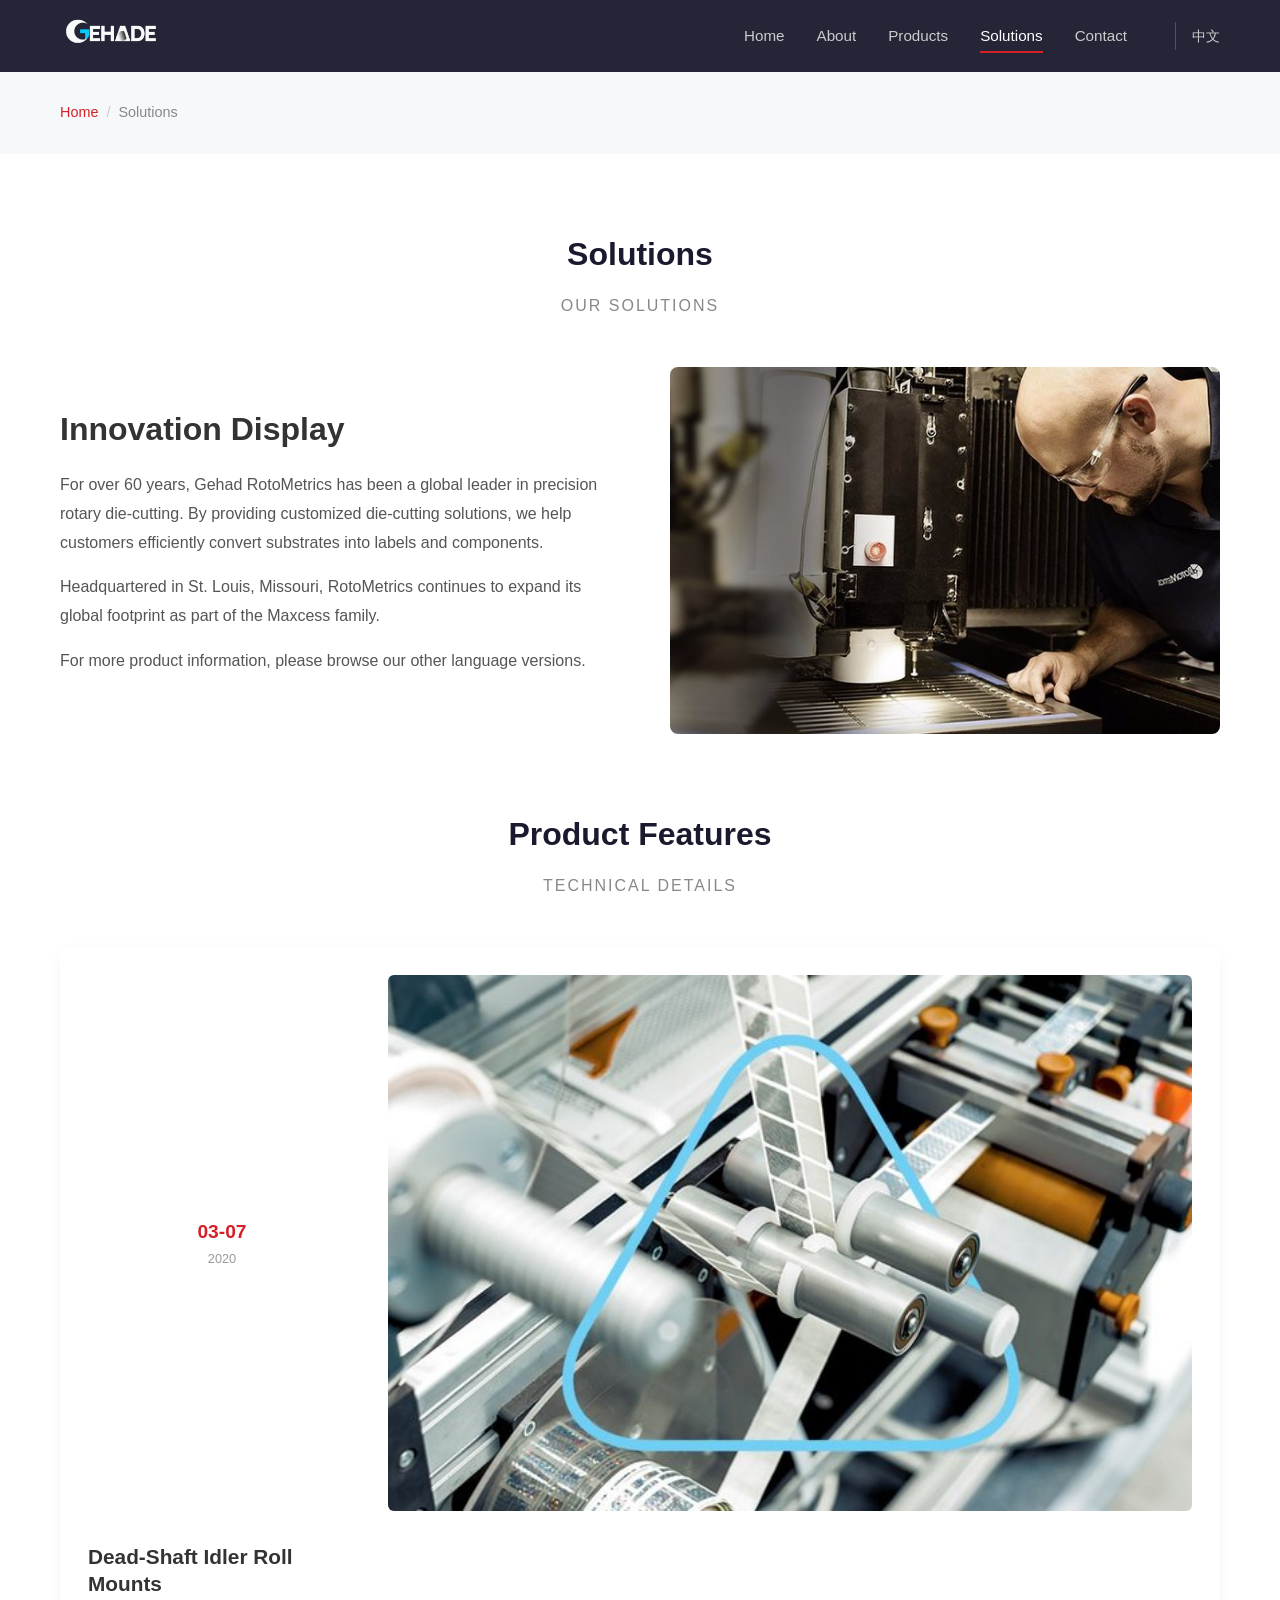
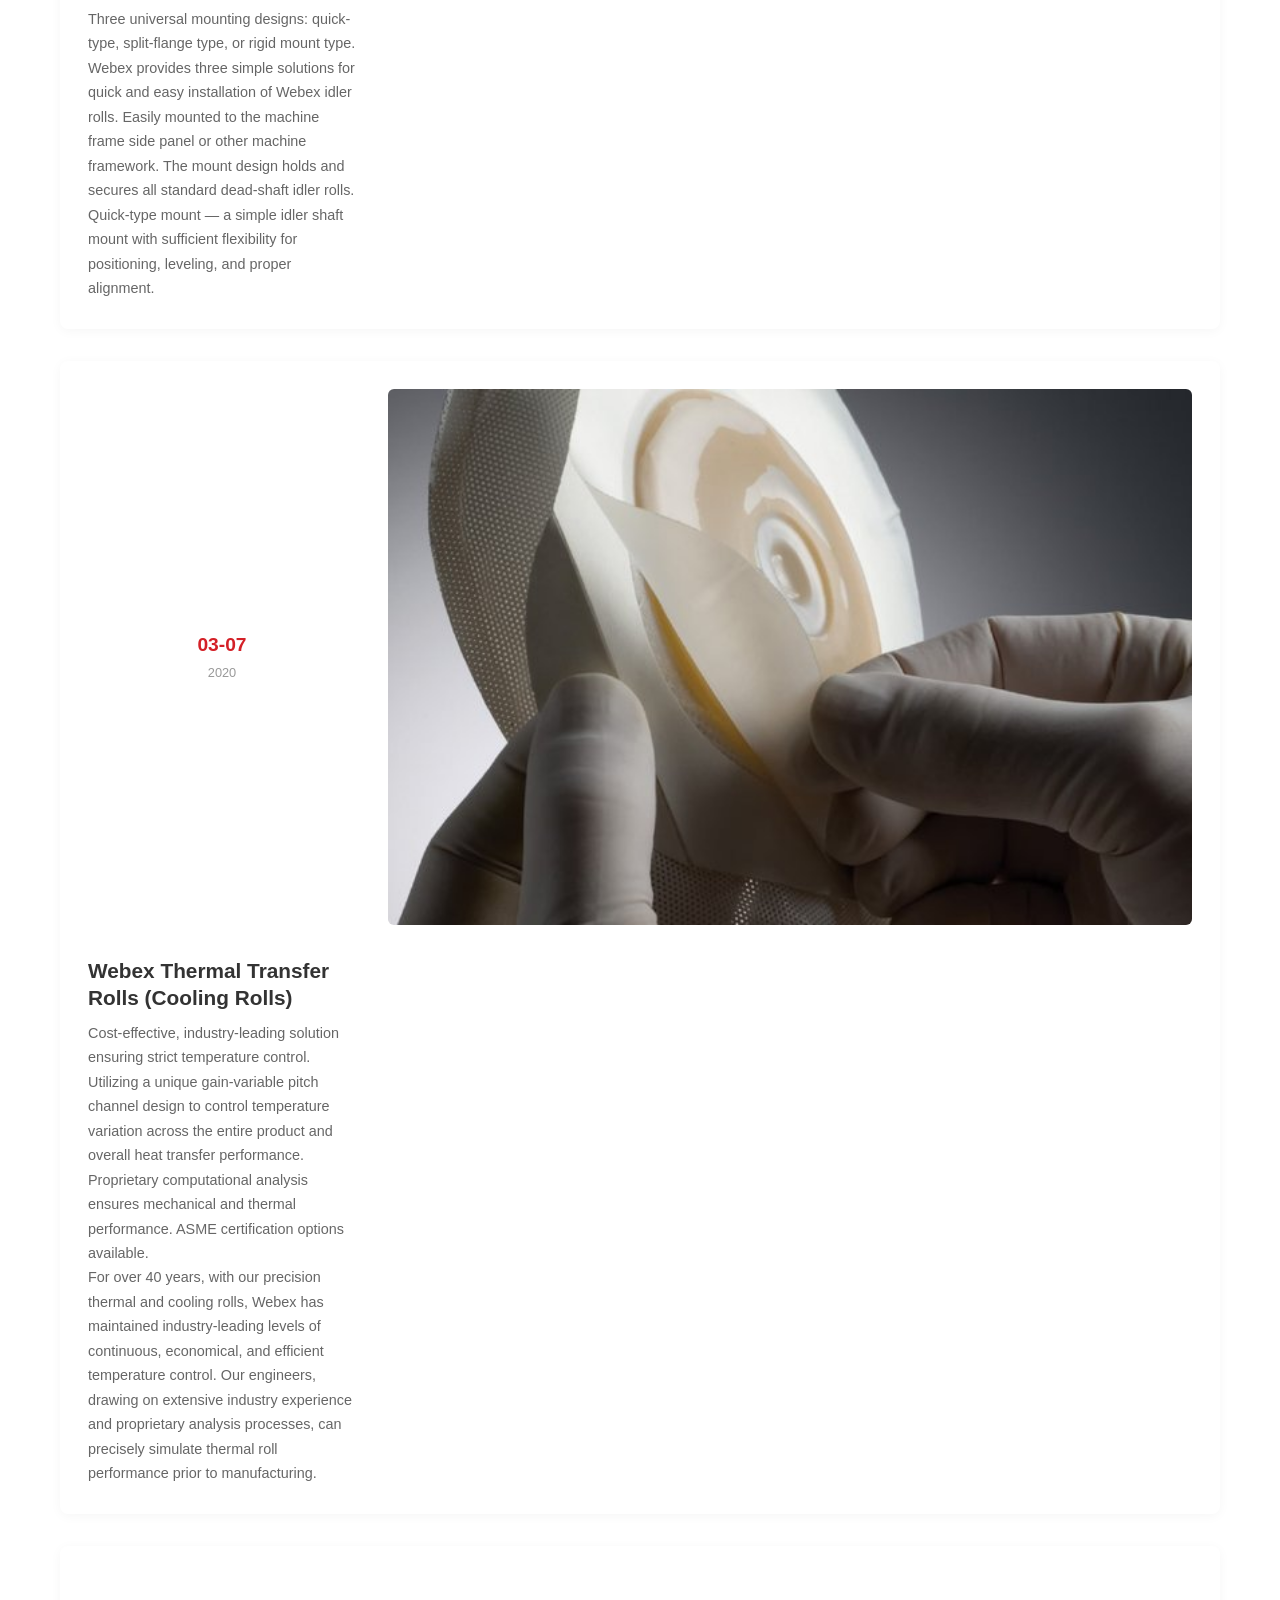
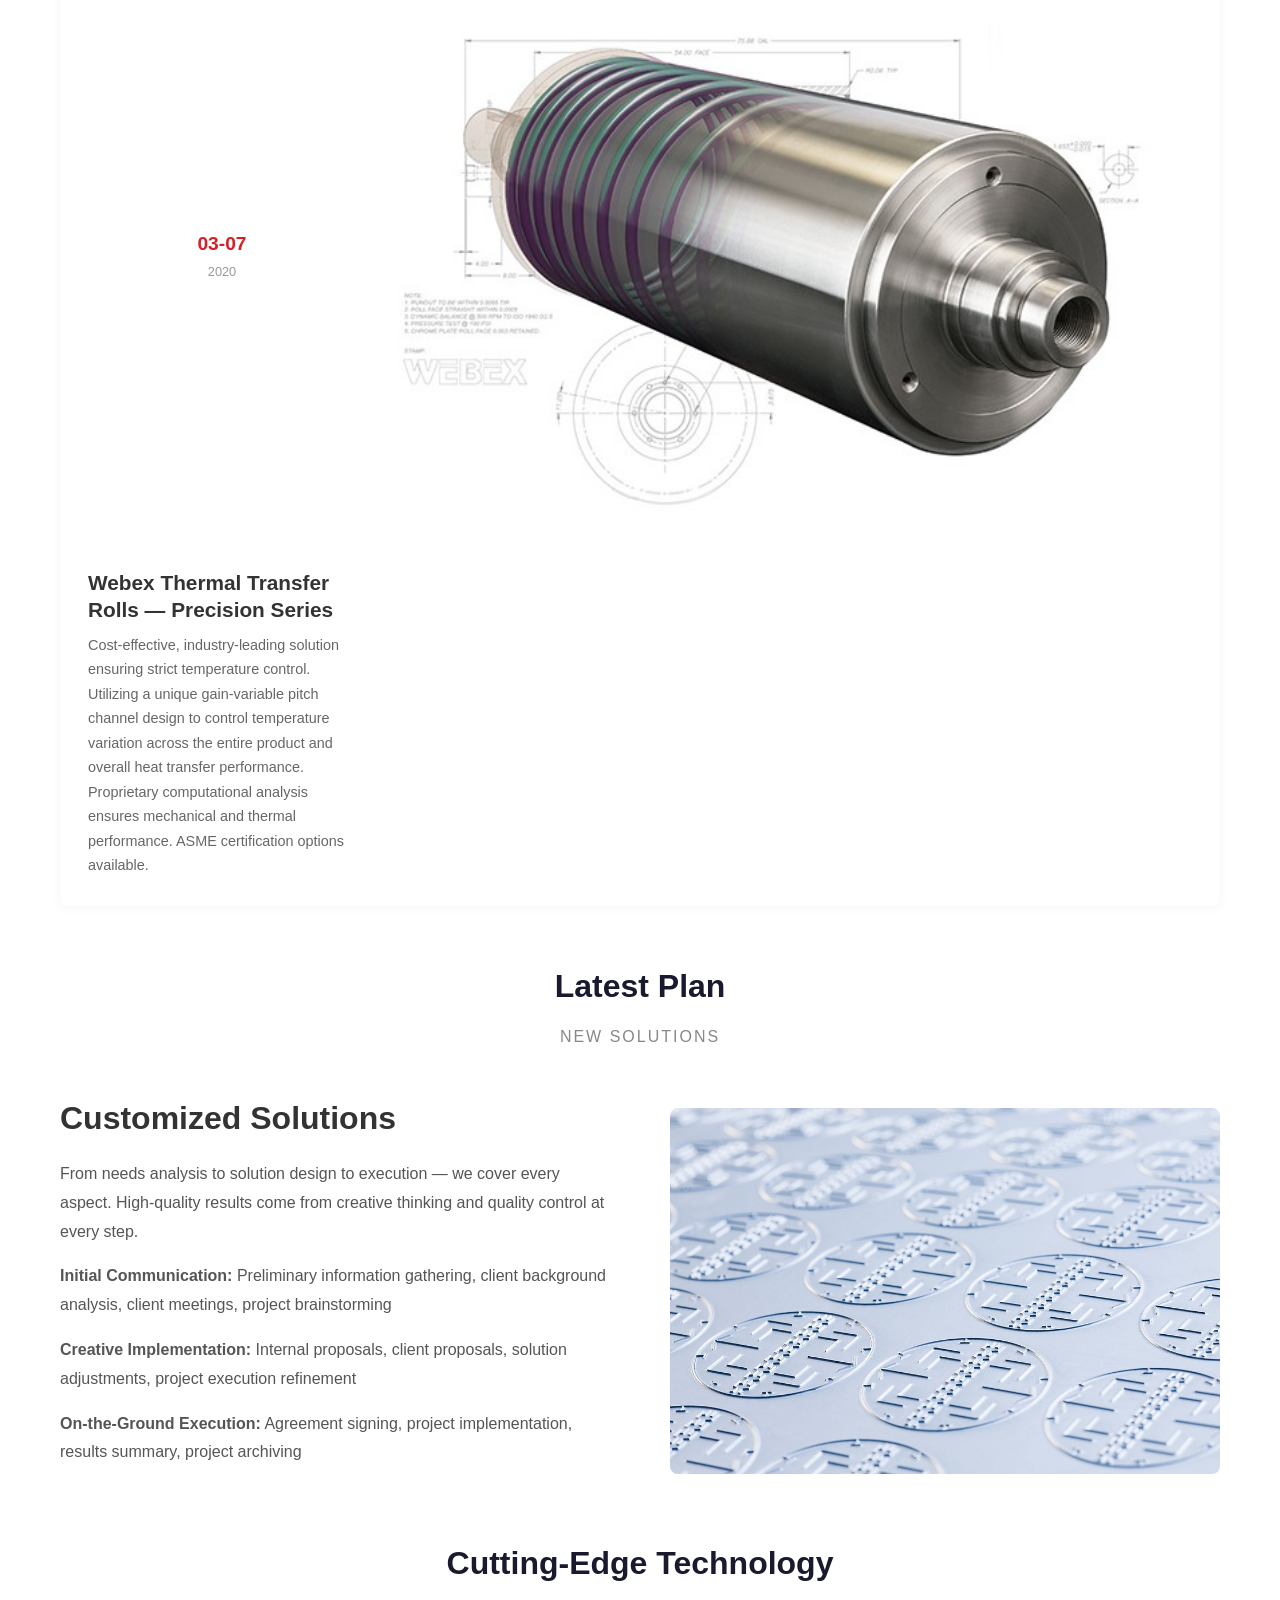
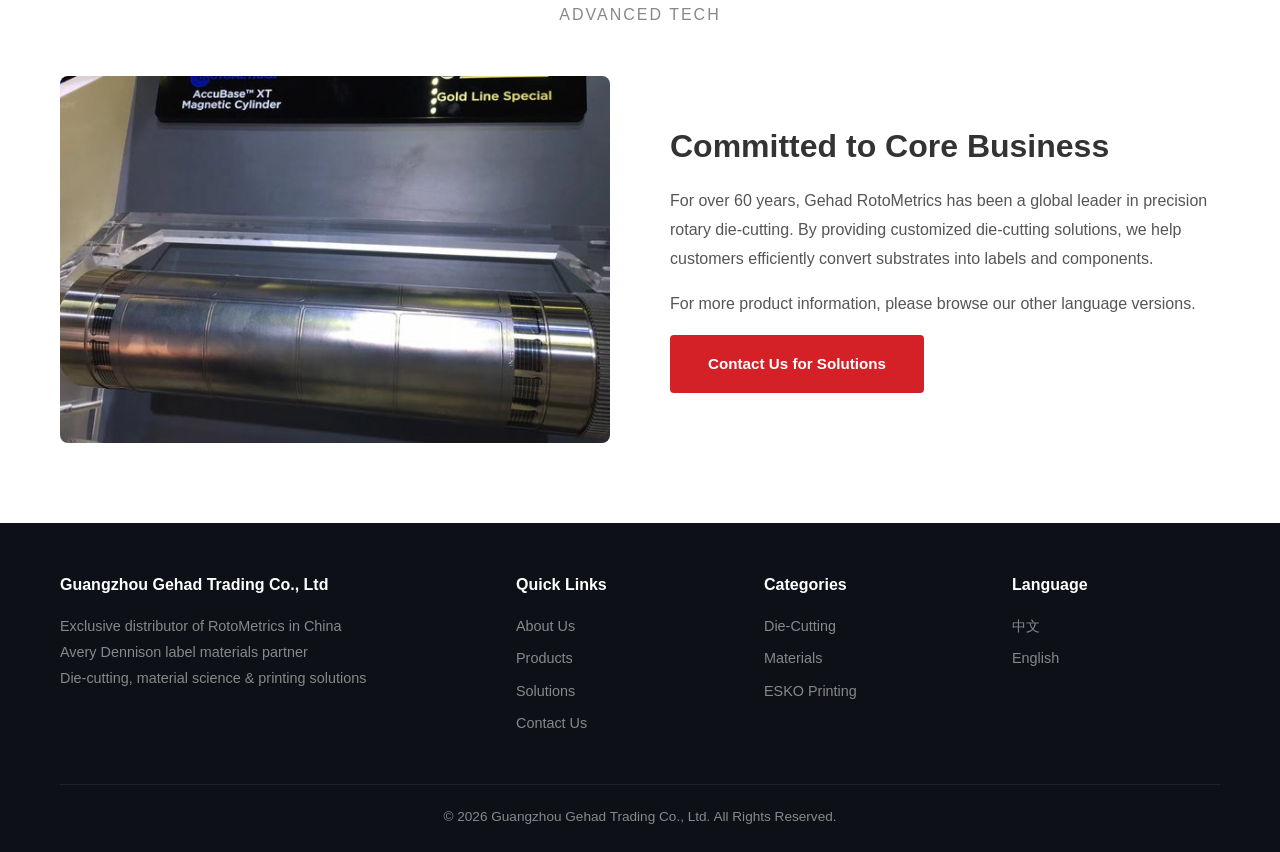
<file: en/solutions.html>
<!DOCTYPE html>
<html lang="en">
<head>
<meta charset="UTF-8">
<meta name="viewport" content="width=device-width, initial-scale=1.0">
<title>Solutions — Product Features · Innovation — Guangzhou Gehad Trading Co., Ltd</title>
<meta name="description" content="Solutions from Guangzhou Gehad: dead-shaft idler roll mounts, Webex thermal transfer rolls (cooling rolls), precision temperature control.">
<meta name="keywords" content="solutions, product features, Webex thermal rolls, dead-shaft idler mounts, precision cooling rolls">
<link rel="stylesheet" href="../css/style.css">
<link rel="icon" href="../images/126.ico" type="image/x-icon">
</head>
<body>

<header class="header">
  <div class="container header-inner">
    <a href="index.html" class="logo"><img src="../images/107.png" alt="Guangzhou Gehad Trading Co., Ltd"></a>
    <nav class="nav">
      <a href="index.html">Home</a>
      <a href="about.html">About</a>
      <a href="products.html">Products</a>
      <a href="solutions.html" class="active">Solutions</a>
      <a href="contact.html">Contact</a>
      <span class="nav-lang"><a href="../index.html">中文</a></span>
    </nav>
    <button class="menu-toggle" aria-label="Menu"><span></span><span></span><span></span></button>
  </div>
</header>

<div class="breadcrumb">
  <div class="container">
    <a href="index.html">Home</a><span>/</span>Solutions
  </div>
</div>

<section class="section">
  <div class="container">
    <div class="section-title">
      <h2>Solutions</h2>
      <div class="subtitle">Our Solutions</div>
    </div>

    <div class="content-block" id="innovation" style="margin-bottom: 80px;">
      <div class="content-text">
        <h2>Innovation Display</h2>
        <p>For over 60 years, Gehad RotoMetrics has been a global leader in precision rotary die-cutting. By providing customized die-cutting solutions, we help customers efficiently convert substrates into labels and components.</p>
        <p>Headquartered in St. Louis, Missouri, RotoMetrics continues to expand its global footprint as part of the Maxcess family.</p>
        <p>For more product information, please browse our other language versions.</p>
      </div>
      <div class="content-img">
        <img src="../images/solu_innovation.jpeg" alt="Innovation Display Image" style="width:100%;height:100%;object-fit:cover">
      </div>
    </div>

    <div id="features" style="margin-bottom: 60px;">
      <div class="section-title">
        <h2>Product Features</h2>
        <div class="subtitle">Technical Details</div>
      </div>

      <div class="solution-list">
        <div class="solution-item">
          <div class="solution-date">03-07<br><small>2020</small></div>
          <div class="solution-img">
            <img src="../images/solu_feature1.jpg" alt="" style="width:100%;height:100%;object-fit:cover">
          </div>
          <div class="solution-text">
            <h3>Dead-Shaft Idler Roll Mounts</h3>
            <p>Three universal mounting designs: quick-type, split-flange type, or rigid mount type. Webex provides three simple solutions for quick and easy installation of Webex idler rolls. Easily mounted to the machine frame side panel or other machine framework. The mount design holds and secures all standard dead-shaft idler rolls. Quick-type mount — a simple idler shaft mount with sufficient flexibility for positioning, leveling, and proper alignment.</p>
          </div>
        </div>

        <div class="solution-item">
          <div class="solution-date">03-07<br><small>2020</small></div>
          <div class="solution-img">
            <img src="../images/solu_latest.jpg" alt="" style="width:100%;height:100%;object-fit:cover">
          </div>
          <div class="solution-text">
            <h3>Webex Thermal Transfer Rolls (Cooling Rolls)</h3>
            <p>Cost-effective, industry-leading solution ensuring strict temperature control. Utilizing a unique gain-variable pitch channel design to control temperature variation across the entire product and overall heat transfer performance. Proprietary computational analysis ensures mechanical and thermal performance. ASME certification options available.</p>
            <p>For over 40 years, with our precision thermal and cooling rolls, Webex has maintained industry-leading levels of continuous, economical, and efficient temperature control. Our engineers, drawing on extensive industry experience and proprietary analysis processes, can precisely simulate thermal roll performance prior to manufacturing.</p>
          </div>
        </div>

        <div class="solution-item">
          <div class="solution-date">03-07<br><small>2020</small></div>
          <div class="solution-img">
            <img src="../images/079.jpg" alt="" style="width:100%;height:100%;object-fit:cover">
          </div>
          <div class="solution-text">
            <h3>Webex Thermal Transfer Rolls — Precision Series</h3>
            <p>Cost-effective, industry-leading solution ensuring strict temperature control. Utilizing a unique gain-variable pitch channel design to control temperature variation across the entire product and overall heat transfer performance. Proprietary computational analysis ensures mechanical and thermal performance. ASME certification options available.</p>
          </div>
        </div>
      </div>
    </div>

    <div id="latest" style="margin-bottom: 60px;">
      <div class="section-title">
        <h2>Latest Plan</h2>
        <div class="subtitle">New Solutions</div>
      </div>
      <div class="content-block">
        <div class="content-text">
          <h2>Customized Solutions</h2>
          <p>From needs analysis to solution design to execution — we cover every aspect. High-quality results come from creative thinking and quality control at every step.</p>
          <p><strong>Initial Communication:</strong> Preliminary information gathering, client background analysis, client meetings, project brainstorming</p>
          <p><strong>Creative Implementation:</strong> Internal proposals, client proposals, solution adjustments, project execution refinement</p>
          <p><strong>On-the-Ground Execution:</strong> Agreement signing, project implementation, results summary, project archiving</p>
        </div>
        <div class="content-img">
          <img src="../images/075.jpg" alt="Latest Plan Image" style="width:100%;height:100%;object-fit:cover">
        </div>
      </div>
    </div>

    <div id="tech">
      <div class="section-title">
        <h2>Cutting-Edge Technology</h2>
        <div class="subtitle">Advanced Tech</div>
      </div>
      <div class="content-block reverse">
        <div class="content-text">
          <h2>Committed to Core Business</h2>
          <p>For over 60 years, Gehad RotoMetrics has been a global leader in precision rotary die-cutting. By providing customized die-cutting solutions, we help customers efficiently convert substrates into labels and components.</p>
          <p>For more product information, please browse our other language versions.</p>
          <a href="contact.html" class="btn btn-primary">Contact Us for Solutions</a>
        </div>
        <div class="content-img">
          <img src="../images/solu_tech.jpeg" alt="Cutting-Edge Tech Image" style="width:100%;height:100%;object-fit:cover">
        </div>
      </div>
    </div>

  </div>
</section>

<footer class="footer">
  <div class="container">
    <div class="footer-grid">
      <div class="footer-col">
        <h4>Guangzhou Gehad Trading Co., Ltd</h4>
        <p>Exclusive distributor of RotoMetrics in China<br>Avery Dennison label materials partner<br>Die-cutting, material science & printing solutions</p>
      </div>
      <div class="footer-col">
        <h4>Quick Links</h4>
        <a href="about.html">About Us</a>
        <a href="products.html">Products</a>
        <a href="solutions.html">Solutions</a>
        <a href="contact.html">Contact Us</a>
      </div>
      <div class="footer-col">
        <h4>Categories</h4>
        <a href="products.html#diecut">Die-Cutting</a>
        <a href="products.html#materials">Materials</a>
        <a href="products.html#esko">ESKO Printing</a>
      </div>
      <div class="footer-col">
        <h4>Language</h4>
        <a href="../index.html">中文</a>
        <a href="index.html">English</a>
      </div>
    </div>
    <div class="footer-bottom">
      <p>&copy; 2026 Guangzhou Gehad Trading Co., Ltd. All Rights Reserved.</p>
    </div>
  </div>
</footer>

<script src="../js/main.js"></script>
</body>
</html>
</file>
<file: css/style.css>
/* ============================================================
   广州市哥哈德贸易有限公司 / Guangzhou Gehad Trading Co., Ltd
   网站样式表 - 重建版 2026-07-01
   ============================================================ */

/* --- Reset & Base --- */
*, *::before, *::after { box-sizing: border-box; margin: 0; padding: 0; }
html { scroll-behavior: smooth; font-size: 16px; }
body {
  font-family: "PingFang SC", "Microsoft YaHei", "Helvetica Neue", Arial, sans-serif;
  color: #333;
  line-height: 1.7;
  background: #fff;
  overflow-x: hidden;
}
a { text-decoration: none; color: inherit; }
ul { list-style: none; }
img { max-width: 100%; height: auto; display: block; }
.container { max-width: 1200px; margin: 0 auto; padding: 0 20px; }
.section { padding: 80px 0; }
.section-gray { background: #f7f8fa; }
.section-dark { background: #1a1a2e; color: #fff; }

/* --- Typography --- */
h1, h2, h3 { font-weight: 700; line-height: 1.3; }
h1 { font-size: 2.5rem; }
h2 { font-size: 2rem; margin-bottom: 16px; }
h3 { font-size: 1.3rem; margin-bottom: 8px; }
.section-title {
  text-align: center;
  margin-bottom: 48px;
}
.section-title h2 { color: #1a1a2e; }
.section-title .subtitle {
  color: #888;
  font-size: 1rem;
  text-transform: uppercase;
  letter-spacing: 2px;
  margin-top: 4px;
}
.section-dark .section-title h2 { color: #fff; }

/* --- Buttons --- */
.btn {
  display: inline-block;
  padding: 14px 36px;
  border-radius: 4px;
  font-weight: 600;
  font-size: 0.95rem;
  transition: all 0.3s;
  cursor: pointer;
  border: 2px solid transparent;
}
.btn-primary {
  background: #d42027;
  color: #fff;
}
.btn-primary:hover { background: #b01b21; }
.btn-outline {
  border-color: #fff;
  color: #fff;
}
.btn-outline:hover { background: #fff; color: #1a1a2e; }
.btn-outline-dark {
  border-color: #333;
  color: #333;
}
.btn-outline-dark:hover { background: #333; color: #fff; }

/* --- Header / Navigation --- */
.header {
  position: fixed;
  top: 0; left: 0; width: 100%;
  z-index: 1000;
  background: rgba(26, 26, 46, 0.95);
  backdrop-filter: blur(10px);
  transition: background 0.3s;
}
.header-inner {
  display: flex;
  align-items: center;
  justify-content: space-between;
  height: 72px;
}
.logo { height: 44px; }
.logo img { height: 44px; }
.nav { display: flex; align-items: center; gap: 32px; }
.nav a {
  color: #ccc;
  font-size: 0.95rem;
  font-weight: 500;
  transition: color 0.3s;
  position: relative;
}
.nav a:hover, .nav a.active { color: #fff; }
.nav a.active::after {
  content: '';
  position: absolute;
  bottom: -4px; left: 0; width: 100%;
  height: 2px;
  background: #d42027;
}
.nav-lang {
  margin-left: 16px;
  padding-left: 16px;
  border-left: 1px solid rgba(255,255,255,0.2);
}
.nav-lang a { font-size: 0.85rem; }

/* Mobile menu */
.menu-toggle {
  display: none;
  background: none; border: none;
  cursor: pointer;
  padding: 8px;
}
.menu-toggle span {
  display: block;
  width: 24px; height: 2px;
  background: #fff;
  margin: 5px 0;
  transition: 0.3s;
}

/* --- Hero Section --- */
.hero {
  position: relative;
  min-height: 100vh;
  display: flex;
  align-items: center;
  background: linear-gradient(135deg, #1a1a2e 0%, #16213e 50%, #0f3460 100%);
  overflow: hidden;
}
.hero::before {
  content: '';
  position: absolute;
  top: 0; left: 0; right: 0; bottom: 0;
  background: url("data:image/svg+xml,%3Csvg width='60' height='60' viewBox='0 0 60 60' xmlns='http://www.w3.org/2000/svg'%3E%3Cg fill='none' fill-rule='evenodd'%3E%3Cg fill='%23ffffff' fill-opacity='0.03'%3E%3Cpath d='M36 34v-4h-2v4h-4v2h4v4h2v-4h4v-2h-4zm0-30V0h-2v4h-4v2h4v4h2V6h4V4h-4zM6 34v-4H4v4H0v2h4v4h2v-4h4v-2H6zM6 4V0H4v4H0v2h4v4h2V6h4V4H6z'/%3E%3C/g%3E%3C/g%3E%3C/svg%3E");
}
.hero-content { position: relative; z-index: 1; max-width: 700px; }
.hero h1 {
  font-size: 3.2rem;
  color: #fff;
  margin-bottom: 20px;
  line-height: 1.2;
}
.hero h1 span { color: #d42027; }
.hero p {
  font-size: 1.15rem;
  color: #aaa;
  margin-bottom: 36px;
  line-height: 1.8;
}
.hero-buttons { display: flex; gap: 16px; flex-wrap: wrap; }

/* --- Stats Row --- */
.stats {
  display: grid;
  grid-template-columns: repeat(4, 1fr);
  gap: 0;
  border-top: 1px solid #eee;
}
.stat-item {
  text-align: center;
  padding: 48px 16px;
  border-right: 1px solid #eee;
}
.stat-item:last-child { border-right: none; }
.stat-item .number {
  font-size: 2.5rem;
  font-weight: 700;
  color: #d42027;
}
.stat-item .label { color: #666; margin-top: 8px; font-size: 0.95rem; }

/* --- Business Cards --- */
.business-grid {
  display: grid;
  grid-template-columns: repeat(3, 1fr);
  gap: 30px;
}
.business-card {
  background: #fff;
  border-radius: 8px;
  overflow: hidden;
  box-shadow: 0 2px 20px rgba(0,0,0,0.06);
  transition: transform 0.3s, box-shadow 0.3s;
}
.business-card:hover {
  transform: translateY(-4px);
  box-shadow: 0 8px 30px rgba(0,0,0,0.12);
}
.business-card .card-img {
  height: 220px;
  background: #e8ecf1;
  display: flex;
  align-items: center;
  justify-content: center;
  color: #999;
  font-size: 0.9rem;
  overflow: hidden;
}
.business-card .card-img img { width: 100%; height: 100%; object-fit: cover; }
.business-card .card-body { padding: 28px; }
.business-card .card-body h3 { margin-bottom: 6px; font-size: 1.15rem; }
.business-card .card-body .en-name {
  color: #d42027;
  font-size: 0.85rem;
  font-weight: 500;
  margin-bottom: 12px;
}
.business-card .card-body p {
  color: #666;
  font-size: 0.9rem;
  line-height: 1.7;
  margin-bottom: 16px;
}
.business-card .card-link {
  color: #d42027;
  font-weight: 600;
  font-size: 0.9rem;
  display: inline-flex;
  align-items: center;
  gap: 4px;
}
.business-card .card-link::after { content: '→'; }

/* --- Innovation Cards --- */
.innovation-grid {
  display: grid;
  grid-template-columns: repeat(4, 1fr);
  gap: 24px;
}
.innovation-card {
  text-align: center;
  padding: 40px 20px;
  border-radius: 8px;
  background: rgba(255,255,255,0.05);
  transition: background 0.3s;
}
.innovation-card:hover { background: rgba(255,255,255,0.1); }
.innovation-card .icon-img {
  width: 80px; height: 80px;
  margin: 0 auto 20px;
  border-radius: 50%;
  background: rgba(212,32,39,0.2);
  display: flex;
  align-items: center;
  justify-content: center;
  font-size: 2rem;
}
.innovation-card h3 { color: #fff; font-size: 1rem; }
.innovation-card .en { color: #888; font-size: 0.8rem; margin-top: 4px; }

/* --- Partners --- */
.partners-grid {
  display: grid;
  grid-template-columns: repeat(6, 1fr);
  gap: 20px;
  align-items: center;
}
.partner-item {
  text-align: center;
  padding: 8px;
  background: #fff;
  border-radius: 8px;
  box-shadow: 0 1px 4px rgba(0,0,0,0.05);
  color: #999;
  font-size: 0.85rem;
  min-height: 200px;
  display: flex;
  align-items: center;
  justify-content: center;
  overflow: hidden;
}

/* --- About Page --- */
.about-hero {
  padding: 160px 0 80px;
  background: linear-gradient(135deg, #1a1a2e, #16213e);
  text-align: center;
  color: #fff;
}
.about-hero h1 { font-size: 2.5rem; }

/* --- Content Blocks --- */
.content-block {
  display: grid;
  grid-template-columns: 1fr 1fr;
  gap: 60px;
  align-items: center;
}
.content-block.reverse { direction: rtl; }
.content-block.reverse .content-text { direction: ltr; }
.content-img {
  background: #e8ecf1;
  border-radius: 8px;
  min-height: 360px;
  display: flex;
  align-items: center;
  justify-content: center;
  color: #999;
  overflow: hidden;
}
.content-img img { width: 100%; height: 100%; object-fit: cover; }
.content-text h2 { margin-bottom: 20px; }
.content-text p {
  color: #555;
  margin-bottom: 16px;
  line-height: 1.8;
}

/* --- Product List --- */
.product-list {
  display: grid;
  grid-template-columns: 1fr;
  gap: 48px;
  margin-top: 40px;
}
.product-item {
  display: grid;
  grid-template-columns: 1fr 2fr;
  gap: 40px;
  align-items: start;
  padding-bottom: 48px;
  border-bottom: 1px solid #eee;
}
.product-item:last-child { border-bottom: none; }
.product-img {
  background: #e8ecf1;
  border-radius: 8px;
  min-height: 250px;
  display: flex;
  align-items: center;
  justify-content: center;
  color: #999;
  overflow: hidden;
}
.product-img img { width: 100%; height: 100%; object-fit: cover; }
.product-info h3 { font-size: 1.3rem; margin-bottom: 4px; }
.product-info .en { color: #d42027; font-size: 0.85rem; margin-bottom: 16px; }
.product-info p { color: #555; line-height: 1.8; margin-bottom: 12px; }

/* --- Solution List --- */
.solution-list {
  display: grid;
  grid-template-columns: 1fr;
  gap: 32px;
  margin-top: 40px;
}
.solution-item {
  display: grid;
  grid-template-columns: 1fr 3fr;
  gap: 32px;
  padding: 28px;
  background: #fff;
  border-radius: 8px;
  box-shadow: 0 2px 12px rgba(0,0,0,0.04);
  align-items: center;
}
.solution-date {
  text-align: center;
  color: #d42027;
  font-weight: 700;
  font-size: 1.2rem;
}
.solution-date small { display: block; color: #999; font-weight: 400; font-size: 0.8rem; }
.solution-img {
  background: #e8ecf1;
  border-radius: 6px;
  min-height: 160px;
  display: flex;
  align-items: center;
  justify-content: center;
  color: #999;
  overflow: hidden;
}
.solution-img img { width: 100%; height: 100%; object-fit: cover; }
.solution-text h3 { margin-bottom: 10px; }
.solution-text p { color: #666; font-size: 0.9rem; line-height: 1.7; }

/* --- Contact Page --- */
.contact-grid {
  display: grid;
  grid-template-columns: 1fr 1fr;
  gap: 60px;
}
.contact-info h2 { margin-bottom: 24px; }
.contact-item {
  display: flex;
  align-items: flex-start;
  gap: 16px;
  margin-bottom: 20px;
}
.contact-item .icon {
  width: 44px; height: 44px;
  background: #d42027;
  border-radius: 50%;
  display: flex;
  align-items: center;
  justify-content: center;
  color: #fff;
  font-size: 1.2rem;
  flex-shrink: 0;
}
.contact-item .info { color: #555; line-height: 1.6; }
.contact-item .info strong { display: block; color: #333; margin-bottom: 2px; }
.qr-box { text-align: center; margin-top: 32px; }
.qr-box img { width: 140px; margin: 0 auto 12px; }
.qr-box p { color: #888; font-size: 0.85rem; }

/* --- Footer --- */
.footer {
  background: #0d1117;
  color: #888;
  padding: 48px 0 24px;
  font-size: 0.9rem;
}
.footer-grid {
  display: grid;
  grid-template-columns: 2fr 1fr 1fr 1fr;
  gap: 40px;
  margin-bottom: 40px;
}
.footer-col h4 { color: #fff; margin-bottom: 16px; font-size: 1rem; }
.footer-col p { line-height: 1.8; }
.footer-col a { display: block; color: #888; margin-bottom: 8px; transition: color 0.3s; }
.footer-col a:hover { color: #fff; }
.footer-bottom {
  border-top: 1px solid rgba(255,255,255,0.08);
  padding-top: 20px;
  text-align: center;
  font-size: 0.85rem;
}

/* --- Placeholder --- */
.placeholder-img {
  background: linear-gradient(135deg, #e0e5ec 0%, #f0f2f5 100%);
  display: flex;
  flex-direction: column;
  align-items: center;
  justify-content: center;
  gap: 8px;
  color: #aaa;
  font-size: 0.85rem;
  width: 100%;
  height: 100%;
}
.placeholder-img .ph-icon { font-size: 3rem; opacity: 0.5; }

/* --- Breadcrumb --- */
.breadcrumb {
  padding: 100px 0 30px;
  background: #f7f8fa;
  font-size: 0.9rem;
  color: #888;
}
.breadcrumb a { color: #d42027; }
.breadcrumb span { margin: 0 8px; color: #ccc; }

/* --- Responsive --- */
@media (max-width: 992px) {
  .business-grid { grid-template-columns: repeat(2, 1fr); }
  .innovation-grid { grid-template-columns: repeat(2, 1fr); }
  .partners-grid { grid-template-columns: repeat(3, 1fr); }
  .stats { grid-template-columns: repeat(2, 1fr); }
  .content-block, .content-block.reverse {
    grid-template-columns: 1fr;
    direction: ltr;
    gap: 30px;
  }
  .product-item { grid-template-columns: 1fr; }
  .solution-item { grid-template-columns: 1fr; }
  .contact-grid { grid-template-columns: 1fr; }
  .footer-grid { grid-template-columns: 1fr 1fr; }
  h1 { font-size: 2rem; }
  .hero h1 { font-size: 2.2rem; }
}

@media (max-width: 768px) {
  .container { padding: 0 16px; }
  .section { padding: 60px 0; }

  /* Mobile nav */
  .nav {
    position: fixed;
    top: 72px; left: 0; width: 100%;
    background: #1a1a2e;
    flex-direction: column;
    padding: 20px;
    gap: 16px;
    display: none;
    box-shadow: 0 4px 12px rgba(0,0,0,0.3);
  }
  .nav.open { display: flex; }
  .nav-lang { margin-left: 0; padding-left: 0; border-left: none; border-top: 1px solid rgba(255,255,255,0.1); padding-top: 16px; width: 100%; text-align: center; }
  .menu-toggle { display: block; }

  .business-grid { grid-template-columns: 1fr; }
  .innovation-grid { grid-template-columns: 1fr; }
  .partners-grid { grid-template-columns: repeat(2, 1fr); }
  .stats { grid-template-columns: 1fr 1fr; }
  .hero-buttons { flex-direction: column; }
  .hero h1 { font-size: 1.8rem; }
  .footer-grid { grid-template-columns: 1fr; }
  .solution-item { padding: 16px; }
  .header-inner { height: 60px; }
  .logo { height: 36px; }
  .logo img { height: 36px; }
}
</file>
